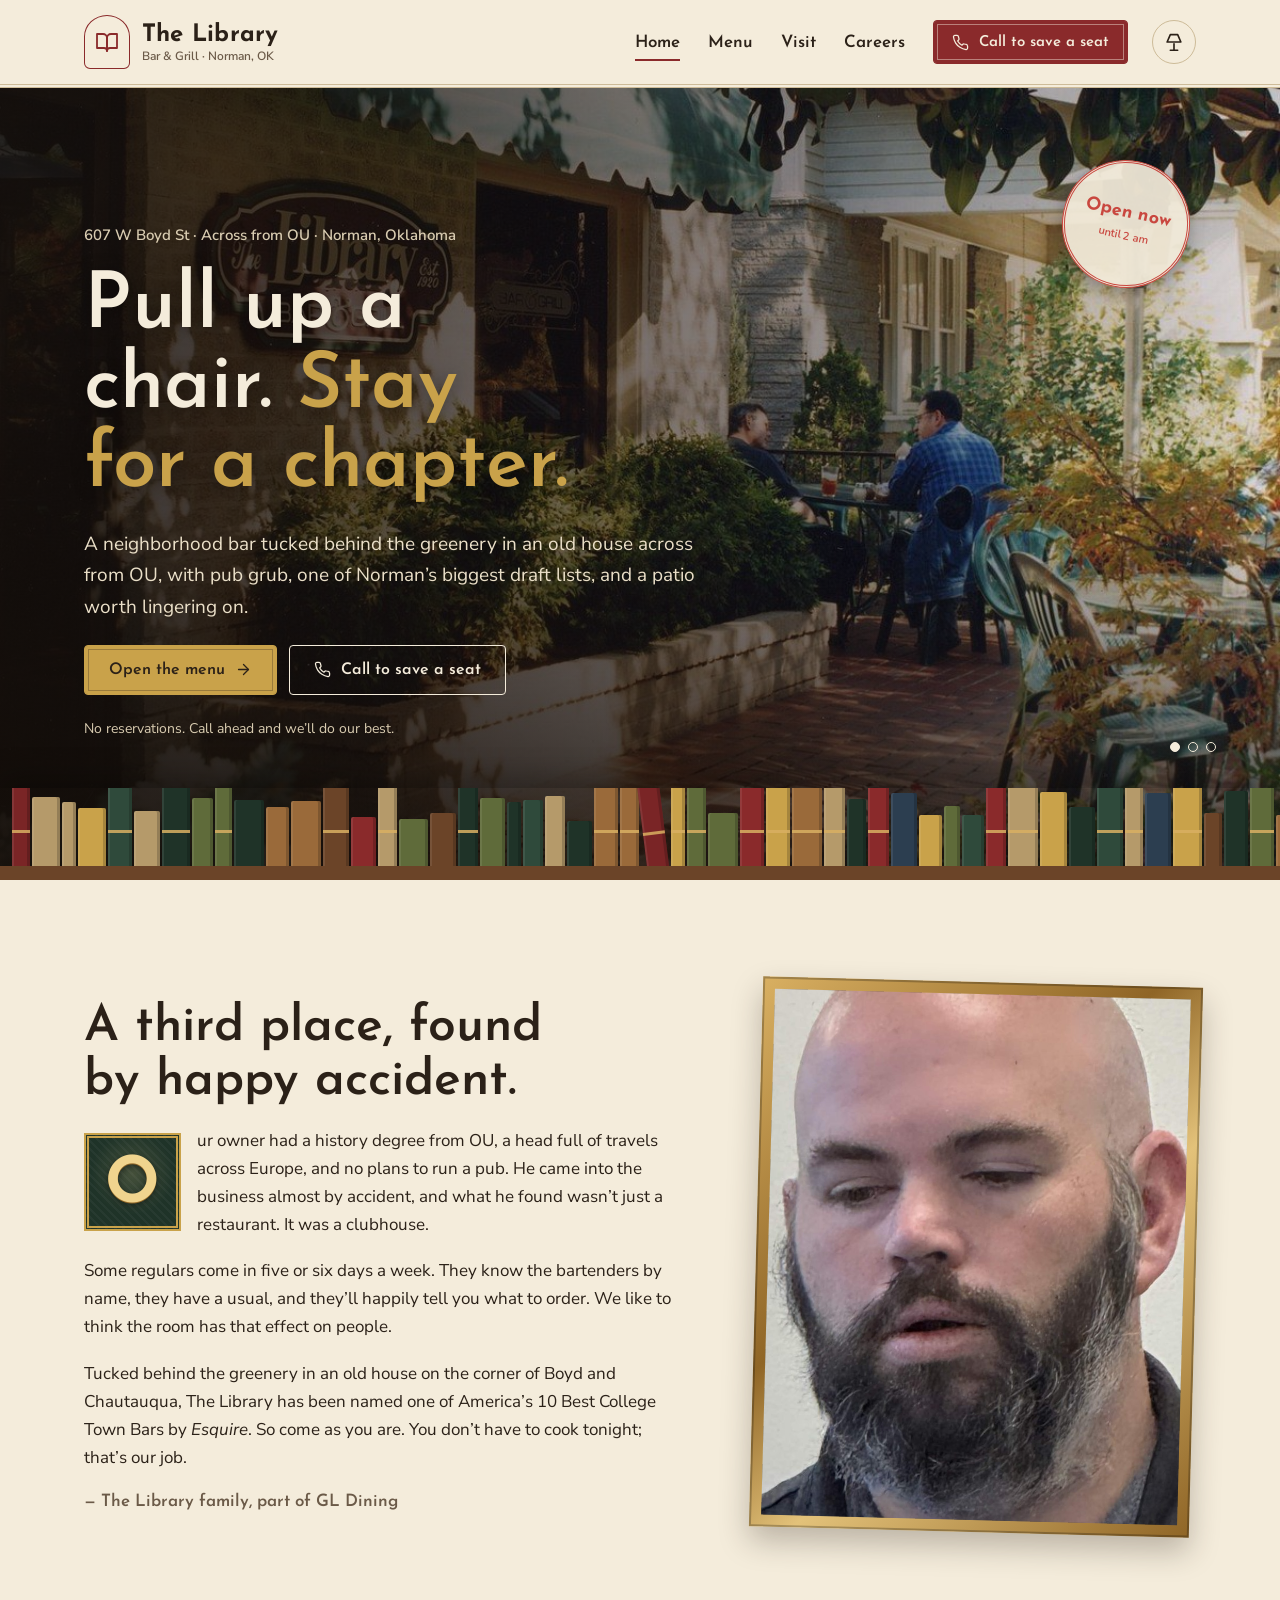
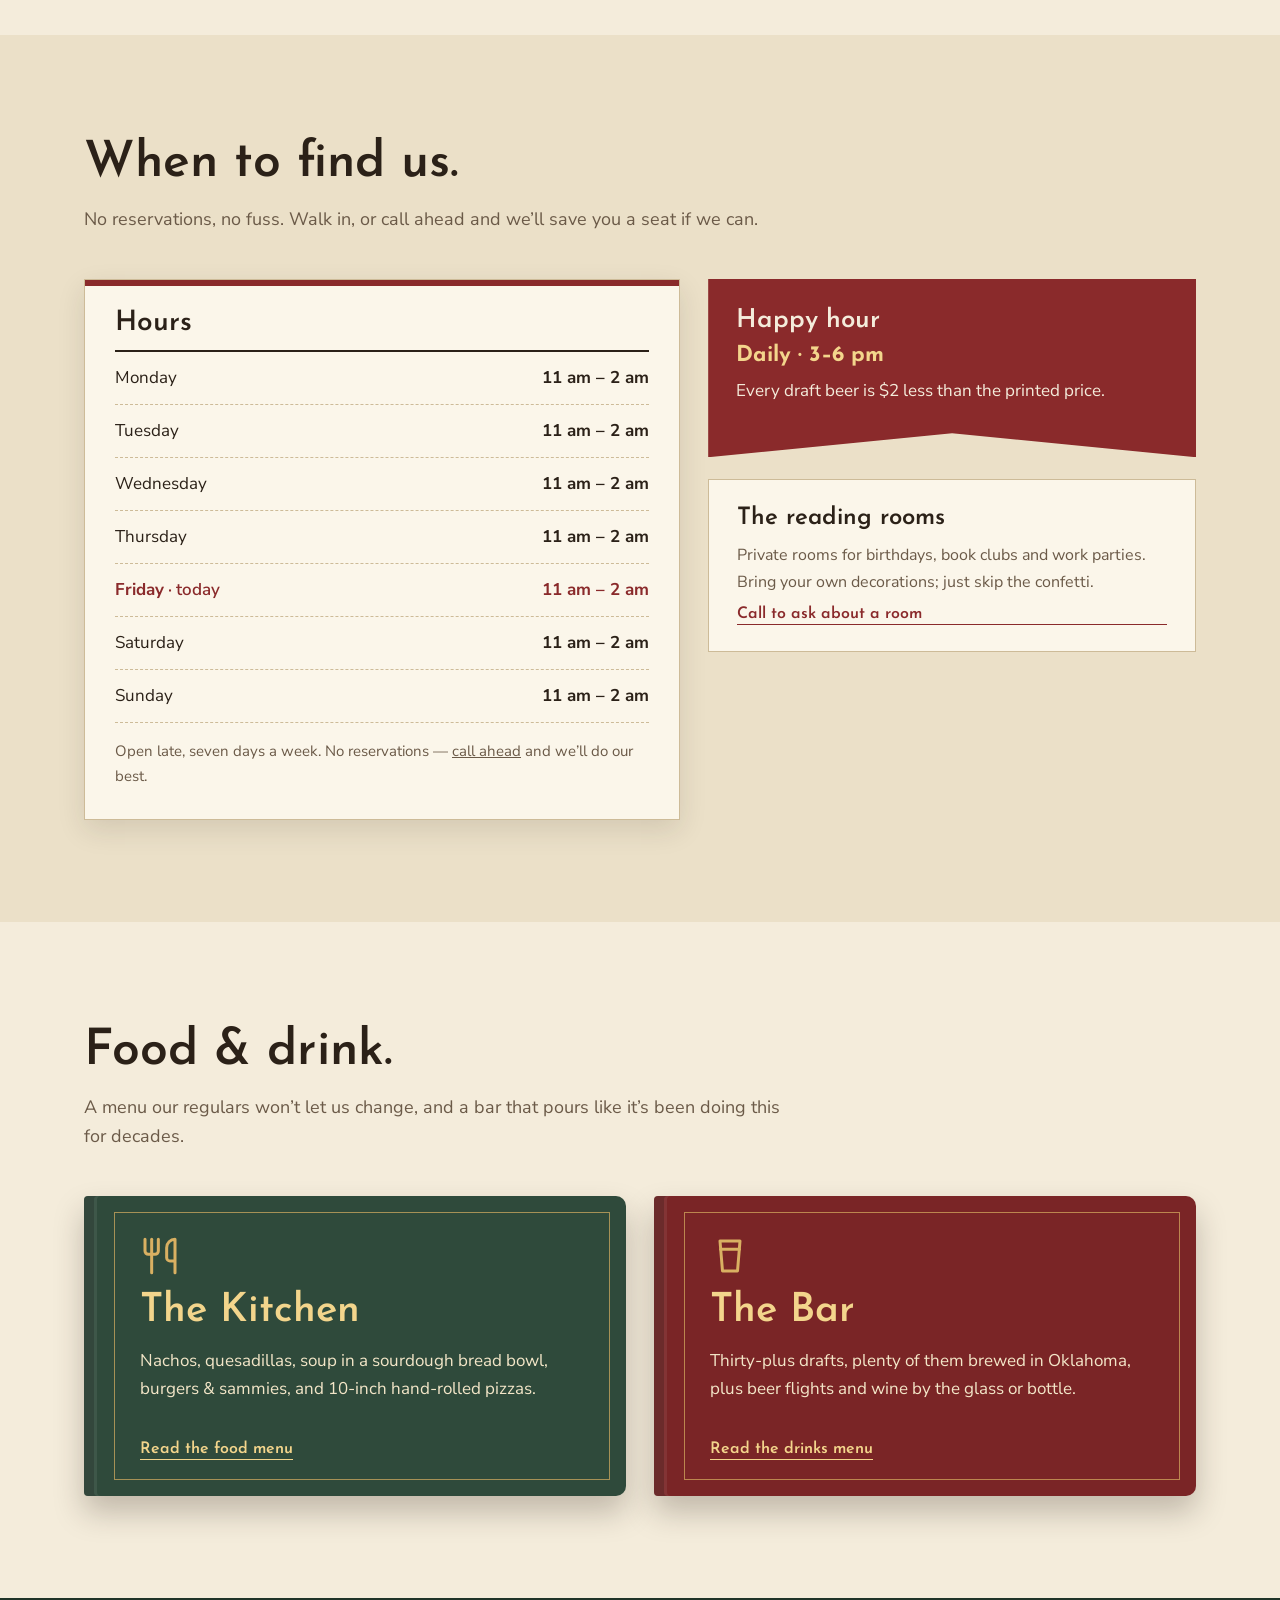
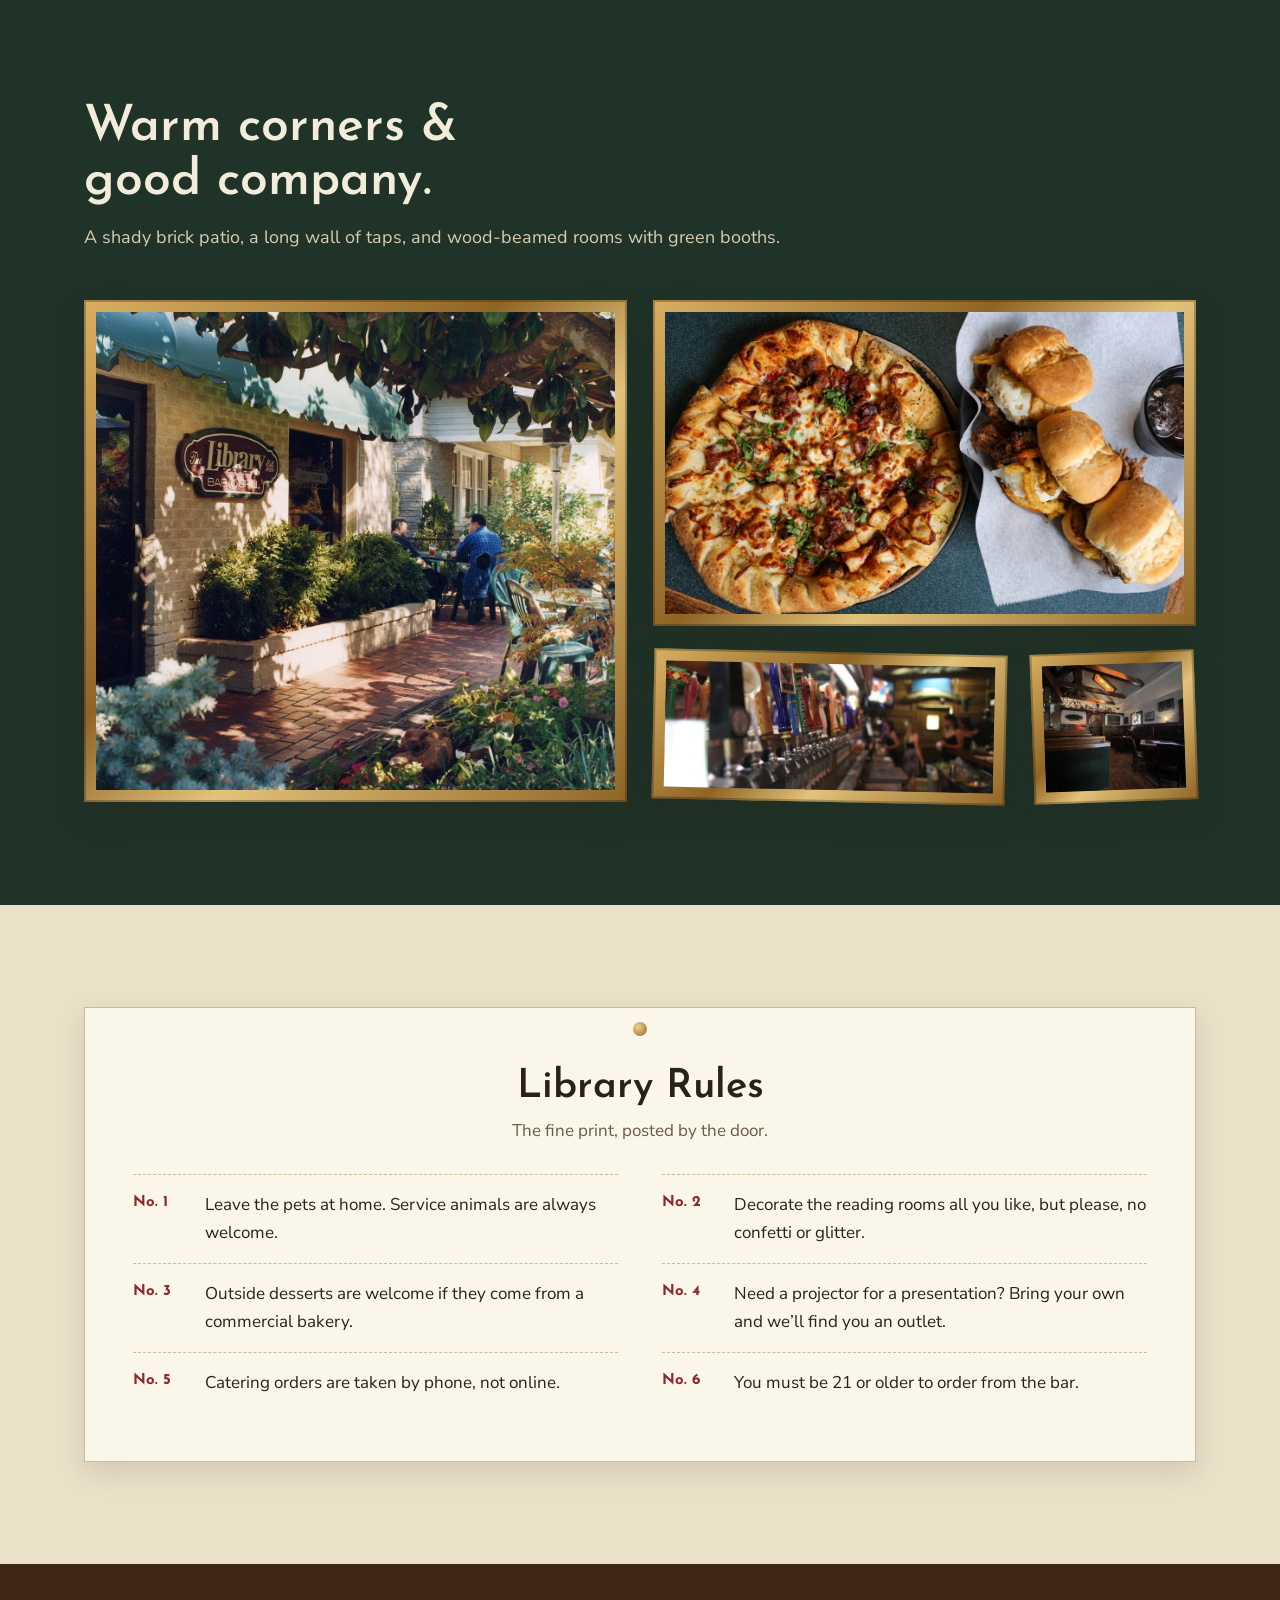
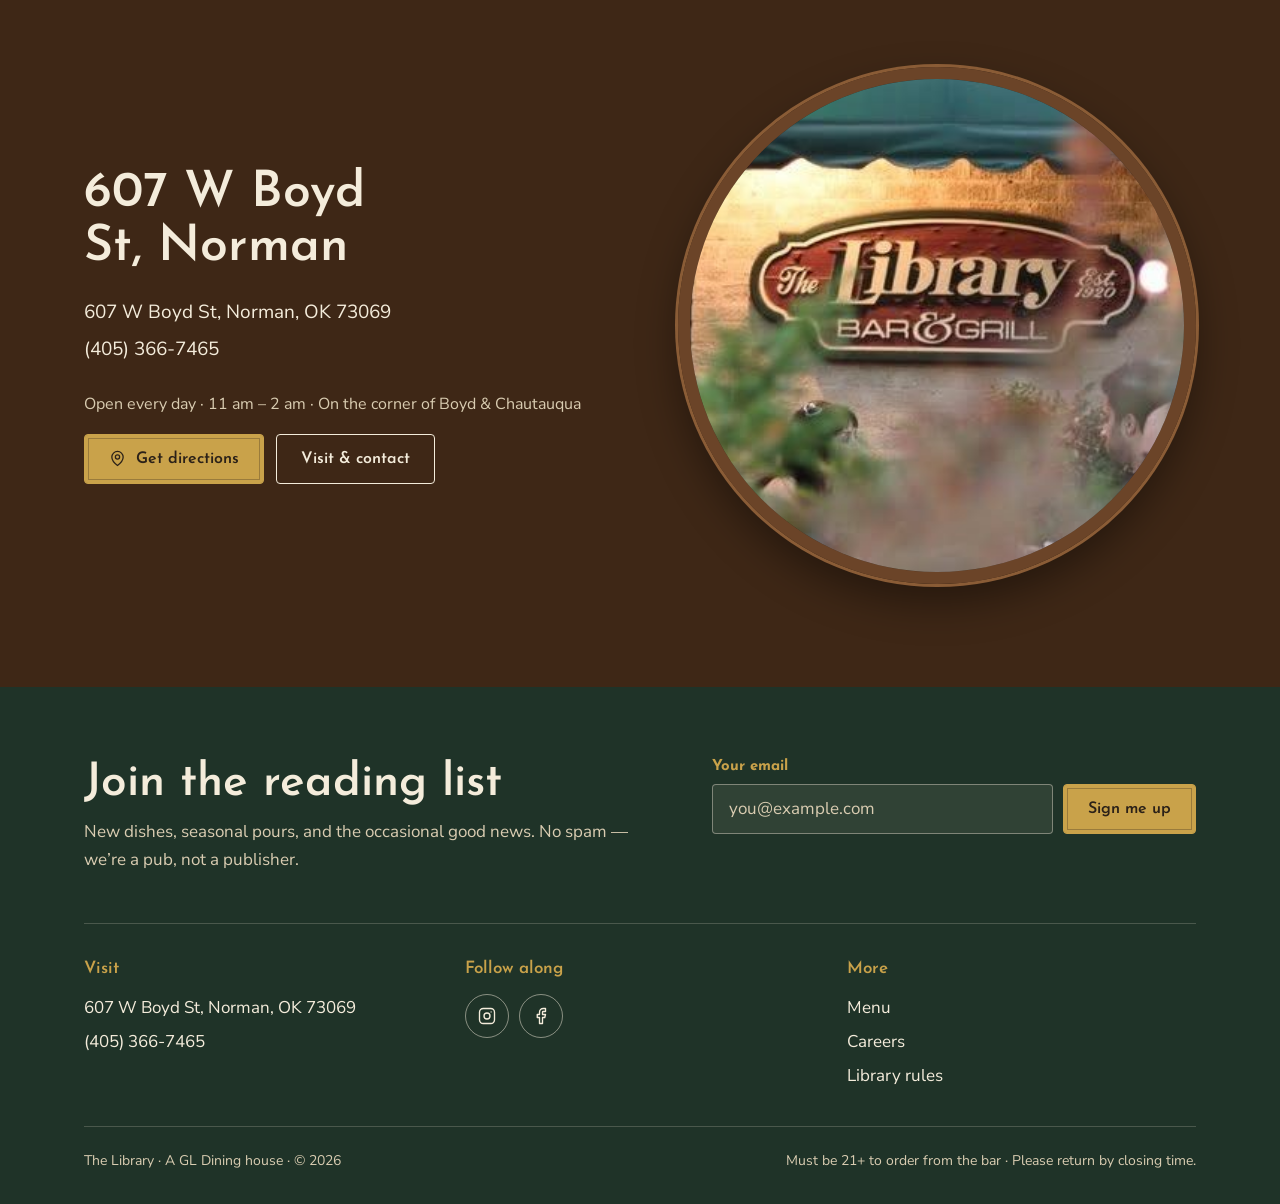
<file: index.html>
<!DOCTYPE html>
<html lang="en">
<head>
  <meta charset="UTF-8">
  <meta name="viewport" content="width=device-width, initial-scale=1.0">
  <title>The Library | Bar & Kitchen in Norman, OK</title>
  <meta name="description" content="An English-style pub on Boyd Street in Norman, Oklahoma. Comfort food, 35 beers on tap, and one of Norman’s best patios, across the street from OU.">
  <link rel="preconnect" href="https://fonts.googleapis.com">
  <link rel="preconnect" href="https://fonts.gstatic.com" crossorigin>
  <link href="https://fonts.googleapis.com/css2?family=Josefin+Sans:wght@400;600;700&amp;family=Nunito+Sans:wght@400;600;700&amp;display=swap" rel="stylesheet">
  <link rel="stylesheet" href="css/styles.css">
  <!-- Light or "lamps low" before the page draws: saved choice, otherwise dark after 6 pm -->
  <script>
    (function () {
      var mode = null;
      try { mode = localStorage.getItem("gl-mode"); } catch (e) {}
      if (!mode) { var h = new Date().getHours(); mode = (h >= 18 || h < 6) ? "dark" : "light"; }
      document.documentElement.setAttribute("data-mode", mode);
    })();
  </script>
</head>
<body>
  <a class="skip-link" href="#main">Skip to content</a>

  <!-- ===== HEADER (same on every page) ===== -->
  <header class="site-header">
    <nav class="wrap nav" aria-label="Main">
      <a class="brand" href="index.html">
        <span class="brand-plate"><svg viewBox="0 0 24 24" fill="none" stroke="currentColor" stroke-width="1.8" stroke-linecap="round" stroke-linejoin="round" aria-hidden="true"><path d="M2 4h6a4 4 0 0 1 4 4v13a3 3 0 0 0-3-3H2z"/><path d="M22 4h-6a4 4 0 0 0-4 4v13a3 3 0 0 1 3-3h7z"/></svg></span>
        <span class="brand-text"><span class="brand-name">The Library</span><span class="brand-sub">Bar &amp; Grill · Norman, OK</span></span>
      </a>
      <ul class="nav-links" id="nav-links">
          <li><a href="index.html" aria-current="page">Home</a></li>
          <li><a href="menu.html">Menu</a></li>
          <li><a href="contact.html">Visit</a></li>
          <li><a href="careers.html">Careers</a></li>
          <li><a class="btn btn--sm" href="tel:4053667465"><svg viewBox="0 0 24 24" fill="none" stroke="currentColor" stroke-width="1.8" stroke-linecap="round" stroke-linejoin="round" aria-hidden="true"><path d="M22 16.9v3a2 2 0 0 1-2.2 2 19.8 19.8 0 0 1-8.6-3.1 19.5 19.5 0 0 1-6-6A19.8 19.8 0 0 1 2.1 4.2 2 2 0 0 1 4.1 2h3a2 2 0 0 1 2 1.7c.1.9.4 1.8.7 2.7a2 2 0 0 1-.5 2.1L8 9.8a16 16 0 0 0 6 6l1.3-1.3a2 2 0 0 1 2.1-.4c.9.3 1.8.6 2.7.7a2 2 0 0 1 1.7 2z"/></svg> Call to save a seat</a></li>
      </ul>
      <div class="nav-actions">
        <button class="icon-btn lamp" type="button" aria-label="Dim the lamps (dark mode)"><svg viewBox="0 0 24 24" fill="none" stroke="currentColor" stroke-width="1.8" stroke-linecap="round" stroke-linejoin="round" aria-hidden="true"><path d="M8 21h8"/><path d="M12 21v-7"/><path d="M4.5 12h15L16 4H8z"/><g class="glow"><path d="M7 15.5 5.5 17.5M17 15.5l1.5 2M9.5 16l-.5 2.2M14.5 16l.5 2.2"/></g></svg></button>
        <button class="icon-btn nav-toggle" type="button" aria-label="Open menu" aria-expanded="false" aria-controls="nav-links"><svg viewBox="0 0 24 24" fill="none" stroke="currentColor" stroke-width="1.8" stroke-linecap="round" stroke-linejoin="round" aria-hidden="true"><path d="M4 6h16M4 12h16M4 18h16"/></svg></button>
      </div>
    </nav>
  </header>

  <main id="main">
    <!-- HERO: full photo slideshow with a shelf of books along the bottom -->
    <section class="hero" data-slideshow>
    <div class="slides">
      <img class="slide is-active" src="images/patio.jpg" alt="The Library's sign and shady brick patio on Boyd Street">
      <img class="slide" src="images/bar-taps.jpg" alt="A long row of draft beer taps behind the bar" loading="lazy">
      <img class="slide" src="images/pizza-sliders.jpg" alt="A BBQ chicken pizza and pot roast sliders" loading="lazy">
    </div>
    <div class="hero-scrim"></div>
    <div class="slide-dots"><button class="slide-dot is-active" aria-label="Show photo 1"></button><button class="slide-dot" aria-label="Show photo 2"></button><button class="slide-dot" aria-label="Show photo 3"></button></div>
      <div class="stamp" role="status">Open<br>daily</div>
      <div class="wrap hero-inner">
        <div class="hero-copy">
          <p class="hero-kicker">607 W Boyd St · Across from OU · Norman, Oklahoma</p>
          <h1>Pull up a chair. <em>Stay for a chapter.</em></h1>
          <p class="hero-lead">A neighborhood bar tucked behind the greenery in an old house across from OU, with pub grub, one of Norman’s biggest draft lists, and a patio worth lingering on.</p>
          <div class="hero-actions">
            <a class="btn btn--brass" href="menu.html">Open the menu <svg viewBox="0 0 24 24" fill="none" stroke="currentColor" stroke-width="1.8" stroke-linecap="round" stroke-linejoin="round" aria-hidden="true"><path d="M5 12h14"/><path d="m12 5 7 7-7 7"/></svg></a>
            <a class="btn btn--light" href="tel:4053667465"><svg viewBox="0 0 24 24" fill="none" stroke="currentColor" stroke-width="1.8" stroke-linecap="round" stroke-linejoin="round" aria-hidden="true"><path d="M22 16.9v3a2 2 0 0 1-2.2 2 19.8 19.8 0 0 1-8.6-3.1 19.5 19.5 0 0 1-6-6A19.8 19.8 0 0 1 2.1 4.2 2 2 0 0 1 4.1 2h3a2 2 0 0 1 2 1.7c.1.9.4 1.8.7 2.7a2 2 0 0 1-.5 2.1L8 9.8a16 16 0 0 0 6 6l1.3-1.3a2 2 0 0 1 2.1-.4c.9.3 1.8.6 2.7.7a2 2 0 0 1 1.7 2z"/></svg> Call to save a seat</a>
          </div>
          <p class="hero-note">No reservations. Call ahead and we’ll do our best.</p>
        </div>
      </div>

  <div class="shelf" aria-hidden="true"><span class="spine band" style="--w:18px;--h:94%;--c:#7a2526"></span><span class="spine" style="--w:28px;--h:88%;--c:#b59a6a"></span><span class="spine" style="--w:14px;--h:82%;--c:#b59a6a"></span><span class="spine" style="--w:28px;--h:75%;--c:#c9a24a"></span><span class="spine band" style="--w:24px;--h:59%;--c:#2f4a3b"></span><span class="spine" style="--w:26px;--h:71%;--c:#b59a6a"></span><span class="spine band" style="--w:28px;--h:89%;--c:#1f3328"></span><span class="spine" style="--w:21px;--h:87%;--c:#5f6b3a"></span><span class="spine band" style="--w:17px;--h:69%;--c:#5f6b3a"></span><span class="spine" style="--w:30px;--h:85%;--c:#1f3328"></span><span class="spine" style="--w:23px;--h:76%;--c:#9a6a3a"></span><span class="spine" style="--w:30px;--h:83%;--c:#9a6a3a"></span><span class="spine band" style="--w:26px;--h:84%;--c:#6b4428"></span><span class="spine" style="--w:25px;--h:63%;--c:#8a2a2b"></span><span class="spine band" style="--w:19px;--h:91%;--c:#b59a6a"></span><span class="spine" style="--w:29px;--h:60%;--c:#5f6b3a"></span><span class="spine" style="--w:26px;--h:68%;--c:#6b4428"></span><span class="spine band" style="--w:20px;--h:92%;--c:#1f3328"></span><span class="spine" style="--w:25px;--h:87%;--c:#5f6b3a"></span><span class="spine" style="--w:14px;--h:82%;--c:#1f3328"></span><span class="spine" style="--w:20px;--h:85%;--c:#2f4a3b"></span><span class="spine" style="--w:20px;--h:90%;--c:#b59a6a"></span><span class="spine" style="--w:25px;--h:58%;--c:#1f3328"></span><span class="spine band" style="--w:24px;--h:87%;--c:#9a6a3a"></span><span class="spine band" style="--w:19px;--h:93%;--c:#9a6a3a"></span><span class="spine band lean" style="--w:22px;--h:60%;--c:#7a2526"></span><span class="spine band" style="--w:14px;--h:75%;--c:#c9a24a"></span><span class="spine band" style="--w:19px;--h:80%;--c:#5f6b3a"></span><span class="spine" style="--w:30px;--h:68%;--c:#5f6b3a"></span><span class="spine band" style="--w:24px;--h:89%;--c:#8a2a2b"></span><span class="spine band" style="--w:24px;--h:84%;--c:#c9a24a"></span><span class="spine band" style="--w:30px;--h:71%;--c:#9a6a3a"></span><span class="spine band" style="--w:21px;--h:59%;--c:#b59a6a"></span><span class="spine" style="--w:19px;--h:86%;--c:#1f3328"></span><span class="spine band" style="--w:21px;--h:91%;--c:#8a2a2b"></span><span class="spine" style="--w:26px;--h:94%;--c:#2c3e50"></span><span class="spine" style="--w:23px;--h:66%;--c:#c9a24a"></span><span class="spine" style="--w:16px;--h:77%;--c:#5f6b3a"></span><span class="spine" style="--w:22px;--h:66%;--c:#2f4a3b"></span><span class="spine band" style="--w:20px;--h:94%;--c:#8a2a2b"></span><span class="spine band" style="--w:30px;--h:60%;--c:#b59a6a"></span><span class="spine" style="--w:27px;--h:95%;--c:#c9a24a"></span><span class="spine" style="--w:26px;--h:76%;--c:#1f3328"></span><span class="spine band" style="--w:26px;--h:76%;--c:#2f4a3b"></span><span class="spine band" style="--w:18px;--h:79%;--c:#b59a6a"></span><span class="spine" style="--w:26px;--h:93%;--c:#2c3e50"></span><span class="spine band" style="--w:29px;--h:92%;--c:#c9a24a"></span><span class="spine" style="--w:18px;--h:68%;--c:#6b4428"></span><span class="spine" style="--w:24px;--h:96%;--c:#1f3328"></span><span class="spine band" style="--w:24px;--h:65%;--c:#5f6b3a"></span><span class="spine" style="--w:29px;--h:66%;--c:#9a6a3a"></span><span class="spine band" style="--w:15px;--h:84%;--c:#7a2526"></span><span class="spine band" style="--w:18px;--h:66%;--c:#2c3e50"></span><span class="spine" style="--w:26px;--h:62%;--c:#9a6a3a"></span><span class="spine" style="--w:22px;--h:81%;--c:#5f6b3a"></span><span class="spine" style="--w:28px;--h:75%;--c:#7a2526"></span><span class="spine band" style="--w:14px;--h:58%;--c:#7a2526"></span><span class="spine" style="--w:15px;--h:70%;--c:#c9a24a"></span><span class="spine band" style="--w:19px;--h:65%;--c:#8a2a2b"></span><span class="spine" style="--w:17px;--h:85%;--c:#b59a6a"></span><span class="spine" style="--w:23px;--h:93%;--c:#5f6b3a"></span><span class="spine band" style="--w:20px;--h:78%;--c:#2f4a3b"></span><span class="spine band" style="--w:23px;--h:96%;--c:#2c3e50"></span><span class="spine" style="--w:16px;--h:62%;--c:#2c3e50"></span><span class="spine" style="--w:17px;--h:74%;--c:#c9a24a"></span><span class="spine band" style="--w:29px;--h:80%;--c:#5f6b3a"></span><span class="spine band" style="--w:20px;--h:73%;--c:#2c3e50"></span><span class="spine" style="--w:28px;--h:63%;--c:#9a6a3a"></span><span class="spine band" style="--w:26px;--h:77%;--c:#2f4a3b"></span><span class="spine band" style="--w:23px;--h:73%;--c:#2c3e50"></span><span class="spine band" style="--w:16px;--h:73%;--c:#c9a24a"></span><span class="spine" style="--w:16px;--h:75%;--c:#1f3328"></span><span class="spine" style="--w:14px;--h:58%;--c:#5f6b3a"></span><span class="spine" style="--w:29px;--h:67%;--c:#7a2526"></span><span class="spine band" style="--w:16px;--h:90%;--c:#6b4428"></span><span class="spine band" style="--w:18px;--h:78%;--c:#5f6b3a"></span><span class="spine band" style="--w:23px;--h:66%;--c:#c9a24a"></span><span class="spine" style="--w:15px;--h:78%;--c:#9a6a3a"></span><span class="spine band" style="--w:20px;--h:69%;--c:#5f6b3a"></span><span class="spine" style="--w:21px;--h:74%;--c:#7a2526"></span><span class="spine" style="--w:27px;--h:93%;--c:#5f6b3a"></span><span class="spine" style="--w:28px;--h:58%;--c:#b59a6a"></span><span class="spine lean" style="--w:29px;--h:59%;--c:#b59a6a"></span><span class="spine" style="--w:25px;--h:95%;--c:#6b4428"></span><span class="spine band" style="--w:22px;--h:83%;--c:#9a6a3a"></span><span class="spine band" style="--w:21px;--h:89%;--c:#2f4a3b"></span><span class="spine band" style="--w:28px;--h:72%;--c:#c9a24a"></span><span class="spine" style="--w:21px;--h:84%;--c:#2c3e50"></span><span class="spine" style="--w:22px;--h:72%;--c:#2f4a3b"></span><span class="spine" style="--w:25px;--h:68%;--c:#1f3328"></span><span class="spine" style="--w:23px;--h:77%;--c:#5f6b3a"></span><span class="spine" style="--w:28px;--h:96%;--c:#7a2526"></span><span class="spine band" style="--w:30px;--h:94%;--c:#b59a6a"></span><span class="spine" style="--w:20px;--h:94%;--c:#2f4a3b"></span><span class="spine" style="--w:25px;--h:82%;--c:#1f3328"></span><span class="spine" style="--w:15px;--h:91%;--c:#7a2526"></span><span class="spine" style="--w:22px;--h:63%;--c:#6b4428"></span><span class="spine" style="--w:16px;--h:86%;--c:#c9a24a"></span><span class="spine" style="--w:27px;--h:83%;--c:#6b4428"></span><span class="spine band" style="--w:29px;--h:71%;--c:#7a2526"></span><span class="spine band" style="--w:17px;--h:76%;--c:#5f6b3a"></span><span class="spine band lean" style="--w:14px;--h:70%;--c:#1f3328"></span><span class="spine band" style="--w:21px;--h:74%;--c:#c9a24a"></span><span class="spine" style="--w:20px;--h:75%;--c:#5f6b3a"></span><span class="spine band" style="--w:28px;--h:68%;--c:#1f3328"></span><span class="spine" style="--w:17px;--h:71%;--c:#9a6a3a"></span><span class="spine lean" style="--w:17px;--h:59%;--c:#7a2526"></span><span class="spine" style="--w:23px;--h:66%;--c:#7a2526"></span><span class="spine" style="--w:23px;--h:85%;--c:#1f3328"></span><span class="spine band" style="--w:24px;--h:58%;--c:#7a2526"></span></div>

    </section>

    <!-- CHAPTER I: STORY -->
    <section class="band">
      <div class="wrap story">
        <div class="story-text">
          
          <h2 style="font-size:clamp(34px,4.4vw,50px)">A third place, found by happy accident.</h2>
          <p class="dropcap">Our owner had a history degree from OU, a head full of travels across Europe, and no plans to run a pub. He came into the business almost by accident, and what he found wasn’t just a restaurant. It was a clubhouse.</p>
          <p>Some regulars come in five or six days a week. They know the bartenders by name, they have a usual, and they’ll happily tell you what to order. We like to think the room has that effect on people.</p>
          <p>Tucked behind the greenery in an old house on the corner of Boyd and Chautauqua, The Library has been named one of America’s 10 Best College Town Bars by <em>Esquire</em>. So come as you are. You don’t have to cook tonight; that’s our job.</p>
          <p class="signature">— The Library family, part of GL Dining</p>
        </div>
        <div class="frame frame--tilt" style="aspect-ratio:4/5">
          <img src="images/owner.jpg" alt="The Library's owner" loading="lazy">
        </div>
      </div>
    </section>

    <!-- CHAPTER II: TODAY -->
    <section class="band band--alt">
      <div class="wrap">
        <div class="heading">
          
          <h2>When to find us.</h2>
          <p>No reservations, no fuss. Walk in, or call ahead and we’ll save you a seat if we can.</p>
        </div>
        <div class="today-grid">
        <div class="due-card">
          <div class="due-head"><h3>Hours</h3></div>
          <div class="due-row" data-day="1"><span>Monday</span><strong>11 am – 2 am</strong></div>
          <div class="due-row" data-day="2"><span>Tuesday</span><strong>11 am – 2 am</strong></div>
          <div class="due-row" data-day="3"><span>Wednesday</span><strong>11 am – 2 am</strong></div>
          <div class="due-row" data-day="4"><span>Thursday</span><strong>11 am – 2 am</strong></div>
          <div class="due-row" data-day="5"><span>Friday</span><strong>11 am – 2 am</strong></div>
          <div class="due-row" data-day="6"><span>Saturday</span><strong>11 am – 2 am</strong></div>
          <div class="due-row" data-day="0"><span>Sunday</span><strong>11 am – 2 am</strong></div>
          <p class="due-foot">Open late, seven days a week. No reservations — <a href="tel:4053667465">call ahead</a> and we’ll do our best.</p>
        </div>
          <div class="side-cards">
            <div class="bookmark">
              <h3>Happy hour</h3>
              <p class="big">Daily · 3–6 pm</p>
              <p>Every draft beer is $2 less than the printed price.</p>
            </div>
            <div class="note-card">
              <h3>The reading rooms</h3>
              <p>Private rooms for birthdays, book clubs and work parties. Bring your own decorations; just skip the confetti.</p>
              <a class="link" href="tel:4053667465">Call to ask about a room</a>
            </div>
          </div>
        </div>
      </div>
    </section>

    <!-- CHAPTER III: MENU COVERS -->
    <section class="band">
      <div class="wrap">
        <div class="heading">
          
          <h2>Food &amp; drink.</h2>
          <p>A menu our regulars won’t let us change, and a bar that pours like it’s been doing this for decades.</p>
        </div>
        <div class="covers">
          <a class="cover cover--green" href="menu.html">
            <svg class="emblem" viewBox="0 0 24 24" fill="none" stroke="currentColor" stroke-width="1.8" stroke-linecap="round" stroke-linejoin="round" aria-hidden="true"><path d="M3 2v7c0 1.1.9 2 2 2h4a2 2 0 0 0 2-2V2"/><path d="M7 2v20"/><path d="M21 15V2a5 5 0 0 0-5 5v6c0 1.1.9 2 2 2h3zm0 0v7"/></svg>
            <h3>The Kitchen</h3>
            <p>Nachos, quesadillas, soup in a sourdough bread bowl, burgers &amp; sammies, and 10-inch hand-rolled pizzas.</p>
            <span class="link">Read the food menu</span>
          </a>
          <a class="cover cover--red" href="menu.html#drinks">
            <svg class="emblem" viewBox="0 0 24 24" fill="none" stroke="currentColor" stroke-width="1.8" stroke-linecap="round" stroke-linejoin="round" aria-hidden="true"><path d="M6 3h12l-1.5 18h-9z"/><path d="M6.4 8h11.2"/></svg>
            <h3>The Bar</h3>
            <p>Thirty-plus drafts, plenty of them brewed in Oklahoma, plus beer flights and wine by the glass or bottle.</p>
            <span class="link">Read the drinks menu</span>
          </a>
        </div>
      </div>
    </section>

    <!-- CHAPTER IV: SALON WALL -->
    <section class="band salon">
      <div class="wrap">
        <div class="heading">
          
          <h2>Warm corners &amp; good company.</h2>
          <p>A shady brick patio, a long wall of taps, and wood-beamed rooms with green booths.</p>
        </div>
        <div class="salon-grid">
          <div class="frame"><img src="images/patio.jpg" alt="Guests on the brick patio under the green awning" loading="lazy"></div>
          <div class="frame"><img src="images/pizza-sliders.jpg" alt="BBQ chicken pizza and pot roast sliders" loading="lazy"></div>
          <div class="frame"><img src="images/bar-taps.jpg" alt="Draft taps lined up along the bar" loading="lazy"></div>
          <div class="frame"><img src="images/dining-room.jpg" alt="The wood-beamed dining room with green booths" loading="lazy"></div>
        </div>
      </div>
    </section>

    <!-- RULES -->
    <section class="band band--alt">
      <div class="wrap">
      <div class="rules" id="rules">
        <h2>Library Rules</h2>
        <p>The fine print, posted by the door.</p>
        <ol>
          <li>Leave the pets at home. Service animals are always welcome.</li>
          <li>Decorate the reading rooms all you like, but please, no confetti or glitter.</li>
          <li>Outside desserts are welcome if they come from a commercial bakery.</li>
          <li>Need a projector for a presentation? Bring your own and we’ll find you an outlet.</li>
          <li>Catering orders are taken by phone, not online.</li>
          <li>You must be 21 or older to order from the bar.</li>
        </ol>
      </div>
      </div>
    </section>

    <!-- VISIT -->
    <section class="band visit">
      <div class="wrap visit-grid">
        <div style="display:flex;flex-direction:column;gap:16px;align-items:flex-start">
          
          <h2>607 W Boyd St, Norman</h2>
          <div class="visit-lines">
            <a href="https://maps.google.com/?q=607+W+Boyd+St+Norman+OK" target="_blank" rel="noopener">607 W Boyd St, Norman, OK 73069</a>
            <a href="tel:4053667465">(405) 366-7465</a>
          </div>
          <p class="muted">Open every day · 11 am – 2 am · On the corner of Boyd &amp; Chautauqua</p>
          <div class="hero-actions">
            <a class="btn btn--brass" href="https://maps.google.com/?q=607+W+Boyd+St+Norman+OK" target="_blank" rel="noopener"><svg viewBox="0 0 24 24" fill="none" stroke="currentColor" stroke-width="1.8" stroke-linecap="round" stroke-linejoin="round" aria-hidden="true"><path d="M20 10c0 6-8 12-8 12S4 16 4 10a8 8 0 0 1 16 0z"/><circle cx="12" cy="10" r="3"/></svg> Get directions</a>
            <a class="btn btn--light" href="contact.html">Visit &amp; contact</a>
          </div>
        </div>
        <div class="porthole"><img src="images/sign.jpg" alt="The Library Bar &amp; Grill sign" loading="lazy"></div>
      </div>
    </section>
  </main>

  <!-- ===== FOOTER (same on every page) ===== -->
  <footer class="site-footer">
    <div class="wrap">
      <div class="footer-top">
        <div>
          <h2>Join the reading list</h2>
          <p>New dishes, seasonal pours, and the occasional good news. No spam — we’re a pub, not a publisher.</p>
        </div>
        <form class="signup" novalidate>
          <label for="signup-email">Your email</label>
          <input id="signup-email" type="email" autocomplete="email" placeholder="you@example.com" required>
          <button class="btn btn--brass" type="submit">Sign me up</button>
          <p class="signup-msg" role="status"></p>
        </form>
      </div>
      <div class="footer-cols">
        <div>
          <h3>Visit</h3>
          <a href="https://maps.google.com/?q=607+W+Boyd+St+Norman+OK" target="_blank" rel="noopener">607 W Boyd St, Norman, OK 73069</a>
          <a href="tel:4053667465">(405) 366-7465</a>
        </div>
        <div>
          <h3>Follow along</h3>
          <div class="socials">
            <a class="social" href="#" aria-label="Instagram"><svg viewBox="0 0 24 24" fill="none" stroke="currentColor" stroke-width="1.8" stroke-linecap="round" stroke-linejoin="round" aria-hidden="true"><rect x="2" y="2" width="20" height="20" rx="5"/><circle cx="12" cy="12" r="4"/><path d="M17.5 6.5h.01"/></svg></a>
            <a class="social" href="#" aria-label="Facebook"><svg viewBox="0 0 24 24" fill="none" stroke="currentColor" stroke-width="1.8" stroke-linecap="round" stroke-linejoin="round" aria-hidden="true"><path d="M18 2h-3a5 5 0 0 0-5 5v3H7v4h3v8h4v-8h3l1-4h-4V7a1 1 0 0 1 1-1h3z"/></svg></a>
          </div>
        </div>
        <div>
          <h3>More</h3>
          <a href="menu.html">Menu</a>
          <a href="careers.html">Careers</a>
          <a href="contact.html#rules">Library rules</a>
        </div>
      </div>
      <div class="footer-bottom">
        <span>The Library · A GL Dining house · © <span id="year">2026</span></span>
        <span>Must be 21+ to order from the bar · Please return by closing time.</span>
      </div>
    </div>
  </footer>

  <script src="js/main.js"></script>

</body>
</html>
</file>
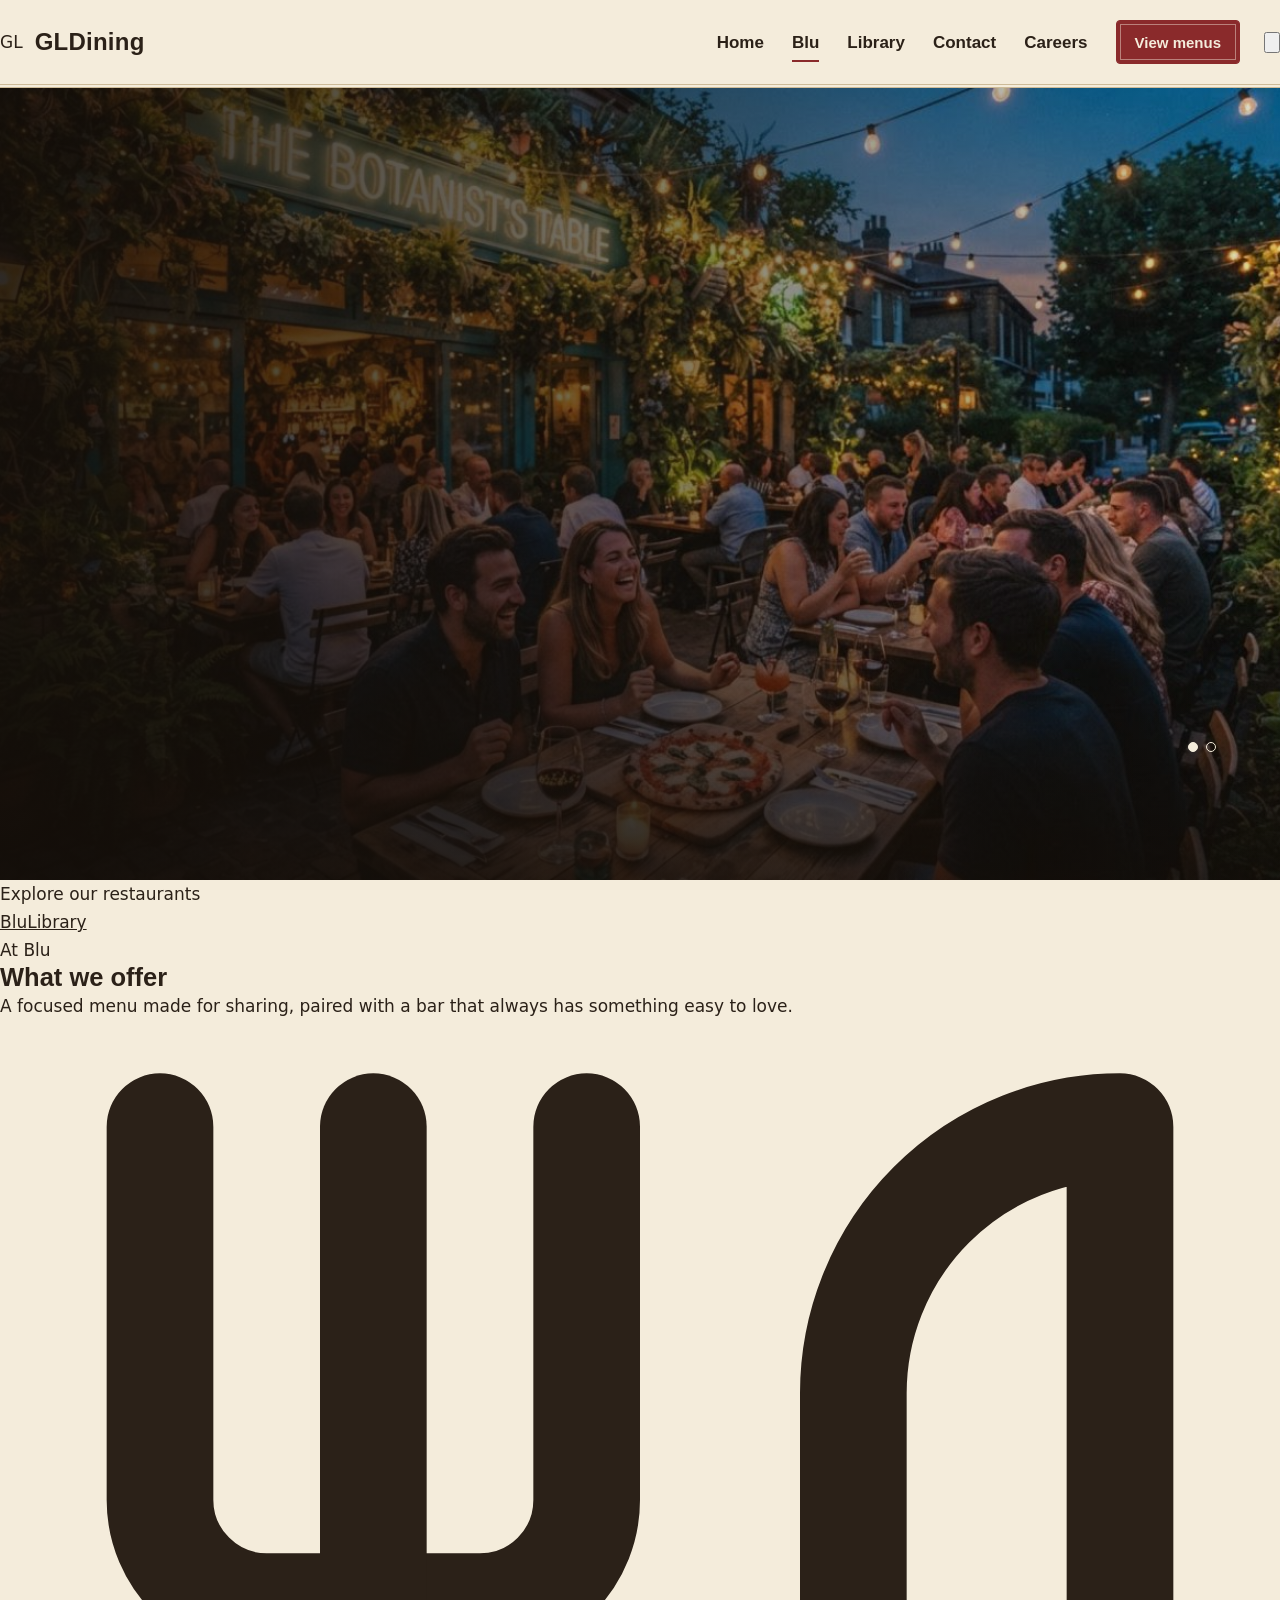
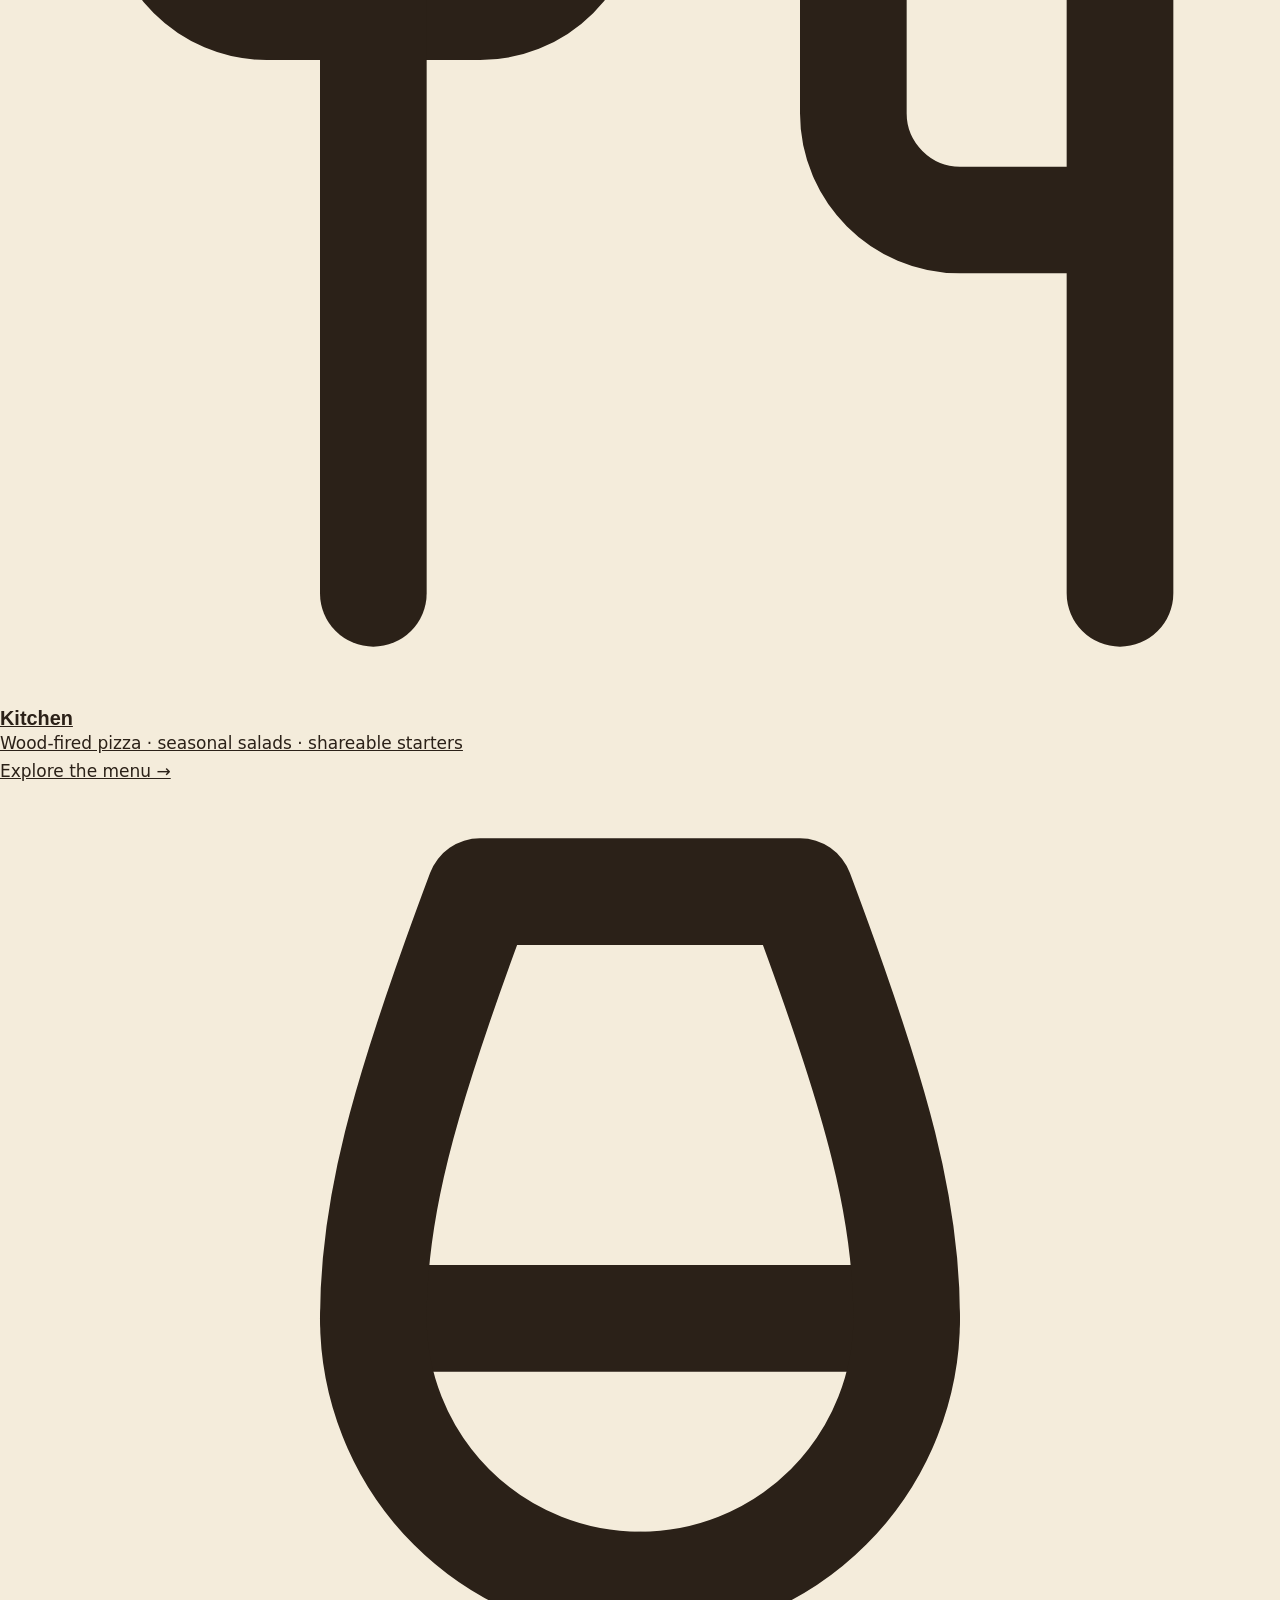
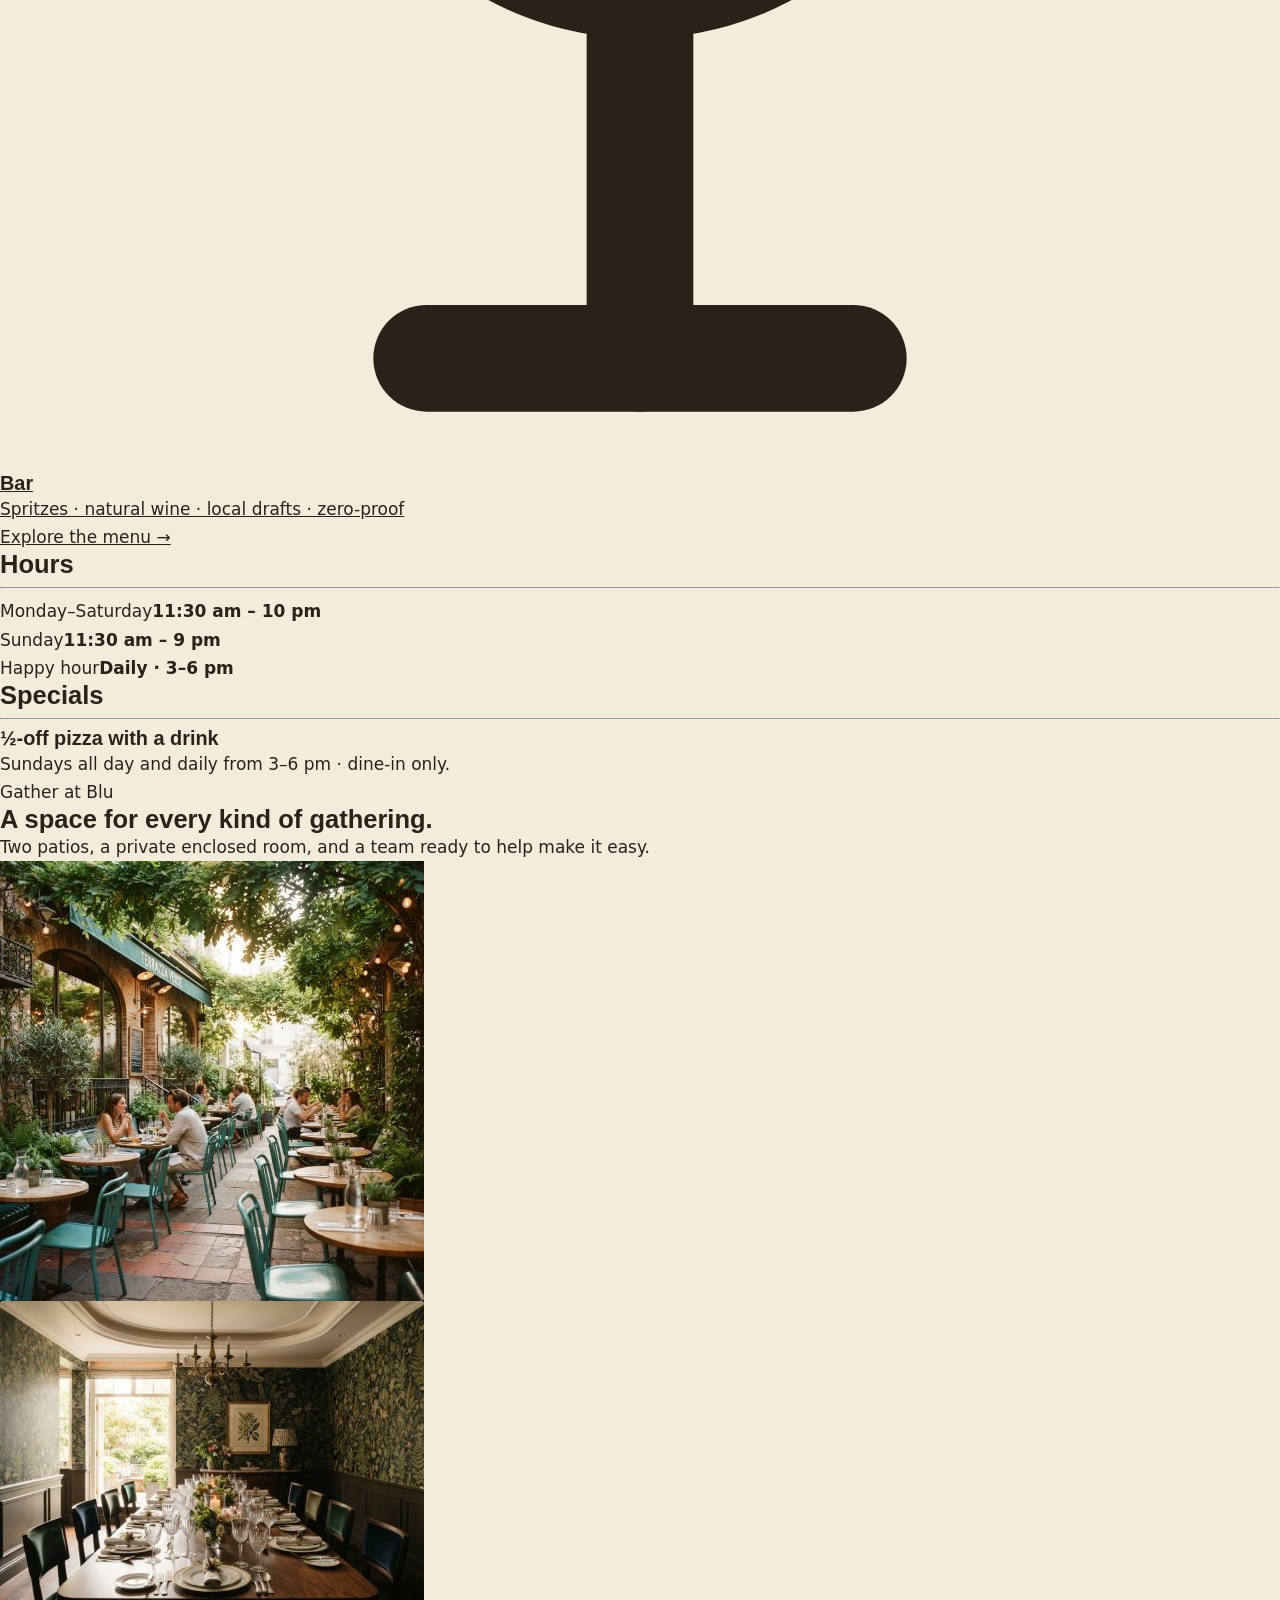
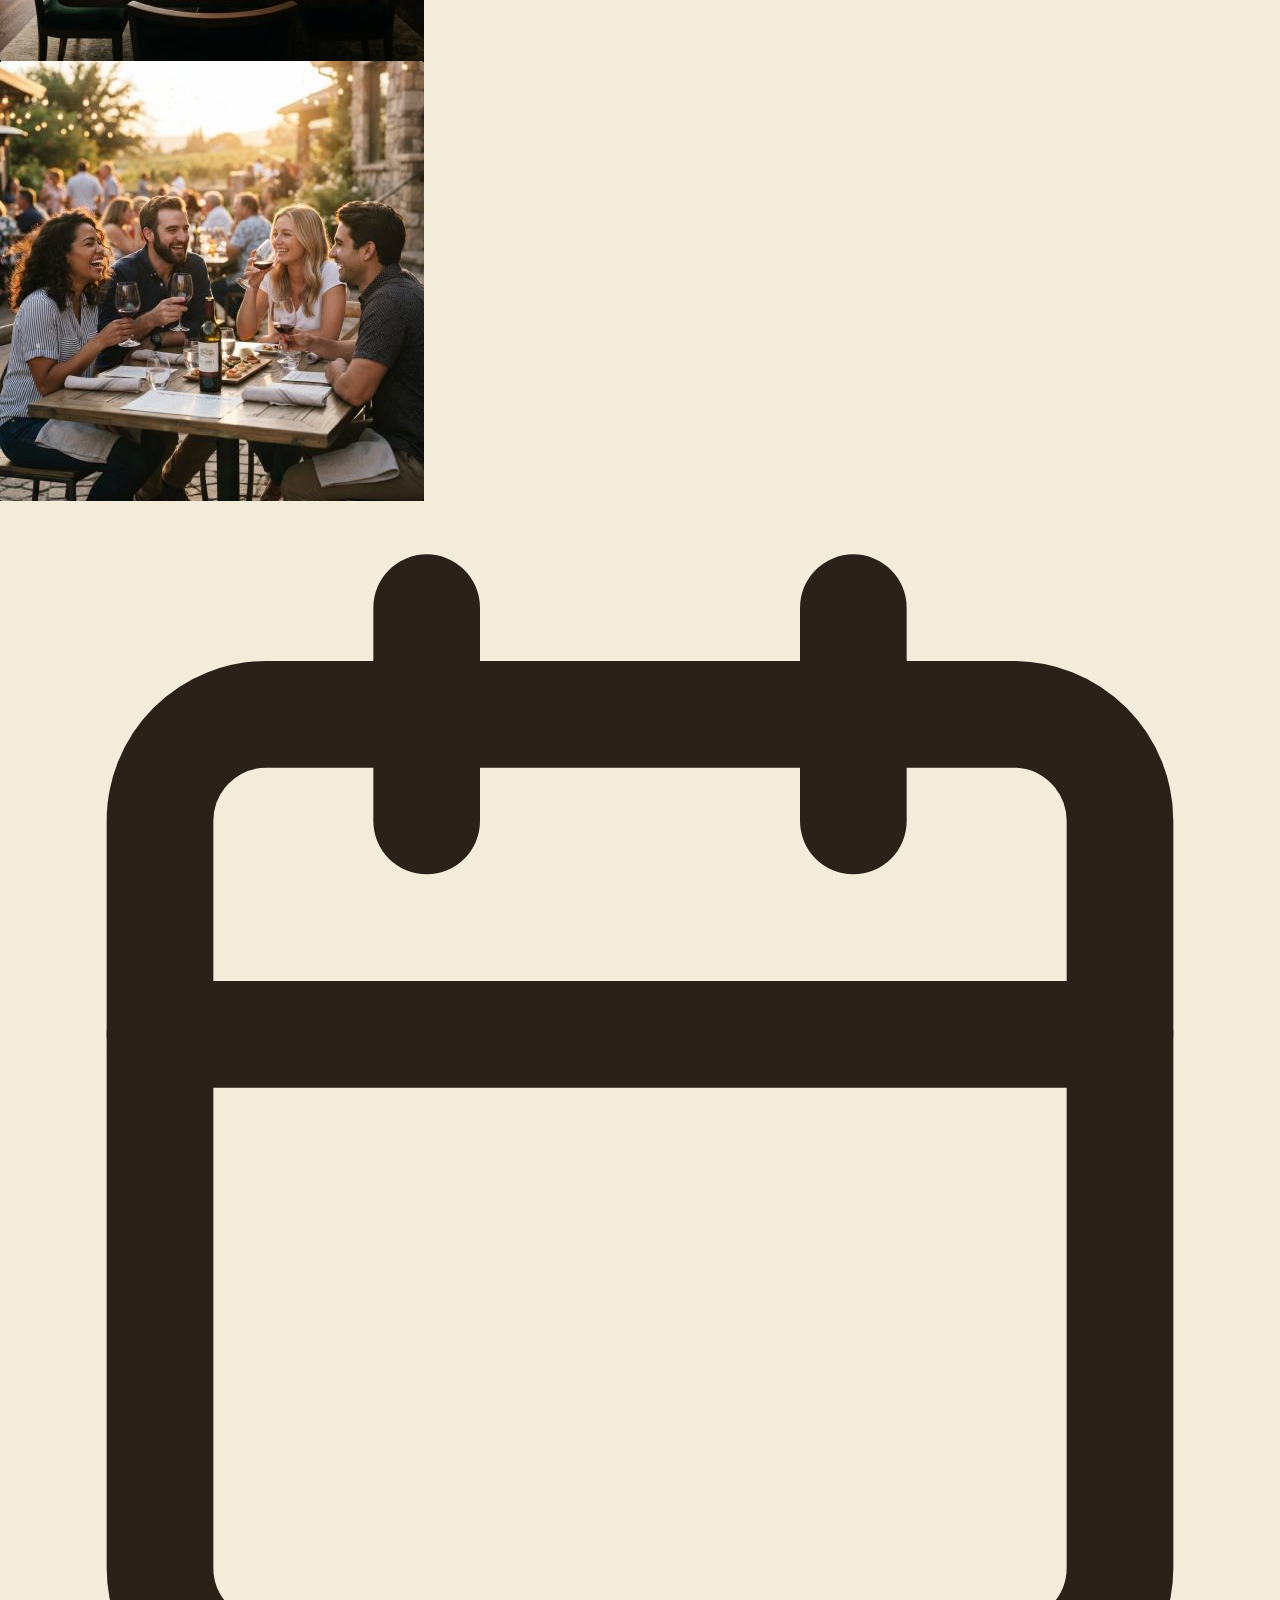
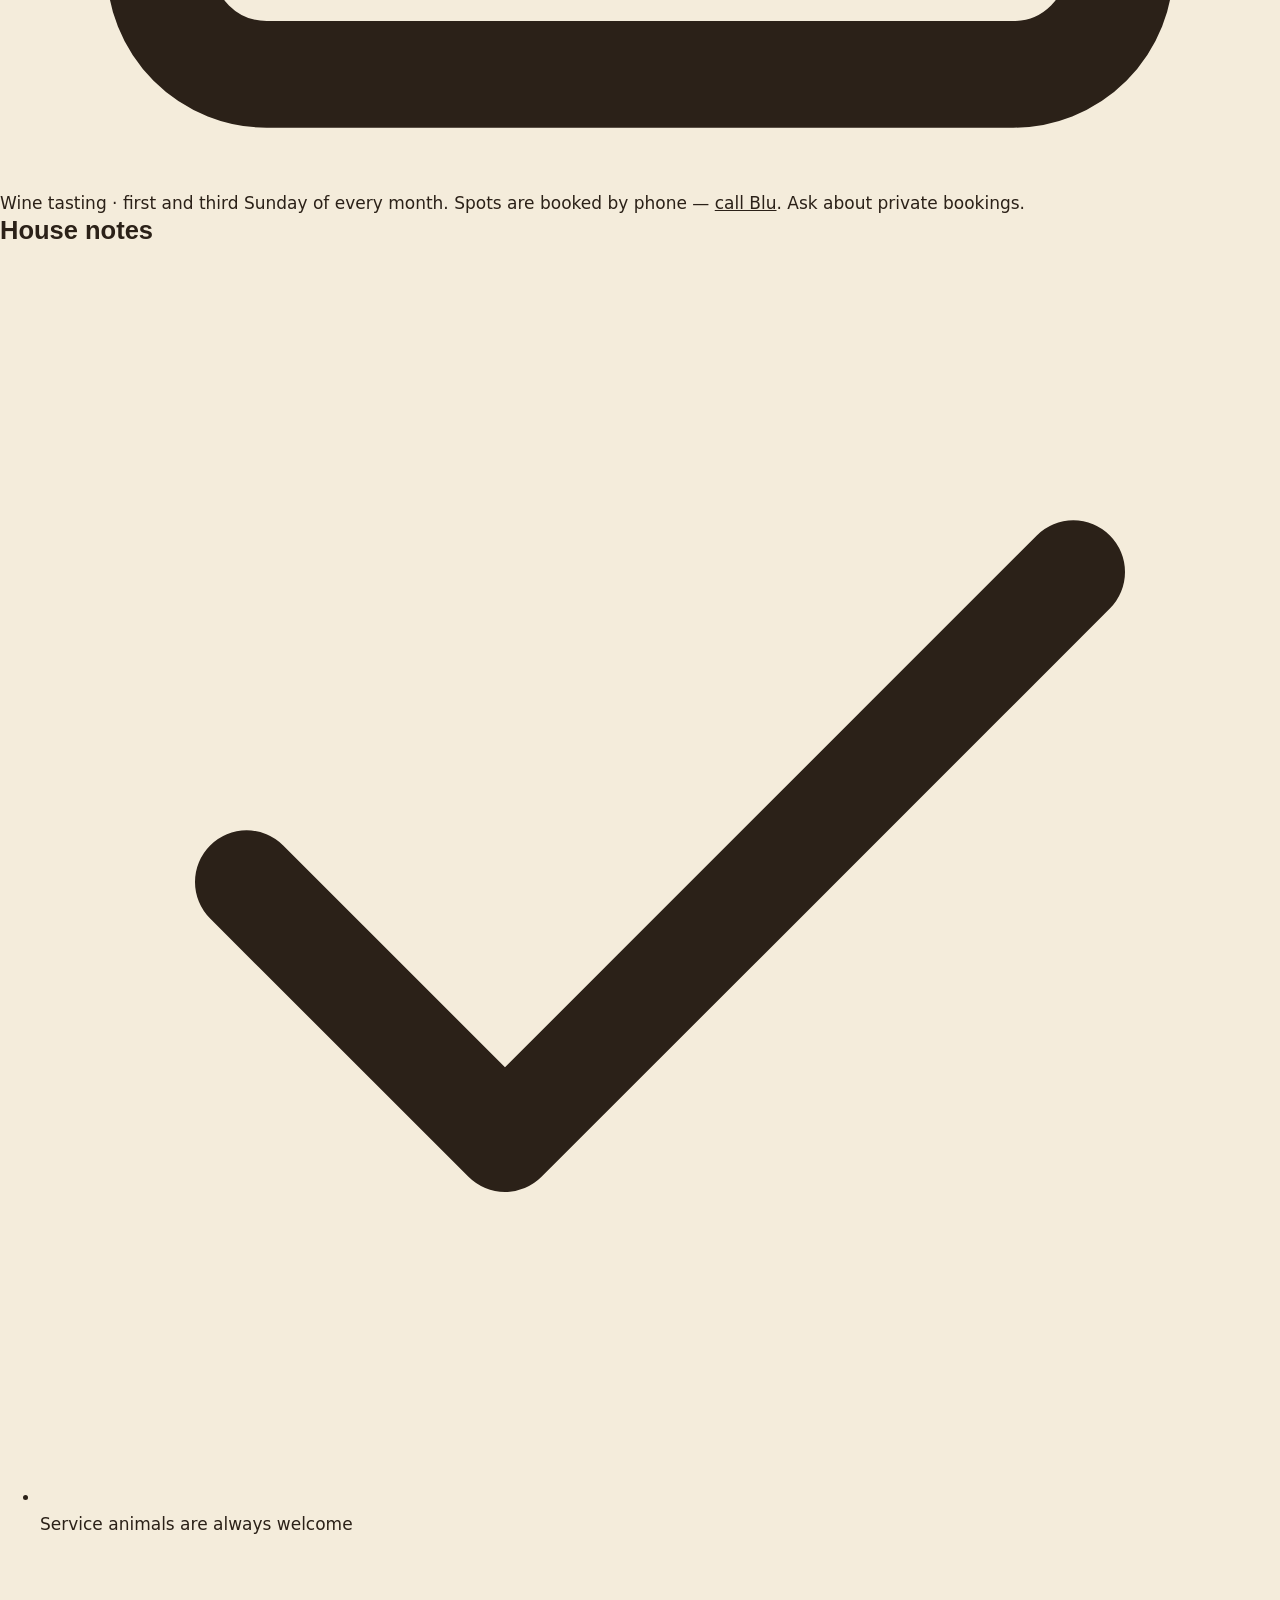
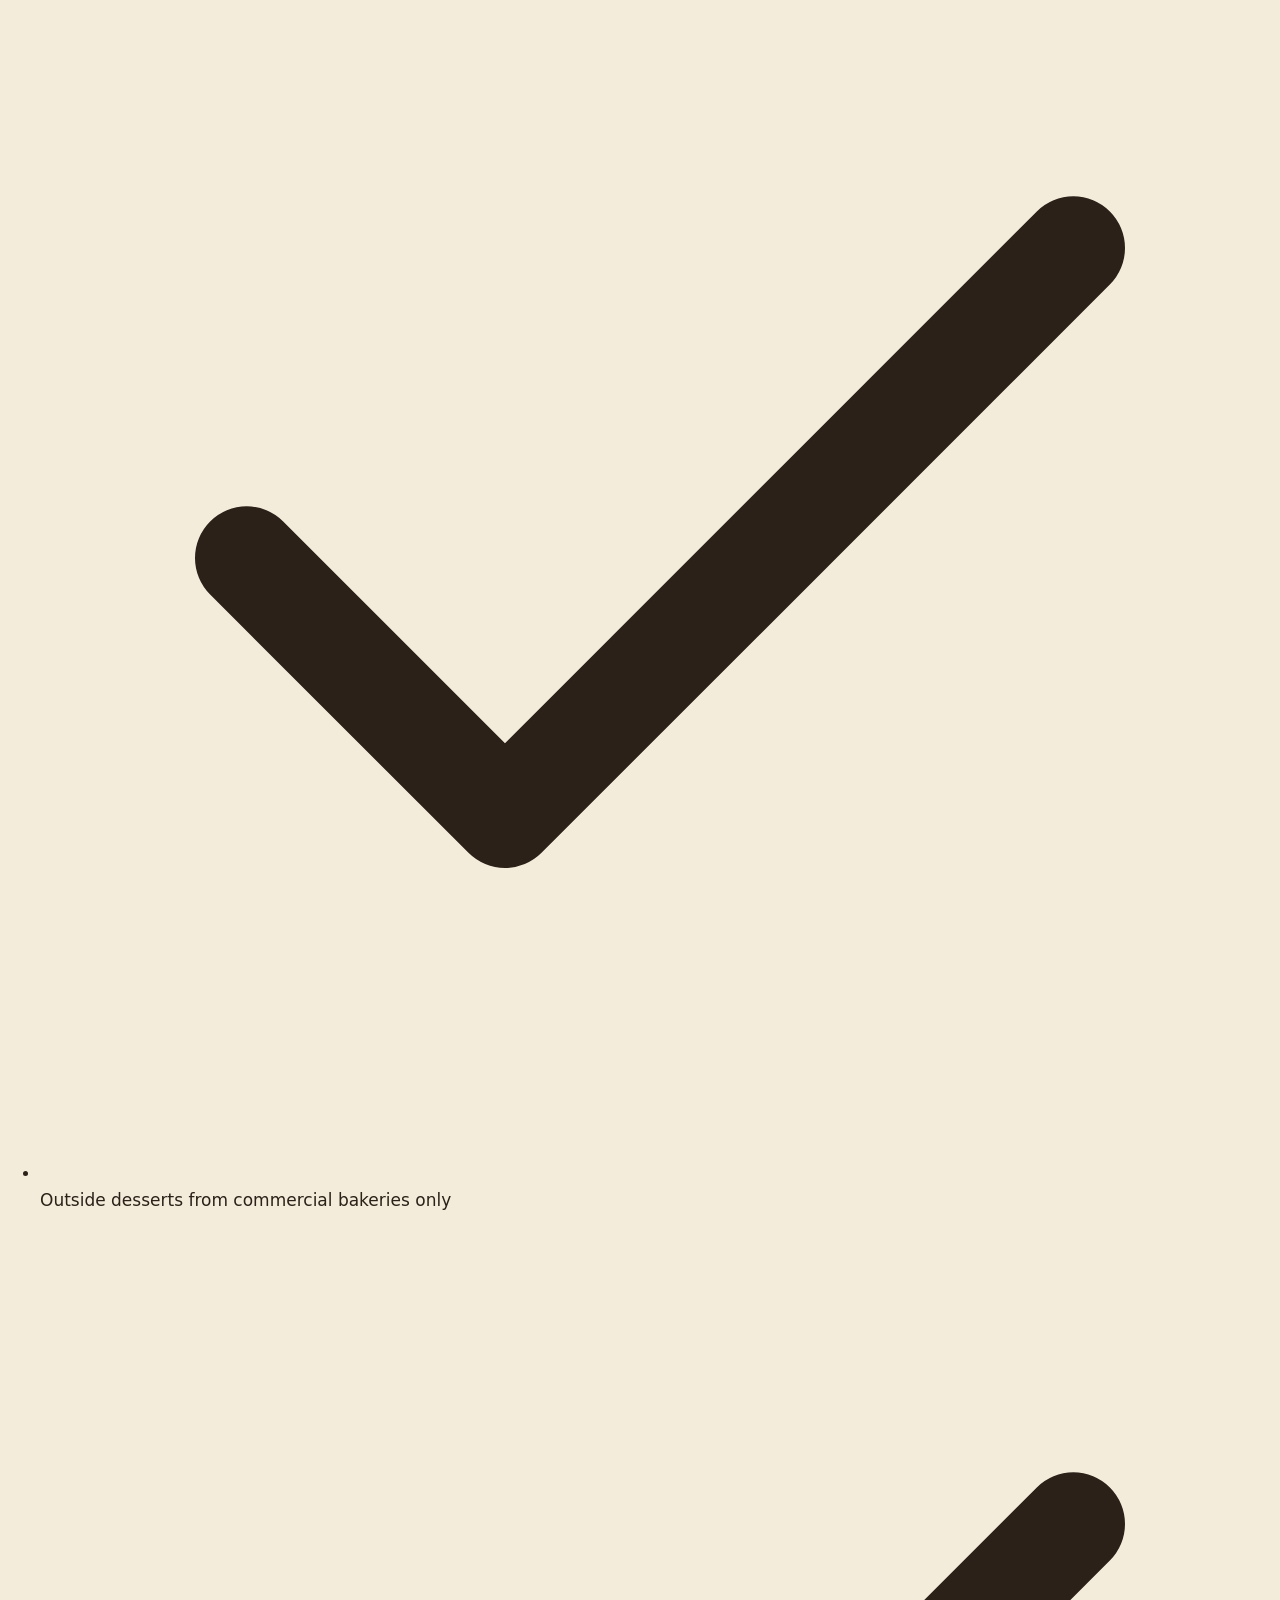
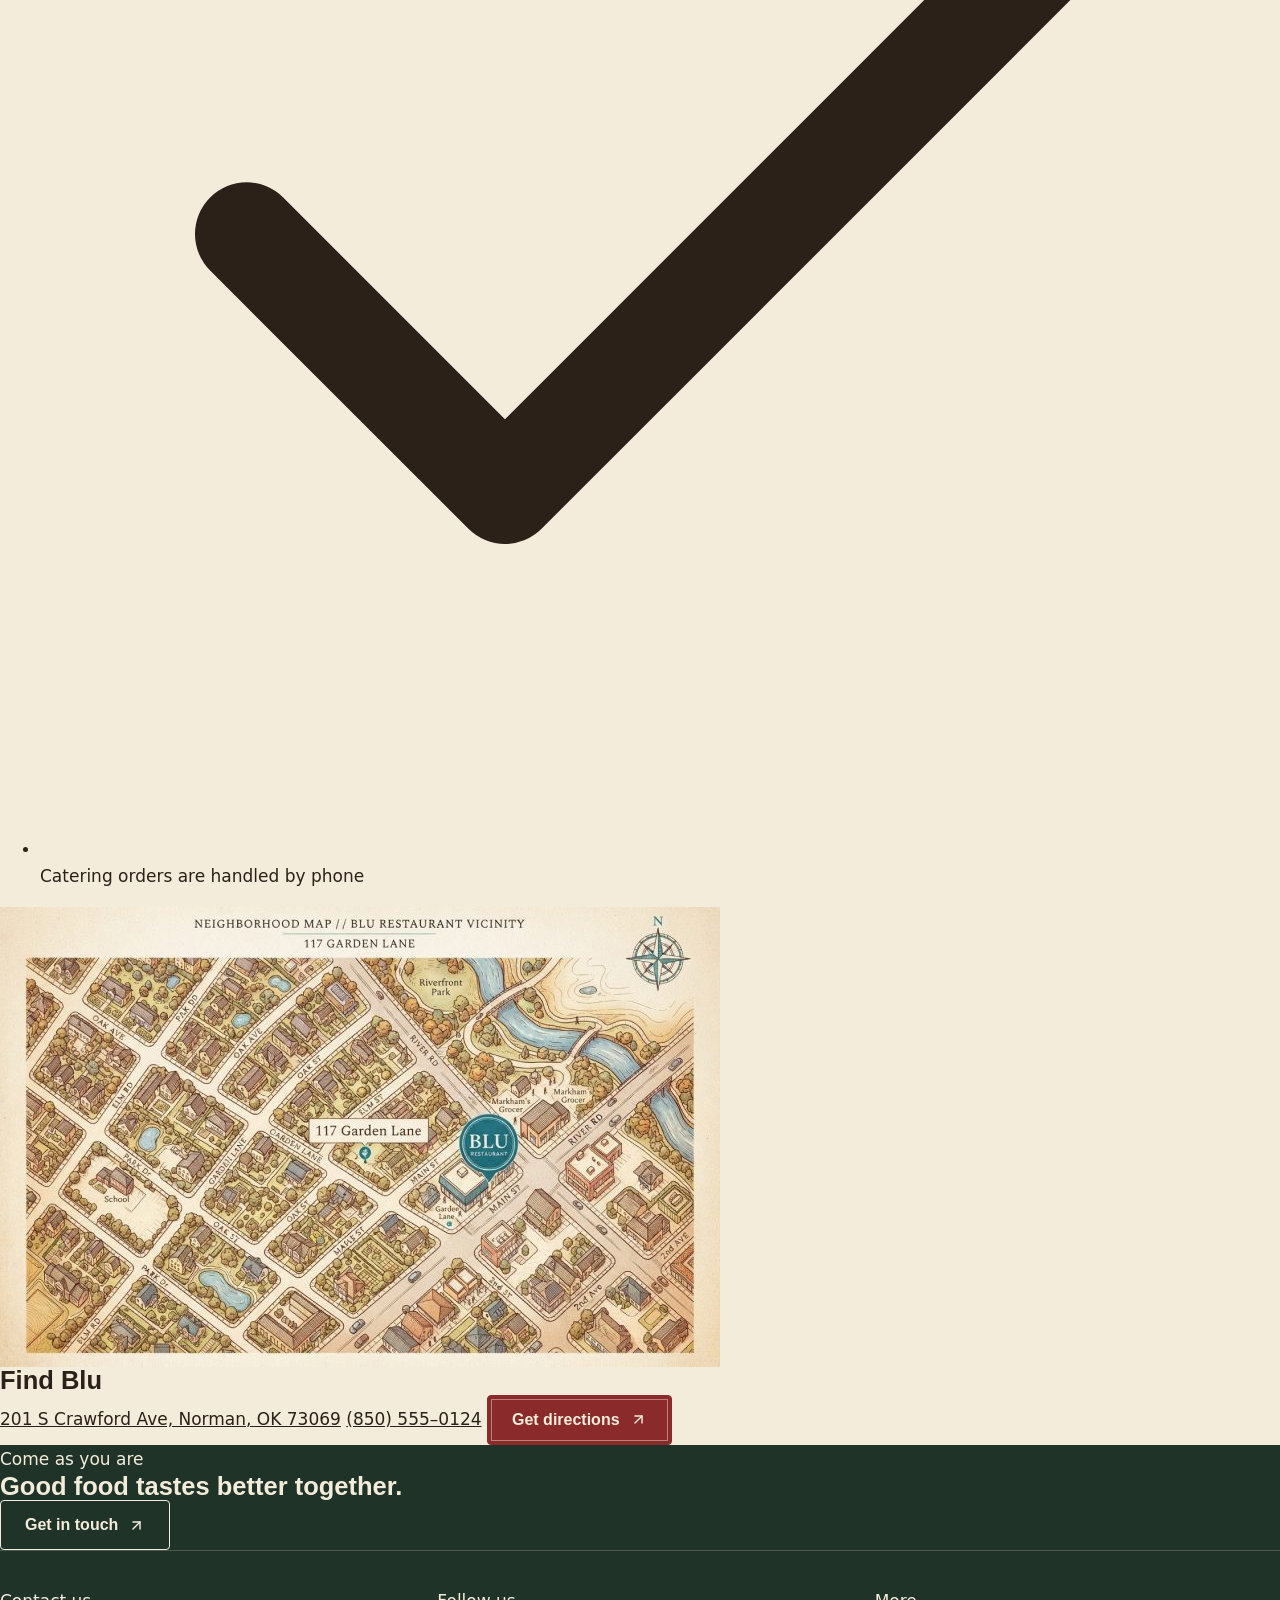
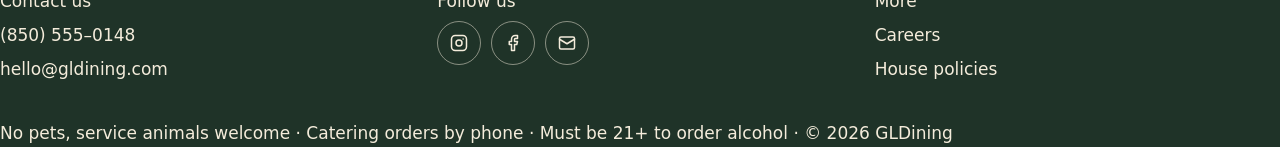
<file: blu.html>
<!DOCTYPE html>
<html lang="en">
<head>
  <meta charset="UTF-8">
  <meta name="viewport" content="width=device-width, initial-scale=1.0">
  <title>Blu | GLDining — Norman, OK</title>
  <meta name="description" content="Wood-fired pizza, bright seasonal plates, and generous hospitality—served inside or out on our garden patios.">
  <link rel="preconnect" href="https://fonts.googleapis.com">
  <link rel="preconnect" href="https://fonts.gstatic.com" crossorigin>
  <link href="https://fonts.googleapis.com/css2?family=Cormorant+Garamond:wght@500;600&amp;family=Inter:ital,wght@0,400;0,500;0,600;0,700;1,400&amp;display=swap" rel="stylesheet">
  <link rel="stylesheet" href="css/styles.css">
  <!-- Pick light or dark before the page draws (saved choice, otherwise dark after 6 pm) -->
  <script>
    (function () {
      var mode = null;
      try { mode = localStorage.getItem("gl-mode"); } catch (e) {}
      if (!mode) { var h = new Date().getHours(); mode = (h >= 18 || h < 6) ? "dark" : "light"; }
      document.documentElement.setAttribute("data-mode", mode);
    })();
  </script>
</head>
<body class="page-blu">
  <a class="skip-link" href="#main">Skip to content</a>

  <!-- ===== NAVIGATION (same on every page) ===== -->
  <header class="site-header">
    <nav class="nav" aria-label="Main">
      <a class="brand" href="index.html">
        <span class="brand-mono">GL</span>
        <span class="brand-name">GLDining</span>
      </a>
      <ul class="nav-links" id="nav-links">
        <li><a href="index.html">Home</a></li>
        <li><a href="blu.html" aria-current="page">Blu</a></li>
        <li><a href="library.html">Library</a></li>
        <li><a href="contact.html">Contact</a></li>
        <li><a href="careers.html">Careers</a></li>
        <li><a class="btn btn--sm btn--blu" href="menu.html">View menus</a></li>
      </ul>
      <div class="nav-actions">
        <button class="theme-toggle" type="button" aria-label="Switch to dark mode"><svg class="icon-moon" viewBox="0 0 24 24" fill="none" stroke="currentColor" stroke-width="2" stroke-linecap="round" stroke-linejoin="round" aria-hidden="true"><path d="M21 12.8A9 9 0 1 1 11.2 3a7 7 0 0 0 9.8 9.8z"/></svg><svg class="icon-sun" viewBox="0 0 24 24" fill="none" stroke="currentColor" stroke-width="2" stroke-linecap="round" stroke-linejoin="round" aria-hidden="true"><circle cx="12" cy="12" r="4"/><path d="M12 2v2M12 20v2M4.9 4.9l1.4 1.4M17.7 17.7l1.4 1.4M2 12h2M20 12h2M4.9 19.1l1.4-1.4M17.7 6.3l1.4-1.4"/></svg></button>
        <button class="nav-toggle" aria-label="Open menu" aria-expanded="false" aria-controls="nav-links"><svg viewBox="0 0 24 24" fill="none" stroke="currentColor" stroke-width="2" stroke-linecap="round" stroke-linejoin="round" aria-hidden="true"><path d="M4 6h16M4 12h16M4 18h16"/></svg></button>
      </div>
    </nav>
  </header>

  <main id="main">
    <!-- HERO -->
    <section class="hero hero--restaurant" data-slideshow>
    <div class="slides">
      <img class="slide is-active" src="images/blu-hero.jpg" alt="Blu's garden patio at night">
      <img class="slide" src="images/home-hero.jpg" alt="Friends sharing pizza" loading="lazy">
    </div>
    <div class="hero-scrim"></div>
    <div class="slide-dots">
      <button class="slide-dot is-active" aria-label="Show photo 1"></button>
      <button class="slide-dot" aria-label="Show photo 2"></button>
    </div>
      <div class="hero-content">
        <h1 class="hero-name">Blu</h1>
        <p class="hero-tagline">A leafy corner for good food and easy nights.</p>
        <p class="hero-text">Wood-fired pizza, bright seasonal plates, and generous hospitality—served inside or out on our garden patios.</p>
        <div class="hero-actions">
          <a class="btn btn--light" href="menu.html#blu">View menu</a>
          <a class="btn btn--light" href="https://maps.google.com/?q=201+S+Crawford+Ave+Norman+OK" target="_blank" rel="noopener">Directions <svg viewBox="0 0 24 24" fill="none" stroke="currentColor" stroke-width="2" stroke-linecap="round" stroke-linejoin="round" aria-hidden="true"><path d="M7 17 17 7"/><path d="M7 7h10v10"/></svg></a>
        </div>
      </div>
    </section>

    <!-- SWITCH RESTAURANT -->
    <div class="switch-bar">
      <p class="eyebrow">Explore our restaurants</p>
      <nav class="switcher" aria-label="Restaurants"><a href="blu.html" class="is-blu" aria-current="page">Blu</a><a href="library.html" class="">Library</a></nav>
    </div>

    <!-- WHAT WE OFFER -->
    <section class="section offer offer--blu">
      <div class="section-heading">
        <p class="eyebrow">At Blu</p>
        <h2>What we offer</h2>
        <p>A focused menu made for sharing, paired with a bar that always has something easy to love.</p>
      </div>
      <div class="offer-cards">
        <a class="offer-card" href="menu.html#blu">
          <span class="offer-icon"><svg viewBox="0 0 24 24" fill="none" stroke="currentColor" stroke-width="2" stroke-linecap="round" stroke-linejoin="round" aria-hidden="true"><path d="M3 2v7c0 1.1.9 2 2 2h4a2 2 0 0 0 2-2V2"/><path d="M7 2v20"/><path d="M21 15V2a5 5 0 0 0-5 5v6c0 1.1.9 2 2 2h3zm0 0v7"/></svg></span>
          <h3>Kitchen</h3>
          <p>Wood-fired pizza · seasonal salads · shareable starters</p>
          <span class="text-link">Explore the menu →</span>
        </a>
        <a class="offer-card" href="menu.html#blu-bar">
          <span class="offer-icon"><svg viewBox="0 0 24 24" fill="none" stroke="currentColor" stroke-width="2" stroke-linecap="round" stroke-linejoin="round" aria-hidden="true"><path d="M8 22h8"/><path d="M7 10h10"/><path d="M12 15v7"/><path d="M12 15a5 5 0 0 0 5-5c0-2-.5-4-2-8H9c-1.5 4-2 6-2 8a5 5 0 0 0 5 5z"/></svg></span>
          <h3>Bar</h3>
          <p>Spritzes · natural wine · local drafts · zero-proof</p>
          <span class="text-link">Explore the menu →</span>
        </a>
      </div>
    </section>

    <!-- HOURS & SPECIALS -->
    <section class="hours-band hours-band--blu">
      <div>
        <h2>Hours</h2>
        <hr>
        <div class="hours-row"><span>Monday–Saturday</span><strong>11:30 am – 10 pm</strong></div>
        <div class="hours-row"><span>Sunday</span><strong>11:30 am – 9 pm</strong></div>
        <div class="hours-row"><span>Happy hour</span><strong>Daily · 3–6 pm</strong></div>
      </div>
      <div>
        <h2>Specials</h2>
        <hr>
        <h3>½-off pizza with a drink</h3>
        <p>Sundays all day and daily from 3–6 pm · dine-in only.</p>
      </div>
    </section>

    <section class="section gallery">
      <div class="section-heading">
        <p class="eyebrow">Gather at Blu</p>
        <h2>A space for every kind of gathering.</h2>
        <p>Two patios, a private enclosed room, and a team ready to help make it easy.</p>
      </div>
      <div class="gallery-grid">
        <img src="images/blu-patio.jpg" alt="Blu's garden patio with teal chairs" loading="lazy">
        <img src="images/blu-private-room.jpg" alt="Blu's private dining room set for a party" loading="lazy">
        <img src="images/blu-gathering.jpg" alt="Friends toasting with wine outdoors" loading="lazy">
      </div>
      <p class="note"><svg viewBox="0 0 24 24" fill="none" stroke="currentColor" stroke-width="2" stroke-linecap="round" stroke-linejoin="round" aria-hidden="true"><rect x="3" y="4" width="18" height="18" rx="2"/><path d="M16 2v4M8 2v4M3 10h18"/></svg> <span>Wine tasting · first and third Sunday of every month. Spots are booked by phone — <a href="tel:8505550124">call Blu</a>. Ask about private bookings.</span></p>
    </section>

    <!-- HOUSE NOTES -->
    <section class="house">
      <h2>House notes</h2>
      <ul class="policy-list">
        <li><svg viewBox="0 0 24 24" fill="none" stroke="currentColor" stroke-width="2" stroke-linecap="round" stroke-linejoin="round" aria-hidden="true"><path d="M20 6 9 17l-5-5"/></svg> Service animals are always welcome</li>
        <li><svg viewBox="0 0 24 24" fill="none" stroke="currentColor" stroke-width="2" stroke-linecap="round" stroke-linejoin="round" aria-hidden="true"><path d="M20 6 9 17l-5-5"/></svg> Outside desserts from commercial bakeries only</li>
        <li><svg viewBox="0 0 24 24" fill="none" stroke="currentColor" stroke-width="2" stroke-linecap="round" stroke-linejoin="round" aria-hidden="true"><path d="M20 6 9 17l-5-5"/></svg> Catering orders are handled by phone</li>
      </ul>
    </section>

    <!-- DIRECTIONS -->
    <section class="directions directions--blu">
      <img src="images/blu-map.jpg" alt="Illustrated map of the streets around Blu" loading="lazy">
      <div class="directions-body">
        <h2>Find Blu</h2>
        <a class="addr" href="https://maps.google.com/?q=201+S+Crawford+Ave+Norman+OK" target="_blank" rel="noopener">201 S Crawford Ave, Norman, OK 73069</a>
        <a class="phone" href="tel:8505550124">(850) 555–0124</a>
        <a class="btn btn--blu" href="https://maps.google.com/?q=201+S+Crawford+Ave+Norman+OK" target="_blank" rel="noopener">Get directions <svg viewBox="0 0 24 24" fill="none" stroke="currentColor" stroke-width="2" stroke-linecap="round" stroke-linejoin="round" aria-hidden="true"><path d="M7 17 17 7"/><path d="M7 7h10v10"/></svg></a>
      </div>
    </section>
  </main>

  <!-- ===== FOOTER (same on every page) ===== -->
  <footer class="site-footer">
    <div class="footer-head">
      <div>
        <p class="eyebrow">Come as you are</p>
        <h2>Good food tastes better together.</h2>
      </div>
      <a class="btn btn--light" href="contact.html">Get in touch <svg viewBox="0 0 24 24" fill="none" stroke="currentColor" stroke-width="2" stroke-linecap="round" stroke-linejoin="round" aria-hidden="true"><path d="M7 17 17 7"/><path d="M7 7h10v10"/></svg></a>
    </div>
    <div class="footer-divider"></div>
    <div class="footer-cols">
      <div>
        <p class="eyebrow">Contact us</p>
        <a href="tel:8505550148">(850) 555–0148</a>
        <a href="mailto:hello@gldining.com">hello@gldining.com</a>
      </div>
      <div>
        <p class="eyebrow">Follow us</p>
        <div class="socials">
          <a class="social" href="#" aria-label="Instagram"><svg viewBox="0 0 24 24" fill="none" stroke="currentColor" stroke-width="2" stroke-linecap="round" stroke-linejoin="round" aria-hidden="true"><rect x="2" y="2" width="20" height="20" rx="5"/><circle cx="12" cy="12" r="4"/><path d="M17.5 6.5h.01"/></svg></a>
          <a class="social" href="#" aria-label="Facebook"><svg viewBox="0 0 24 24" fill="none" stroke="currentColor" stroke-width="2" stroke-linecap="round" stroke-linejoin="round" aria-hidden="true"><path d="M18 2h-3a5 5 0 0 0-5 5v3H7v4h3v8h4v-8h3l1-4h-4V7a1 1 0 0 1 1-1h3z"/></svg></a>
          <a class="social" href="mailto:hello@gldining.com" aria-label="Email"><svg viewBox="0 0 24 24" fill="none" stroke="currentColor" stroke-width="2" stroke-linecap="round" stroke-linejoin="round" aria-hidden="true"><rect x="2" y="4" width="20" height="16" rx="2"/><path d="m22 7-10 6L2 7"/></svg></a>
        </div>
      </div>
      <div>
        <p class="eyebrow">More</p>
        <a href="careers.html">Careers</a>
        <a href="contact.html#policies">House policies</a>
      </div>
    </div>
    <p class="footer-note">No pets, service animals welcome · Catering orders by phone · Must be 21+ to order alcohol · © <span id="year">2026</span> GLDining</p>
  </footer>

  <script src="js/main.js"></script>

</body>
</html>
</file>
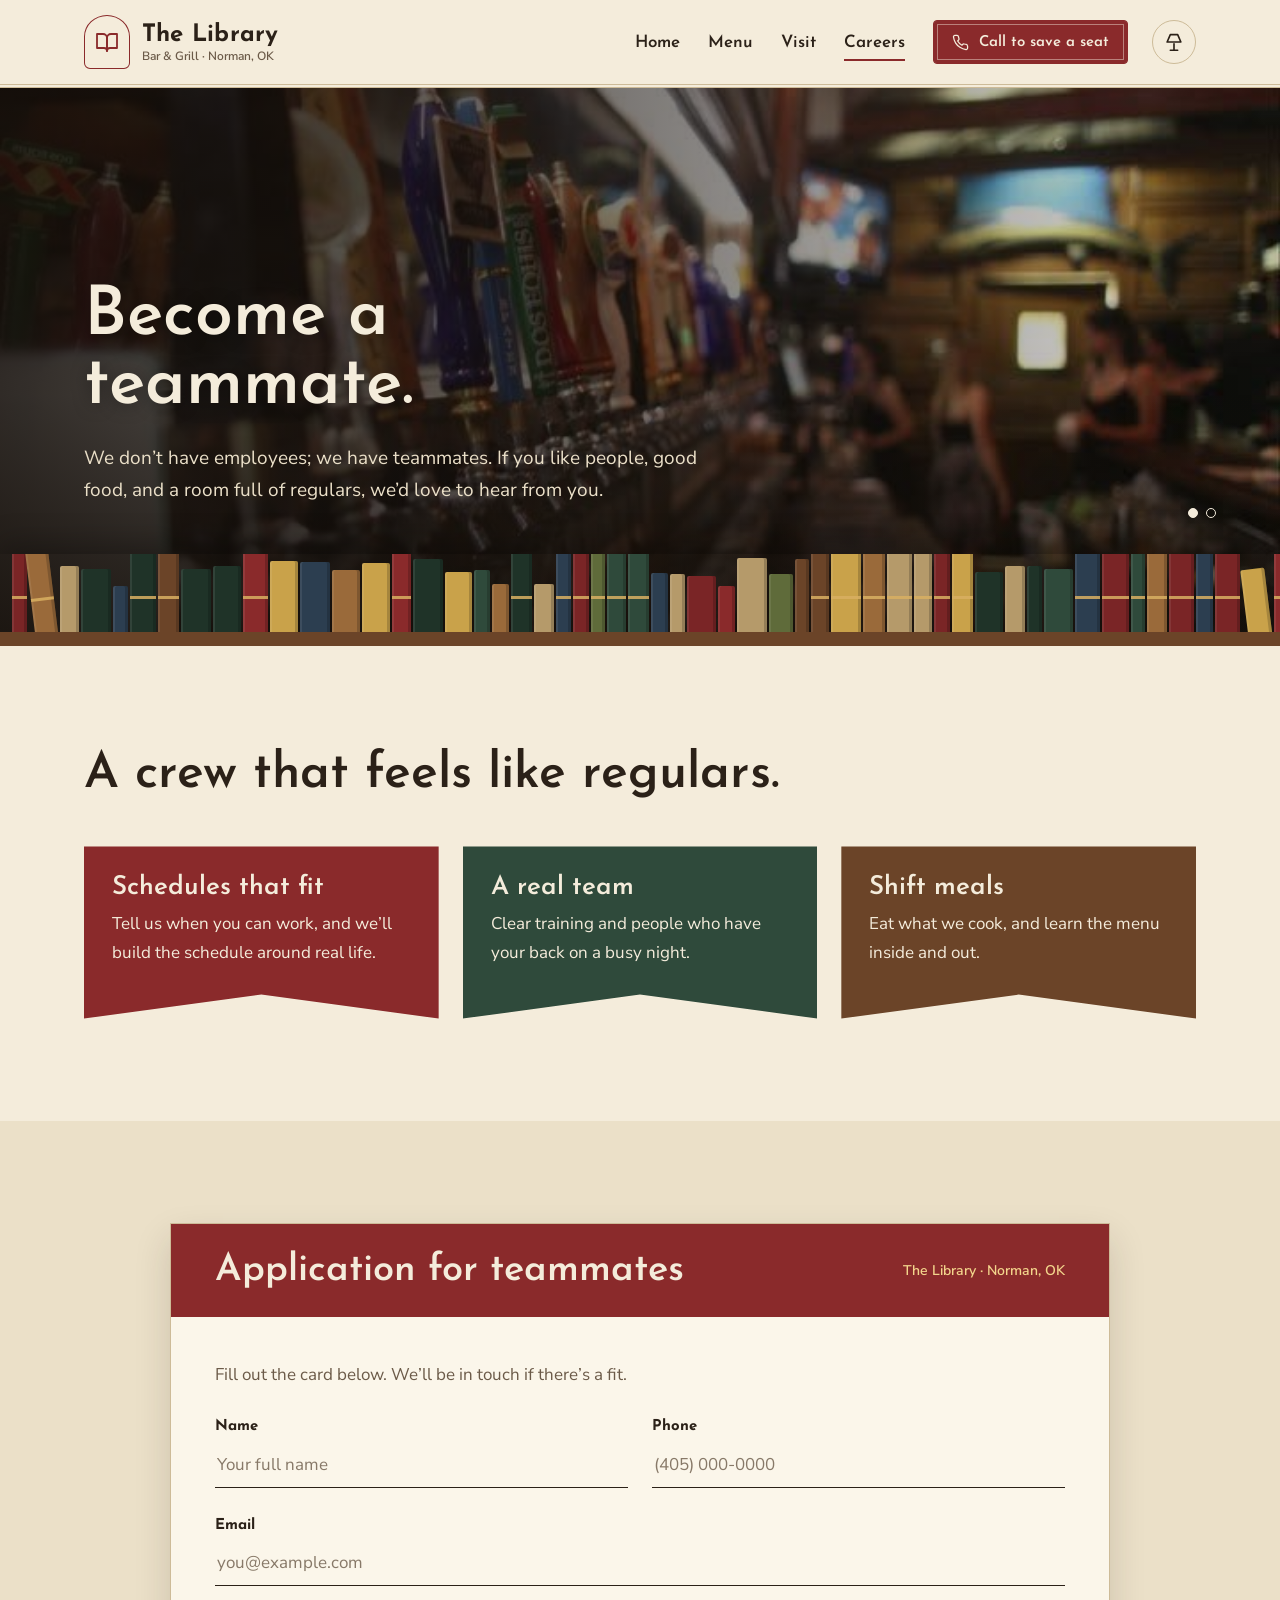
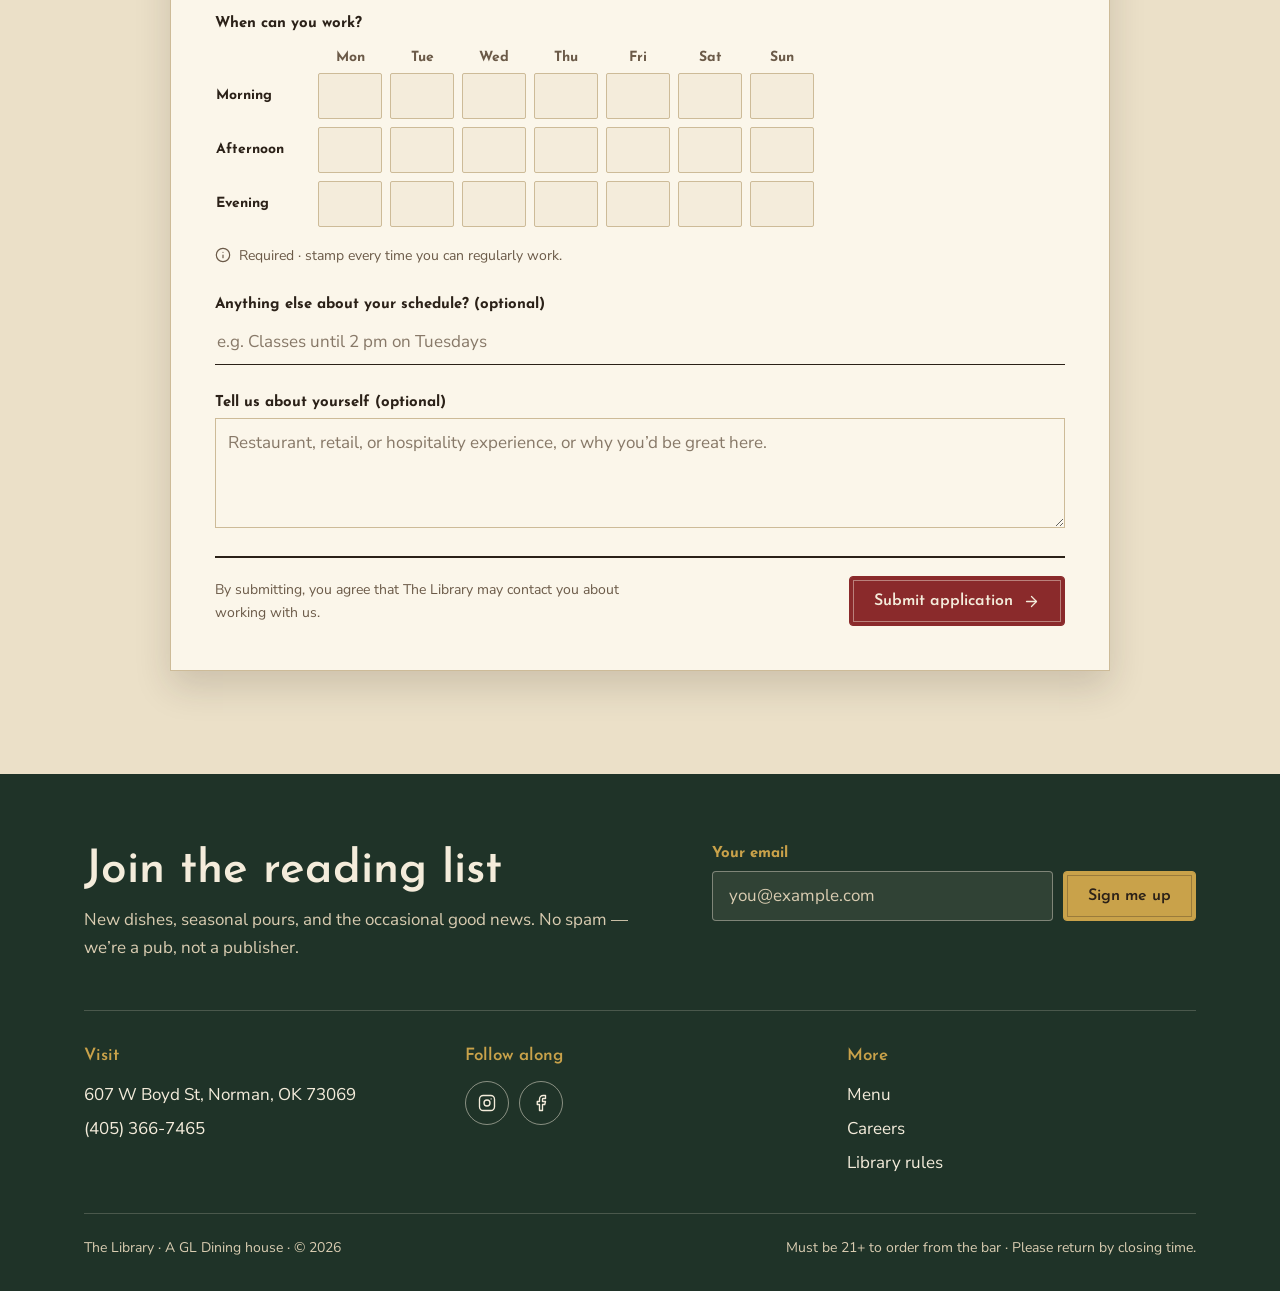
<file: careers.html>
<!DOCTYPE html>
<html lang="en">
<head>
  <meta charset="UTF-8">
  <meta name="viewport" content="width=device-width, initial-scale=1.0">
  <title>Careers | The Library, Norman OK</title>
  <meta name="description" content="Become a teammate at The Library in Norman, Oklahoma.">
  <link rel="preconnect" href="https://fonts.googleapis.com">
  <link rel="preconnect" href="https://fonts.gstatic.com" crossorigin>
  <link href="https://fonts.googleapis.com/css2?family=Josefin+Sans:wght@400;600;700&amp;family=Nunito+Sans:wght@400;600;700&amp;display=swap" rel="stylesheet">
  <link rel="stylesheet" href="css/styles.css">
  <!-- Light or "lamps low" before the page draws: saved choice, otherwise dark after 6 pm -->
  <script>
    (function () {
      var mode = null;
      try { mode = localStorage.getItem("gl-mode"); } catch (e) {}
      if (!mode) { var h = new Date().getHours(); mode = (h >= 18 || h < 6) ? "dark" : "light"; }
      document.documentElement.setAttribute("data-mode", mode);
    })();
  </script>
</head>
<body>
  <a class="skip-link" href="#main">Skip to content</a>

  <!-- ===== HEADER (same on every page) ===== -->
  <header class="site-header">
    <nav class="wrap nav" aria-label="Main">
      <a class="brand" href="index.html">
        <span class="brand-plate"><svg viewBox="0 0 24 24" fill="none" stroke="currentColor" stroke-width="1.8" stroke-linecap="round" stroke-linejoin="round" aria-hidden="true"><path d="M2 4h6a4 4 0 0 1 4 4v13a3 3 0 0 0-3-3H2z"/><path d="M22 4h-6a4 4 0 0 0-4 4v13a3 3 0 0 1 3-3h7z"/></svg></span>
        <span class="brand-text"><span class="brand-name">The Library</span><span class="brand-sub">Bar &amp; Grill · Norman, OK</span></span>
      </a>
      <ul class="nav-links" id="nav-links">
          <li><a href="index.html">Home</a></li>
          <li><a href="menu.html">Menu</a></li>
          <li><a href="contact.html">Visit</a></li>
          <li><a href="careers.html" aria-current="page">Careers</a></li>
          <li><a class="btn btn--sm" href="tel:4053667465"><svg viewBox="0 0 24 24" fill="none" stroke="currentColor" stroke-width="1.8" stroke-linecap="round" stroke-linejoin="round" aria-hidden="true"><path d="M22 16.9v3a2 2 0 0 1-2.2 2 19.8 19.8 0 0 1-8.6-3.1 19.5 19.5 0 0 1-6-6A19.8 19.8 0 0 1 2.1 4.2 2 2 0 0 1 4.1 2h3a2 2 0 0 1 2 1.7c.1.9.4 1.8.7 2.7a2 2 0 0 1-.5 2.1L8 9.8a16 16 0 0 0 6 6l1.3-1.3a2 2 0 0 1 2.1-.4c.9.3 1.8.6 2.7.7a2 2 0 0 1 1.7 2z"/></svg> Call to save a seat</a></li>
      </ul>
      <div class="nav-actions">
        <button class="icon-btn lamp" type="button" aria-label="Dim the lamps (dark mode)"><svg viewBox="0 0 24 24" fill="none" stroke="currentColor" stroke-width="1.8" stroke-linecap="round" stroke-linejoin="round" aria-hidden="true"><path d="M8 21h8"/><path d="M12 21v-7"/><path d="M4.5 12h15L16 4H8z"/><g class="glow"><path d="M7 15.5 5.5 17.5M17 15.5l1.5 2M9.5 16l-.5 2.2M14.5 16l.5 2.2"/></g></svg></button>
        <button class="icon-btn nav-toggle" type="button" aria-label="Open menu" aria-expanded="false" aria-controls="nav-links"><svg viewBox="0 0 24 24" fill="none" stroke="currentColor" stroke-width="1.8" stroke-linecap="round" stroke-linejoin="round" aria-hidden="true"><path d="M4 6h16M4 12h16M4 18h16"/></svg></button>
      </div>
    </nav>
  </header>

  <main id="main">
    <section class="hero hero--page" data-slideshow>
    <div class="slides">
      <img class="slide is-active" src="images/bar-taps.jpg" alt="Draft taps along the bar">
      <img class="slide" src="images/patio.jpg" alt="The brick patio under the green awning" loading="lazy">
    </div>
    <div class="hero-scrim"></div>
    <div class="slide-dots"><button class="slide-dot is-active" aria-label="Show photo 1"></button><button class="slide-dot" aria-label="Show photo 2"></button></div>
      <div class="wrap hero-inner">
        <div class="hero-copy">
          <h1>Become a teammate.</h1>
          <p class="hero-lead">We don’t have employees; we have teammates. If you like people, good food, and a room full of regulars, we’d love to hear from you.</p>
        </div>
      </div>

  <div class="shelf" aria-hidden="true"><span class="spine band" style="--w:15px;--h:63%;--c:#7a2526"></span><span class="spine band lean" style="--w:23px;--h:74%;--c:#9a6a3a"></span><span class="spine" style="--w:19px;--h:85%;--c:#b59a6a"></span><span class="spine" style="--w:30px;--h:81%;--c:#1f3328"></span><span class="spine" style="--w:15px;--h:59%;--c:#2c3e50"></span><span class="spine band" style="--w:26px;--h:85%;--c:#1f3328"></span><span class="spine band" style="--w:21px;--h:59%;--c:#6b4428"></span><span class="spine" style="--w:30px;--h:81%;--c:#1f3328"></span><span class="spine" style="--w:28px;--h:84%;--c:#1f3328"></span><span class="spine band" style="--w:25px;--h:81%;--c:#8a2a2b"></span><span class="spine" style="--w:28px;--h:91%;--c:#c9a24a"></span><span class="spine" style="--w:30px;--h:90%;--c:#2c3e50"></span><span class="spine" style="--w:28px;--h:80%;--c:#9a6a3a"></span><span class="spine" style="--w:28px;--h:89%;--c:#c9a24a"></span><span class="spine band" style="--w:19px;--h:75%;--c:#8a2a2b"></span><span class="spine" style="--w:30px;--h:93%;--c:#1f3328"></span><span class="spine" style="--w:27px;--h:77%;--c:#c9a24a"></span><span class="spine" style="--w:16px;--h:79%;--c:#2f4a3b"></span><span class="spine" style="--w:17px;--h:61%;--c:#9a6a3a"></span><span class="spine band" style="--w:21px;--h:64%;--c:#1f3328"></span><span class="spine" style="--w:20px;--h:61%;--c:#b59a6a"></span><span class="spine band" style="--w:15px;--h:81%;--c:#2c3e50"></span><span class="spine band" style="--w:16px;--h:65%;--c:#7a2526"></span><span class="spine band" style="--w:14px;--h:81%;--c:#5f6b3a"></span><span class="spine band" style="--w:19px;--h:91%;--c:#2f4a3b"></span><span class="spine band" style="--w:21px;--h:67%;--c:#2f4a3b"></span><span class="spine" style="--w:17px;--h:76%;--c:#2c3e50"></span><span class="spine" style="--w:15px;--h:74%;--c:#b59a6a"></span><span class="spine" style="--w:29px;--h:72%;--c:#7a2526"></span><span class="spine" style="--w:17px;--h:59%;--c:#8a2a2b"></span><span class="spine" style="--w:30px;--h:95%;--c:#b59a6a"></span><span class="spine" style="--w:24px;--h:74%;--c:#5f6b3a"></span><span class="spine" style="--w:14px;--h:93%;--c:#6b4428"></span><span class="spine band" style="--w:18px;--h:68%;--c:#6b4428"></span><span class="spine band" style="--w:30px;--h:60%;--c:#c9a24a"></span><span class="spine band" style="--w:22px;--h:63%;--c:#9a6a3a"></span><span class="spine band" style="--w:25px;--h:74%;--c:#b59a6a"></span><span class="spine band" style="--w:18px;--h:60%;--c:#b59a6a"></span><span class="spine band" style="--w:16px;--h:73%;--c:#7a2526"></span><span class="spine band" style="--w:21px;--h:64%;--c:#c9a24a"></span><span class="spine" style="--w:28px;--h:77%;--c:#1f3328"></span><span class="spine" style="--w:20px;--h:85%;--c:#b59a6a"></span><span class="spine" style="--w:15px;--h:84%;--c:#1f3328"></span><span class="spine" style="--w:29px;--h:81%;--c:#2f4a3b"></span><span class="spine band" style="--w:25px;--h:76%;--c:#2c3e50"></span><span class="spine band" style="--w:27px;--h:64%;--c:#7a2526"></span><span class="spine band" style="--w:14px;--h:86%;--c:#2f4a3b"></span><span class="spine band" style="--w:20px;--h:95%;--c:#9a6a3a"></span><span class="spine band" style="--w:25px;--h:77%;--c:#7a2526"></span><span class="spine band" style="--w:17px;--h:94%;--c:#2c3e50"></span><span class="spine band" style="--w:25px;--h:83%;--c:#7a2526"></span><span class="spine lean" style="--w:24px;--h:83%;--c:#c9a24a"></span><span class="spine band" style="--w:29px;--h:60%;--c:#8a2a2b"></span><span class="spine" style="--w:18px;--h:81%;--c:#5f6b3a"></span><span class="spine band" style="--w:27px;--h:89%;--c:#5f6b3a"></span><span class="spine" style="--w:22px;--h:93%;--c:#b59a6a"></span><span class="spine band" style="--w:16px;--h:95%;--c:#9a6a3a"></span><span class="spine" style="--w:18px;--h:84%;--c:#7a2526"></span><span class="spine band" style="--w:15px;--h:66%;--c:#5f6b3a"></span><span class="spine" style="--w:24px;--h:86%;--c:#6b4428"></span><span class="spine" style="--w:27px;--h:64%;--c:#2c3e50"></span><span class="spine" style="--w:22px;--h:68%;--c:#6b4428"></span><span class="spine" style="--w:26px;--h:80%;--c:#9a6a3a"></span><span class="spine" style="--w:14px;--h:96%;--c:#b59a6a"></span><span class="spine band" style="--w:30px;--h:61%;--c:#8a2a2b"></span><span class="spine" style="--w:27px;--h:88%;--c:#2c3e50"></span><span class="spine" style="--w:16px;--h:72%;--c:#1f3328"></span><span class="spine" style="--w:26px;--h:58%;--c:#2c3e50"></span><span class="spine band" style="--w:28px;--h:69%;--c:#7a2526"></span><span class="spine band" style="--w:26px;--h:71%;--c:#7a2526"></span><span class="spine" style="--w:20px;--h:75%;--c:#9a6a3a"></span><span class="spine" style="--w:18px;--h:58%;--c:#9a6a3a"></span><span class="spine" style="--w:30px;--h:94%;--c:#6b4428"></span><span class="spine" style="--w:16px;--h:80%;--c:#2f4a3b"></span><span class="spine" style="--w:16px;--h:95%;--c:#8a2a2b"></span><span class="spine" style="--w:28px;--h:75%;--c:#1f3328"></span><span class="spine band" style="--w:25px;--h:69%;--c:#b59a6a"></span><span class="spine" style="--w:18px;--h:61%;--c:#6b4428"></span><span class="spine band" style="--w:23px;--h:67%;--c:#2f4a3b"></span><span class="spine" style="--w:14px;--h:81%;--c:#2f4a3b"></span><span class="spine" style="--w:28px;--h:71%;--c:#5f6b3a"></span><span class="spine" style="--w:23px;--h:62%;--c:#5f6b3a"></span><span class="spine" style="--w:23px;--h:83%;--c:#1f3328"></span><span class="spine" style="--w:20px;--h:83%;--c:#9a6a3a"></span><span class="spine band" style="--w:30px;--h:63%;--c:#5f6b3a"></span><span class="spine band" style="--w:21px;--h:91%;--c:#5f6b3a"></span><span class="spine band" style="--w:26px;--h:81%;--c:#c9a24a"></span><span class="spine" style="--w:28px;--h:81%;--c:#6b4428"></span><span class="spine" style="--w:28px;--h:66%;--c:#8a2a2b"></span><span class="spine band" style="--w:22px;--h:78%;--c:#6b4428"></span><span class="spine band" style="--w:20px;--h:81%;--c:#6b4428"></span><span class="spine" style="--w:21px;--h:75%;--c:#1f3328"></span><span class="spine" style="--w:24px;--h:75%;--c:#9a6a3a"></span><span class="spine" style="--w:24px;--h:83%;--c:#5f6b3a"></span><span class="spine band" style="--w:16px;--h:81%;--c:#5f6b3a"></span><span class="spine band" style="--w:25px;--h:86%;--c:#8a2a2b"></span><span class="spine" style="--w:24px;--h:82%;--c:#6b4428"></span><span class="spine" style="--w:19px;--h:80%;--c:#7a2526"></span><span class="spine band" style="--w:27px;--h:58%;--c:#1f3328"></span><span class="spine" style="--w:26px;--h:92%;--c:#5f6b3a"></span><span class="spine" style="--w:25px;--h:78%;--c:#c9a24a"></span><span class="spine band" style="--w:18px;--h:71%;--c:#2c3e50"></span><span class="spine band" style="--w:22px;--h:63%;--c:#2c3e50"></span><span class="spine" style="--w:15px;--h:79%;--c:#2c3e50"></span><span class="spine band" style="--w:18px;--h:69%;--c:#7a2526"></span><span class="spine" style="--w:18px;--h:78%;--c:#1f3328"></span><span class="spine band" style="--w:26px;--h:72%;--c:#2f4a3b"></span><span class="spine" style="--w:24px;--h:92%;--c:#9a6a3a"></span><span class="spine band" style="--w:29px;--h:83%;--c:#8a2a2b"></span><span class="spine" style="--w:28px;--h:60%;--c:#7a2526"></span></div>

    </section>
    <section class="band">
      <div class="wrap">
        <div class="heading">
          
          <h2>A crew that feels like regulars.</h2>
        </div>
        <div class="perks">
          <div class="bookmark"><h3>Schedules that fit</h3><p>Tell us when you can work, and we’ll build the schedule around real life.</p></div>
          <div class="bookmark"><h3>A real team</h3><p>Clear training and people who have your back on a busy night.</p></div>
          <div class="bookmark"><h3>Shift meals</h3><p>Eat what we cook, and learn the menu inside and out.</p></div>
        </div>
      </div>
    </section>

    <section class="band band--alt" id="apply">
      <div class="wrap">
        <div class="application">
          <div class="application-head">
            <h2>Application for teammates</h2>
            <span>The Library · Norman, OK</span>
          </div>
          <form id="apply-form" novalidate>
            <p class="lead">Fill out the card below. We’ll be in touch if there’s a fit.</p>
            <div class="field-row">
              <div class="field"><label for="name">Name</label><input id="name" name="name" type="text" autocomplete="name" placeholder="Your full name" required></div>
              <div class="field"><label for="phone">Phone</label><input id="phone" name="phone" type="tel" autocomplete="tel" placeholder="(405) 000-0000" required></div>
            </div>
            <div class="field"><label for="email">Email</label><input id="email" name="email" type="email" autocomplete="email" placeholder="you@example.com" required></div>

            <div class="avail">
              <span class="group-label">When can you work?</span>
              <div class="avail-scroll">
                <table class="avail-table">
                  <thead><tr><td></td><th scope="col">Mon</th><th scope="col">Tue</th><th scope="col">Wed</th><th scope="col">Thu</th><th scope="col">Fri</th><th scope="col">Sat</th><th scope="col">Sun</th></tr></thead>
                  <tbody>
                  <tr><th scope="row">Morning</th><td><button type="button" class="avail-cell" aria-pressed="false" data-slot="Mon Morning" aria-label="Mon morning"><svg viewBox="0 0 24 24" fill="none" stroke="currentColor" stroke-width="1.8" stroke-linecap="round" stroke-linejoin="round" aria-hidden="true"><circle cx="12" cy="12" r="9"/><path d="m8 12.5 2.8 2.8L16.5 9"/></svg></button></td><td><button type="button" class="avail-cell" aria-pressed="false" data-slot="Tue Morning" aria-label="Tue morning"><svg viewBox="0 0 24 24" fill="none" stroke="currentColor" stroke-width="1.8" stroke-linecap="round" stroke-linejoin="round" aria-hidden="true"><circle cx="12" cy="12" r="9"/><path d="m8 12.5 2.8 2.8L16.5 9"/></svg></button></td><td><button type="button" class="avail-cell" aria-pressed="false" data-slot="Wed Morning" aria-label="Wed morning"><svg viewBox="0 0 24 24" fill="none" stroke="currentColor" stroke-width="1.8" stroke-linecap="round" stroke-linejoin="round" aria-hidden="true"><circle cx="12" cy="12" r="9"/><path d="m8 12.5 2.8 2.8L16.5 9"/></svg></button></td><td><button type="button" class="avail-cell" aria-pressed="false" data-slot="Thu Morning" aria-label="Thu morning"><svg viewBox="0 0 24 24" fill="none" stroke="currentColor" stroke-width="1.8" stroke-linecap="round" stroke-linejoin="round" aria-hidden="true"><circle cx="12" cy="12" r="9"/><path d="m8 12.5 2.8 2.8L16.5 9"/></svg></button></td><td><button type="button" class="avail-cell" aria-pressed="false" data-slot="Fri Morning" aria-label="Fri morning"><svg viewBox="0 0 24 24" fill="none" stroke="currentColor" stroke-width="1.8" stroke-linecap="round" stroke-linejoin="round" aria-hidden="true"><circle cx="12" cy="12" r="9"/><path d="m8 12.5 2.8 2.8L16.5 9"/></svg></button></td><td><button type="button" class="avail-cell" aria-pressed="false" data-slot="Sat Morning" aria-label="Sat morning"><svg viewBox="0 0 24 24" fill="none" stroke="currentColor" stroke-width="1.8" stroke-linecap="round" stroke-linejoin="round" aria-hidden="true"><circle cx="12" cy="12" r="9"/><path d="m8 12.5 2.8 2.8L16.5 9"/></svg></button></td><td><button type="button" class="avail-cell" aria-pressed="false" data-slot="Sun Morning" aria-label="Sun morning"><svg viewBox="0 0 24 24" fill="none" stroke="currentColor" stroke-width="1.8" stroke-linecap="round" stroke-linejoin="round" aria-hidden="true"><circle cx="12" cy="12" r="9"/><path d="m8 12.5 2.8 2.8L16.5 9"/></svg></button></td></tr>
                  <tr><th scope="row">Afternoon</th><td><button type="button" class="avail-cell" aria-pressed="false" data-slot="Mon Afternoon" aria-label="Mon afternoon"><svg viewBox="0 0 24 24" fill="none" stroke="currentColor" stroke-width="1.8" stroke-linecap="round" stroke-linejoin="round" aria-hidden="true"><circle cx="12" cy="12" r="9"/><path d="m8 12.5 2.8 2.8L16.5 9"/></svg></button></td><td><button type="button" class="avail-cell" aria-pressed="false" data-slot="Tue Afternoon" aria-label="Tue afternoon"><svg viewBox="0 0 24 24" fill="none" stroke="currentColor" stroke-width="1.8" stroke-linecap="round" stroke-linejoin="round" aria-hidden="true"><circle cx="12" cy="12" r="9"/><path d="m8 12.5 2.8 2.8L16.5 9"/></svg></button></td><td><button type="button" class="avail-cell" aria-pressed="false" data-slot="Wed Afternoon" aria-label="Wed afternoon"><svg viewBox="0 0 24 24" fill="none" stroke="currentColor" stroke-width="1.8" stroke-linecap="round" stroke-linejoin="round" aria-hidden="true"><circle cx="12" cy="12" r="9"/><path d="m8 12.5 2.8 2.8L16.5 9"/></svg></button></td><td><button type="button" class="avail-cell" aria-pressed="false" data-slot="Thu Afternoon" aria-label="Thu afternoon"><svg viewBox="0 0 24 24" fill="none" stroke="currentColor" stroke-width="1.8" stroke-linecap="round" stroke-linejoin="round" aria-hidden="true"><circle cx="12" cy="12" r="9"/><path d="m8 12.5 2.8 2.8L16.5 9"/></svg></button></td><td><button type="button" class="avail-cell" aria-pressed="false" data-slot="Fri Afternoon" aria-label="Fri afternoon"><svg viewBox="0 0 24 24" fill="none" stroke="currentColor" stroke-width="1.8" stroke-linecap="round" stroke-linejoin="round" aria-hidden="true"><circle cx="12" cy="12" r="9"/><path d="m8 12.5 2.8 2.8L16.5 9"/></svg></button></td><td><button type="button" class="avail-cell" aria-pressed="false" data-slot="Sat Afternoon" aria-label="Sat afternoon"><svg viewBox="0 0 24 24" fill="none" stroke="currentColor" stroke-width="1.8" stroke-linecap="round" stroke-linejoin="round" aria-hidden="true"><circle cx="12" cy="12" r="9"/><path d="m8 12.5 2.8 2.8L16.5 9"/></svg></button></td><td><button type="button" class="avail-cell" aria-pressed="false" data-slot="Sun Afternoon" aria-label="Sun afternoon"><svg viewBox="0 0 24 24" fill="none" stroke="currentColor" stroke-width="1.8" stroke-linecap="round" stroke-linejoin="round" aria-hidden="true"><circle cx="12" cy="12" r="9"/><path d="m8 12.5 2.8 2.8L16.5 9"/></svg></button></td></tr>
                  <tr><th scope="row">Evening</th><td><button type="button" class="avail-cell" aria-pressed="false" data-slot="Mon Evening" aria-label="Mon evening"><svg viewBox="0 0 24 24" fill="none" stroke="currentColor" stroke-width="1.8" stroke-linecap="round" stroke-linejoin="round" aria-hidden="true"><circle cx="12" cy="12" r="9"/><path d="m8 12.5 2.8 2.8L16.5 9"/></svg></button></td><td><button type="button" class="avail-cell" aria-pressed="false" data-slot="Tue Evening" aria-label="Tue evening"><svg viewBox="0 0 24 24" fill="none" stroke="currentColor" stroke-width="1.8" stroke-linecap="round" stroke-linejoin="round" aria-hidden="true"><circle cx="12" cy="12" r="9"/><path d="m8 12.5 2.8 2.8L16.5 9"/></svg></button></td><td><button type="button" class="avail-cell" aria-pressed="false" data-slot="Wed Evening" aria-label="Wed evening"><svg viewBox="0 0 24 24" fill="none" stroke="currentColor" stroke-width="1.8" stroke-linecap="round" stroke-linejoin="round" aria-hidden="true"><circle cx="12" cy="12" r="9"/><path d="m8 12.5 2.8 2.8L16.5 9"/></svg></button></td><td><button type="button" class="avail-cell" aria-pressed="false" data-slot="Thu Evening" aria-label="Thu evening"><svg viewBox="0 0 24 24" fill="none" stroke="currentColor" stroke-width="1.8" stroke-linecap="round" stroke-linejoin="round" aria-hidden="true"><circle cx="12" cy="12" r="9"/><path d="m8 12.5 2.8 2.8L16.5 9"/></svg></button></td><td><button type="button" class="avail-cell" aria-pressed="false" data-slot="Fri Evening" aria-label="Fri evening"><svg viewBox="0 0 24 24" fill="none" stroke="currentColor" stroke-width="1.8" stroke-linecap="round" stroke-linejoin="round" aria-hidden="true"><circle cx="12" cy="12" r="9"/><path d="m8 12.5 2.8 2.8L16.5 9"/></svg></button></td><td><button type="button" class="avail-cell" aria-pressed="false" data-slot="Sat Evening" aria-label="Sat evening"><svg viewBox="0 0 24 24" fill="none" stroke="currentColor" stroke-width="1.8" stroke-linecap="round" stroke-linejoin="round" aria-hidden="true"><circle cx="12" cy="12" r="9"/><path d="m8 12.5 2.8 2.8L16.5 9"/></svg></button></td><td><button type="button" class="avail-cell" aria-pressed="false" data-slot="Sun Evening" aria-label="Sun evening"><svg viewBox="0 0 24 24" fill="none" stroke="currentColor" stroke-width="1.8" stroke-linecap="round" stroke-linejoin="round" aria-hidden="true"><circle cx="12" cy="12" r="9"/><path d="m8 12.5 2.8 2.8L16.5 9"/></svg></button></td></tr>
                  </tbody>
                </table>
              </div>
              <p class="helper" id="avail-helper"><svg viewBox="0 0 24 24" fill="none" stroke="currentColor" stroke-width="1.8" stroke-linecap="round" stroke-linejoin="round" aria-hidden="true"><circle cx="12" cy="12" r="10"/><path d="M12 16v-4M12 8h.01"/></svg> Required · stamp every time you can regularly work.</p>
            </div>

            <div class="field"><label for="unavailable">Anything else about your schedule? (optional)</label><input id="unavailable" name="unavailable" type="text" placeholder="e.g. Classes until 2 pm on Tuesdays"></div>
            <div class="field"><label for="experience">Tell us about yourself (optional)</label><textarea id="experience" name="experience" placeholder="Restaurant, retail, or hospitality experience, or why you’d be great here."></textarea></div>

            <p class="form-success" id="form-success" role="status">Thank you! Your application is filed. We’ll reach out if there’s a fit.</p>

            <div class="form-action">
              <p>By submitting, you agree that The Library may contact you about working with us.</p>
              <button class="btn" type="submit">Submit application <svg viewBox="0 0 24 24" fill="none" stroke="currentColor" stroke-width="1.8" stroke-linecap="round" stroke-linejoin="round" aria-hidden="true"><path d="M5 12h14"/><path d="m12 5 7 7-7 7"/></svg></button>
            </div>
          </form>
        </div>
      </div>
    </section>
  </main>

  <!-- ===== FOOTER (same on every page) ===== -->
  <footer class="site-footer">
    <div class="wrap">
      <div class="footer-top">
        <div>
          <h2>Join the reading list</h2>
          <p>New dishes, seasonal pours, and the occasional good news. No spam — we’re a pub, not a publisher.</p>
        </div>
        <form class="signup" novalidate>
          <label for="signup-email">Your email</label>
          <input id="signup-email" type="email" autocomplete="email" placeholder="you@example.com" required>
          <button class="btn btn--brass" type="submit">Sign me up</button>
          <p class="signup-msg" role="status"></p>
        </form>
      </div>
      <div class="footer-cols">
        <div>
          <h3>Visit</h3>
          <a href="https://maps.google.com/?q=607+W+Boyd+St+Norman+OK" target="_blank" rel="noopener">607 W Boyd St, Norman, OK 73069</a>
          <a href="tel:4053667465">(405) 366-7465</a>
        </div>
        <div>
          <h3>Follow along</h3>
          <div class="socials">
            <a class="social" href="#" aria-label="Instagram"><svg viewBox="0 0 24 24" fill="none" stroke="currentColor" stroke-width="1.8" stroke-linecap="round" stroke-linejoin="round" aria-hidden="true"><rect x="2" y="2" width="20" height="20" rx="5"/><circle cx="12" cy="12" r="4"/><path d="M17.5 6.5h.01"/></svg></a>
            <a class="social" href="#" aria-label="Facebook"><svg viewBox="0 0 24 24" fill="none" stroke="currentColor" stroke-width="1.8" stroke-linecap="round" stroke-linejoin="round" aria-hidden="true"><path d="M18 2h-3a5 5 0 0 0-5 5v3H7v4h3v8h4v-8h3l1-4h-4V7a1 1 0 0 1 1-1h3z"/></svg></a>
          </div>
        </div>
        <div>
          <h3>More</h3>
          <a href="menu.html">Menu</a>
          <a href="careers.html">Careers</a>
          <a href="contact.html#rules">Library rules</a>
        </div>
      </div>
      <div class="footer-bottom">
        <span>The Library · A GL Dining house · © <span id="year">2026</span></span>
        <span>Must be 21+ to order from the bar · Please return by closing time.</span>
      </div>
    </div>
  </footer>

  <script src="js/main.js"></script>
  <script src="js/careers.js"></script>
</body>
</html>
</file>
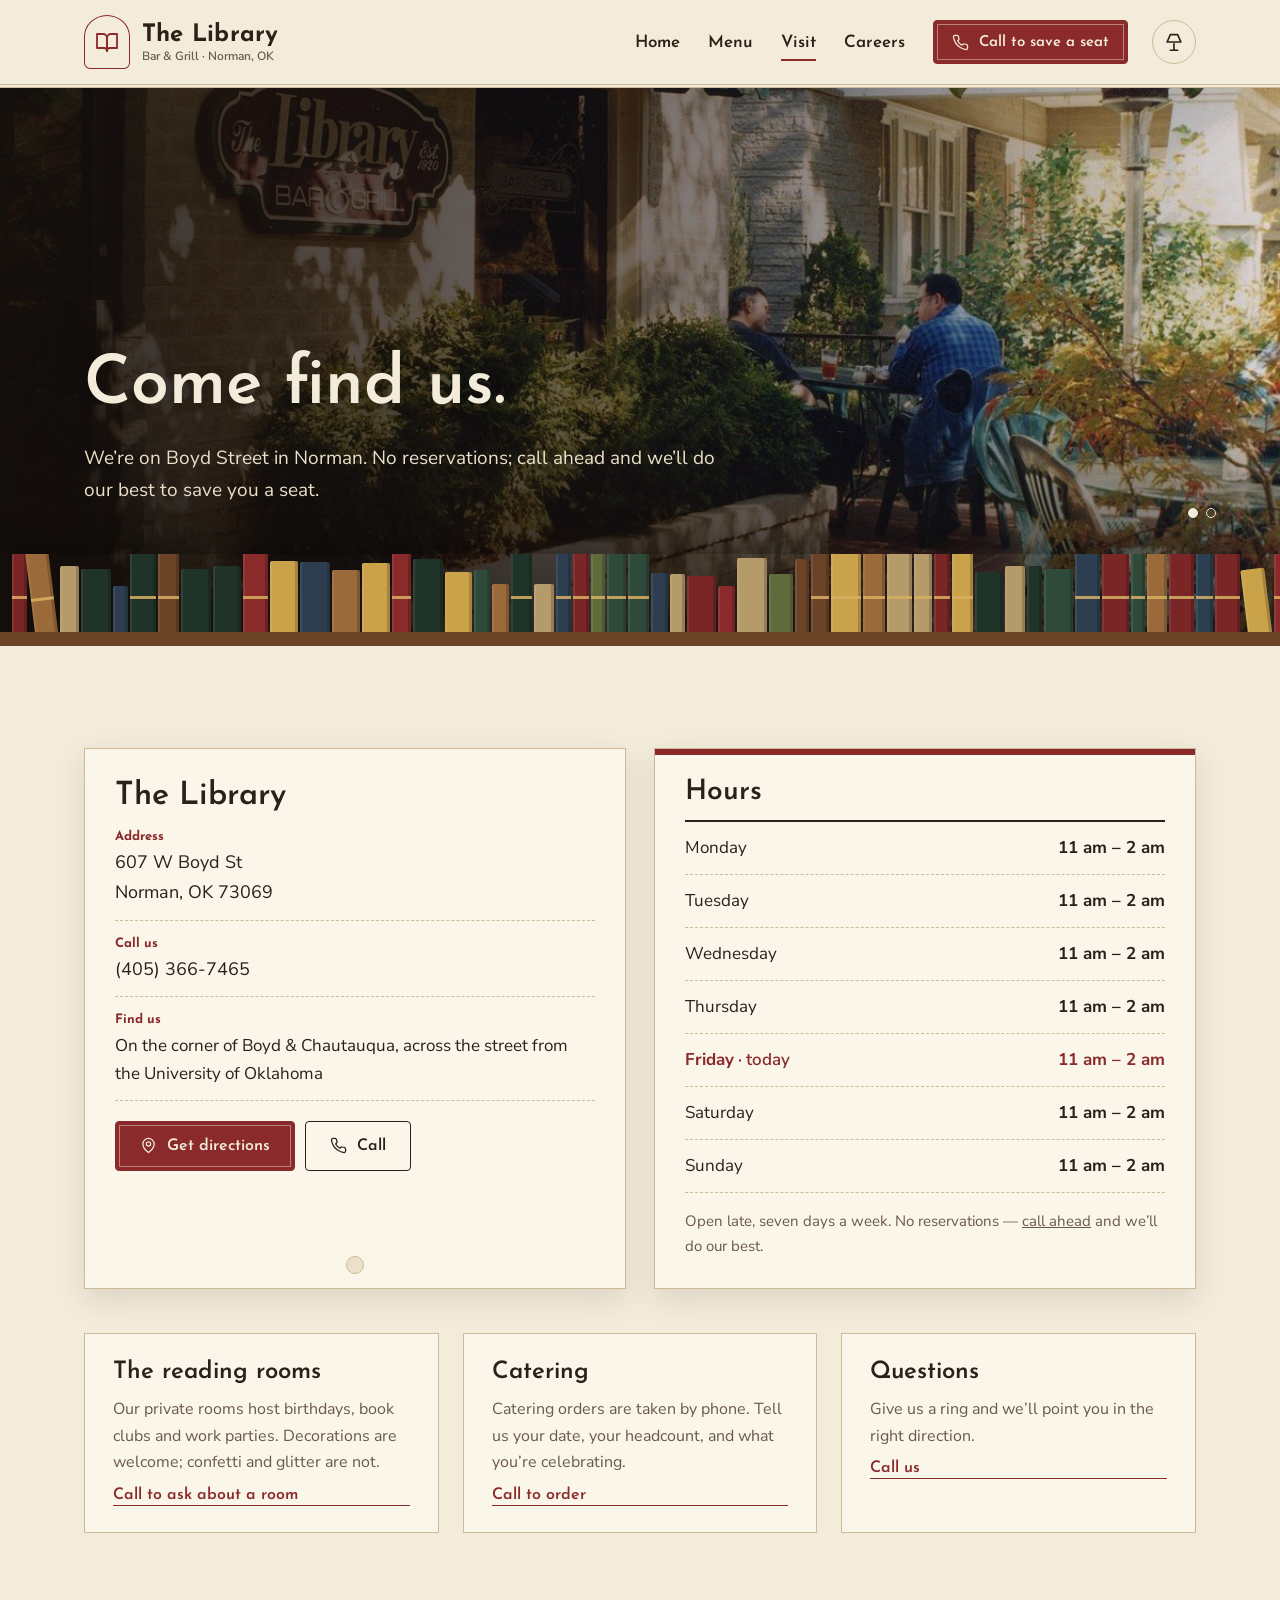
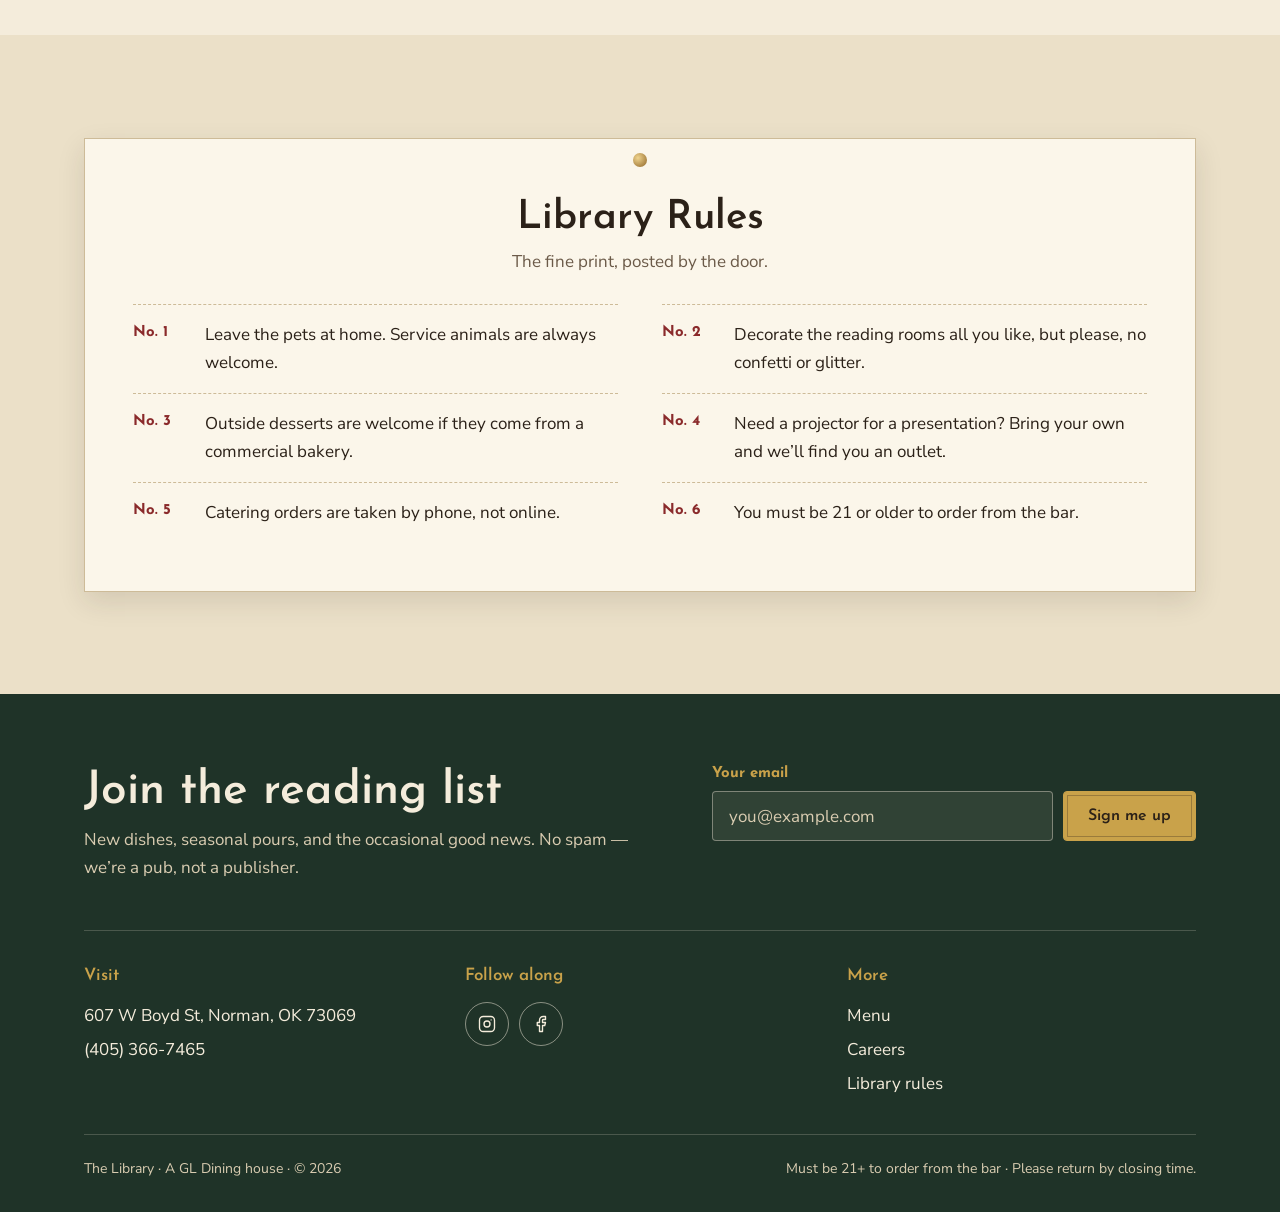
<file: contact.html>
<!DOCTYPE html>
<html lang="en">
<head>
  <meta charset="UTF-8">
  <meta name="viewport" content="width=device-width, initial-scale=1.0">
  <title>Visit | The Library, Norman OK</title>
  <meta name="description" content="Address, hours and contact details for The Library on Boyd Street in Norman, OK.">
  <link rel="preconnect" href="https://fonts.googleapis.com">
  <link rel="preconnect" href="https://fonts.gstatic.com" crossorigin>
  <link href="https://fonts.googleapis.com/css2?family=Josefin+Sans:wght@400;600;700&amp;family=Nunito+Sans:wght@400;600;700&amp;display=swap" rel="stylesheet">
  <link rel="stylesheet" href="css/styles.css">
  <!-- Light or "lamps low" before the page draws: saved choice, otherwise dark after 6 pm -->
  <script>
    (function () {
      var mode = null;
      try { mode = localStorage.getItem("gl-mode"); } catch (e) {}
      if (!mode) { var h = new Date().getHours(); mode = (h >= 18 || h < 6) ? "dark" : "light"; }
      document.documentElement.setAttribute("data-mode", mode);
    })();
  </script>
</head>
<body>
  <a class="skip-link" href="#main">Skip to content</a>

  <!-- ===== HEADER (same on every page) ===== -->
  <header class="site-header">
    <nav class="wrap nav" aria-label="Main">
      <a class="brand" href="index.html">
        <span class="brand-plate"><svg viewBox="0 0 24 24" fill="none" stroke="currentColor" stroke-width="1.8" stroke-linecap="round" stroke-linejoin="round" aria-hidden="true"><path d="M2 4h6a4 4 0 0 1 4 4v13a3 3 0 0 0-3-3H2z"/><path d="M22 4h-6a4 4 0 0 0-4 4v13a3 3 0 0 1 3-3h7z"/></svg></span>
        <span class="brand-text"><span class="brand-name">The Library</span><span class="brand-sub">Bar &amp; Grill · Norman, OK</span></span>
      </a>
      <ul class="nav-links" id="nav-links">
          <li><a href="index.html">Home</a></li>
          <li><a href="menu.html">Menu</a></li>
          <li><a href="contact.html" aria-current="page">Visit</a></li>
          <li><a href="careers.html">Careers</a></li>
          <li><a class="btn btn--sm" href="tel:4053667465"><svg viewBox="0 0 24 24" fill="none" stroke="currentColor" stroke-width="1.8" stroke-linecap="round" stroke-linejoin="round" aria-hidden="true"><path d="M22 16.9v3a2 2 0 0 1-2.2 2 19.8 19.8 0 0 1-8.6-3.1 19.5 19.5 0 0 1-6-6A19.8 19.8 0 0 1 2.1 4.2 2 2 0 0 1 4.1 2h3a2 2 0 0 1 2 1.7c.1.9.4 1.8.7 2.7a2 2 0 0 1-.5 2.1L8 9.8a16 16 0 0 0 6 6l1.3-1.3a2 2 0 0 1 2.1-.4c.9.3 1.8.6 2.7.7a2 2 0 0 1 1.7 2z"/></svg> Call to save a seat</a></li>
      </ul>
      <div class="nav-actions">
        <button class="icon-btn lamp" type="button" aria-label="Dim the lamps (dark mode)"><svg viewBox="0 0 24 24" fill="none" stroke="currentColor" stroke-width="1.8" stroke-linecap="round" stroke-linejoin="round" aria-hidden="true"><path d="M8 21h8"/><path d="M12 21v-7"/><path d="M4.5 12h15L16 4H8z"/><g class="glow"><path d="M7 15.5 5.5 17.5M17 15.5l1.5 2M9.5 16l-.5 2.2M14.5 16l.5 2.2"/></g></svg></button>
        <button class="icon-btn nav-toggle" type="button" aria-label="Open menu" aria-expanded="false" aria-controls="nav-links"><svg viewBox="0 0 24 24" fill="none" stroke="currentColor" stroke-width="1.8" stroke-linecap="round" stroke-linejoin="round" aria-hidden="true"><path d="M4 6h16M4 12h16M4 18h16"/></svg></button>
      </div>
    </nav>
  </header>

  <main id="main">
    <section class="hero hero--page" data-slideshow>
    <div class="slides">
      <img class="slide is-active" src="images/patio.jpg" alt="The Library sign and brick patio on Boyd Street">
      <img class="slide" src="images/bar-taps.jpg" alt="Draft taps along the bar" loading="lazy">
    </div>
    <div class="hero-scrim"></div>
    <div class="slide-dots"><button class="slide-dot is-active" aria-label="Show photo 1"></button><button class="slide-dot" aria-label="Show photo 2"></button></div>
      <div class="wrap hero-inner">
        <div class="hero-copy">
          <h1>Come find us.</h1>
          <p class="hero-lead">We’re on Boyd Street in Norman. No reservations; call ahead and we’ll do our best to save you a seat.</p>
        </div>
      </div>

  <div class="shelf" aria-hidden="true"><span class="spine band" style="--w:15px;--h:63%;--c:#7a2526"></span><span class="spine band lean" style="--w:23px;--h:74%;--c:#9a6a3a"></span><span class="spine" style="--w:19px;--h:85%;--c:#b59a6a"></span><span class="spine" style="--w:30px;--h:81%;--c:#1f3328"></span><span class="spine" style="--w:15px;--h:59%;--c:#2c3e50"></span><span class="spine band" style="--w:26px;--h:85%;--c:#1f3328"></span><span class="spine band" style="--w:21px;--h:59%;--c:#6b4428"></span><span class="spine" style="--w:30px;--h:81%;--c:#1f3328"></span><span class="spine" style="--w:28px;--h:84%;--c:#1f3328"></span><span class="spine band" style="--w:25px;--h:81%;--c:#8a2a2b"></span><span class="spine" style="--w:28px;--h:91%;--c:#c9a24a"></span><span class="spine" style="--w:30px;--h:90%;--c:#2c3e50"></span><span class="spine" style="--w:28px;--h:80%;--c:#9a6a3a"></span><span class="spine" style="--w:28px;--h:89%;--c:#c9a24a"></span><span class="spine band" style="--w:19px;--h:75%;--c:#8a2a2b"></span><span class="spine" style="--w:30px;--h:93%;--c:#1f3328"></span><span class="spine" style="--w:27px;--h:77%;--c:#c9a24a"></span><span class="spine" style="--w:16px;--h:79%;--c:#2f4a3b"></span><span class="spine" style="--w:17px;--h:61%;--c:#9a6a3a"></span><span class="spine band" style="--w:21px;--h:64%;--c:#1f3328"></span><span class="spine" style="--w:20px;--h:61%;--c:#b59a6a"></span><span class="spine band" style="--w:15px;--h:81%;--c:#2c3e50"></span><span class="spine band" style="--w:16px;--h:65%;--c:#7a2526"></span><span class="spine band" style="--w:14px;--h:81%;--c:#5f6b3a"></span><span class="spine band" style="--w:19px;--h:91%;--c:#2f4a3b"></span><span class="spine band" style="--w:21px;--h:67%;--c:#2f4a3b"></span><span class="spine" style="--w:17px;--h:76%;--c:#2c3e50"></span><span class="spine" style="--w:15px;--h:74%;--c:#b59a6a"></span><span class="spine" style="--w:29px;--h:72%;--c:#7a2526"></span><span class="spine" style="--w:17px;--h:59%;--c:#8a2a2b"></span><span class="spine" style="--w:30px;--h:95%;--c:#b59a6a"></span><span class="spine" style="--w:24px;--h:74%;--c:#5f6b3a"></span><span class="spine" style="--w:14px;--h:93%;--c:#6b4428"></span><span class="spine band" style="--w:18px;--h:68%;--c:#6b4428"></span><span class="spine band" style="--w:30px;--h:60%;--c:#c9a24a"></span><span class="spine band" style="--w:22px;--h:63%;--c:#9a6a3a"></span><span class="spine band" style="--w:25px;--h:74%;--c:#b59a6a"></span><span class="spine band" style="--w:18px;--h:60%;--c:#b59a6a"></span><span class="spine band" style="--w:16px;--h:73%;--c:#7a2526"></span><span class="spine band" style="--w:21px;--h:64%;--c:#c9a24a"></span><span class="spine" style="--w:28px;--h:77%;--c:#1f3328"></span><span class="spine" style="--w:20px;--h:85%;--c:#b59a6a"></span><span class="spine" style="--w:15px;--h:84%;--c:#1f3328"></span><span class="spine" style="--w:29px;--h:81%;--c:#2f4a3b"></span><span class="spine band" style="--w:25px;--h:76%;--c:#2c3e50"></span><span class="spine band" style="--w:27px;--h:64%;--c:#7a2526"></span><span class="spine band" style="--w:14px;--h:86%;--c:#2f4a3b"></span><span class="spine band" style="--w:20px;--h:95%;--c:#9a6a3a"></span><span class="spine band" style="--w:25px;--h:77%;--c:#7a2526"></span><span class="spine band" style="--w:17px;--h:94%;--c:#2c3e50"></span><span class="spine band" style="--w:25px;--h:83%;--c:#7a2526"></span><span class="spine lean" style="--w:24px;--h:83%;--c:#c9a24a"></span><span class="spine band" style="--w:29px;--h:60%;--c:#8a2a2b"></span><span class="spine" style="--w:18px;--h:81%;--c:#5f6b3a"></span><span class="spine band" style="--w:27px;--h:89%;--c:#5f6b3a"></span><span class="spine" style="--w:22px;--h:93%;--c:#b59a6a"></span><span class="spine band" style="--w:16px;--h:95%;--c:#9a6a3a"></span><span class="spine" style="--w:18px;--h:84%;--c:#7a2526"></span><span class="spine band" style="--w:15px;--h:66%;--c:#5f6b3a"></span><span class="spine" style="--w:24px;--h:86%;--c:#6b4428"></span><span class="spine" style="--w:27px;--h:64%;--c:#2c3e50"></span><span class="spine" style="--w:22px;--h:68%;--c:#6b4428"></span><span class="spine" style="--w:26px;--h:80%;--c:#9a6a3a"></span><span class="spine" style="--w:14px;--h:96%;--c:#b59a6a"></span><span class="spine band" style="--w:30px;--h:61%;--c:#8a2a2b"></span><span class="spine" style="--w:27px;--h:88%;--c:#2c3e50"></span><span class="spine" style="--w:16px;--h:72%;--c:#1f3328"></span><span class="spine" style="--w:26px;--h:58%;--c:#2c3e50"></span><span class="spine band" style="--w:28px;--h:69%;--c:#7a2526"></span><span class="spine band" style="--w:26px;--h:71%;--c:#7a2526"></span><span class="spine" style="--w:20px;--h:75%;--c:#9a6a3a"></span><span class="spine" style="--w:18px;--h:58%;--c:#9a6a3a"></span><span class="spine" style="--w:30px;--h:94%;--c:#6b4428"></span><span class="spine" style="--w:16px;--h:80%;--c:#2f4a3b"></span><span class="spine" style="--w:16px;--h:95%;--c:#8a2a2b"></span><span class="spine" style="--w:28px;--h:75%;--c:#1f3328"></span><span class="spine band" style="--w:25px;--h:69%;--c:#b59a6a"></span><span class="spine" style="--w:18px;--h:61%;--c:#6b4428"></span><span class="spine band" style="--w:23px;--h:67%;--c:#2f4a3b"></span><span class="spine" style="--w:14px;--h:81%;--c:#2f4a3b"></span><span class="spine" style="--w:28px;--h:71%;--c:#5f6b3a"></span><span class="spine" style="--w:23px;--h:62%;--c:#5f6b3a"></span><span class="spine" style="--w:23px;--h:83%;--c:#1f3328"></span><span class="spine" style="--w:20px;--h:83%;--c:#9a6a3a"></span><span class="spine band" style="--w:30px;--h:63%;--c:#5f6b3a"></span><span class="spine band" style="--w:21px;--h:91%;--c:#5f6b3a"></span><span class="spine band" style="--w:26px;--h:81%;--c:#c9a24a"></span><span class="spine" style="--w:28px;--h:81%;--c:#6b4428"></span><span class="spine" style="--w:28px;--h:66%;--c:#8a2a2b"></span><span class="spine band" style="--w:22px;--h:78%;--c:#6b4428"></span><span class="spine band" style="--w:20px;--h:81%;--c:#6b4428"></span><span class="spine" style="--w:21px;--h:75%;--c:#1f3328"></span><span class="spine" style="--w:24px;--h:75%;--c:#9a6a3a"></span><span class="spine" style="--w:24px;--h:83%;--c:#5f6b3a"></span><span class="spine band" style="--w:16px;--h:81%;--c:#5f6b3a"></span><span class="spine band" style="--w:25px;--h:86%;--c:#8a2a2b"></span><span class="spine" style="--w:24px;--h:82%;--c:#6b4428"></span><span class="spine" style="--w:19px;--h:80%;--c:#7a2526"></span><span class="spine band" style="--w:27px;--h:58%;--c:#1f3328"></span><span class="spine" style="--w:26px;--h:92%;--c:#5f6b3a"></span><span class="spine" style="--w:25px;--h:78%;--c:#c9a24a"></span><span class="spine band" style="--w:18px;--h:71%;--c:#2c3e50"></span><span class="spine band" style="--w:22px;--h:63%;--c:#2c3e50"></span><span class="spine" style="--w:15px;--h:79%;--c:#2c3e50"></span><span class="spine band" style="--w:18px;--h:69%;--c:#7a2526"></span><span class="spine" style="--w:18px;--h:78%;--c:#1f3328"></span><span class="spine band" style="--w:26px;--h:72%;--c:#2f4a3b"></span><span class="spine" style="--w:24px;--h:92%;--c:#9a6a3a"></span><span class="spine band" style="--w:29px;--h:83%;--c:#8a2a2b"></span><span class="spine" style="--w:28px;--h:60%;--c:#7a2526"></span></div>

    </section>
    <section class="band">
      <div class="wrap visit-cards">
        <div class="catalog-card">
          <h2>The Library</h2>
          <div class="fact"><span class="label">Address</span><a href="https://maps.google.com/?q=607+W+Boyd+St+Norman+OK" target="_blank" rel="noopener">607 W Boyd St<br>Norman, OK 73069</a></div>
          <div class="fact"><span class="label">Call us</span><a href="tel:4053667465">(405) 366-7465</a></div>
          <div class="fact"><span class="label">Find us</span><span>On the corner of Boyd &amp; Chautauqua, across the street from the University of Oklahoma</span></div>
          <div class="card-actions">
            <a class="btn" href="https://maps.google.com/?q=607+W+Boyd+St+Norman+OK" target="_blank" rel="noopener"><svg viewBox="0 0 24 24" fill="none" stroke="currentColor" stroke-width="1.8" stroke-linecap="round" stroke-linejoin="round" aria-hidden="true"><path d="M20 10c0 6-8 12-8 12S4 16 4 10a8 8 0 0 1 16 0z"/><circle cx="12" cy="10" r="3"/></svg> Get directions</a>
            <a class="btn btn--ghost" href="tel:4053667465"><svg viewBox="0 0 24 24" fill="none" stroke="currentColor" stroke-width="1.8" stroke-linecap="round" stroke-linejoin="round" aria-hidden="true"><path d="M22 16.9v3a2 2 0 0 1-2.2 2 19.8 19.8 0 0 1-8.6-3.1 19.5 19.5 0 0 1-6-6A19.8 19.8 0 0 1 2.1 4.2 2 2 0 0 1 4.1 2h3a2 2 0 0 1 2 1.7c.1.9.4 1.8.7 2.7a2 2 0 0 1-.5 2.1L8 9.8a16 16 0 0 0 6 6l1.3-1.3a2 2 0 0 1 2.1-.4c.9.3 1.8.6 2.7.7a2 2 0 0 1 1.7 2z"/></svg> Call</a>
          </div>
        </div>
        <div class="due-card">
          <div class="due-head"><h3>Hours</h3></div>
          <div class="due-row" data-day="1"><span>Monday</span><strong>11 am – 2 am</strong></div>
          <div class="due-row" data-day="2"><span>Tuesday</span><strong>11 am – 2 am</strong></div>
          <div class="due-row" data-day="3"><span>Wednesday</span><strong>11 am – 2 am</strong></div>
          <div class="due-row" data-day="4"><span>Thursday</span><strong>11 am – 2 am</strong></div>
          <div class="due-row" data-day="5"><span>Friday</span><strong>11 am – 2 am</strong></div>
          <div class="due-row" data-day="6"><span>Saturday</span><strong>11 am – 2 am</strong></div>
          <div class="due-row" data-day="0"><span>Sunday</span><strong>11 am – 2 am</strong></div>
          <p class="due-foot">Open late, seven days a week. No reservations — <a href="tel:4053667465">call ahead</a> and we’ll do our best.</p>
        </div>
      </div>
      <div class="wrap services">
        <div class="note-card">
          <h3>The reading rooms</h3>
          <p>Our private rooms host birthdays, book clubs and work parties. Decorations are welcome; confetti and glitter are not.</p>
          <a class="link" href="tel:4053667465">Call to ask about a room</a>
        </div>
        <div class="note-card">
          <h3>Catering</h3>
          <p>Catering orders are taken by phone. Tell us your date, your headcount, and what you’re celebrating.</p>
          <a class="link" href="tel:4053667465">Call to order</a>
        </div>
        <div class="note-card">
          <h3>Questions</h3>
          <p>Give us a ring and we’ll point you in the right direction.</p>
          <a class="link" href="tel:4053667465">Call us</a>
        </div>
      </div>
    </section>

    <section class="band band--alt">
      <div class="wrap">
      <div class="rules" id="rules">
        <h2>Library Rules</h2>
        <p>The fine print, posted by the door.</p>
        <ol>
          <li>Leave the pets at home. Service animals are always welcome.</li>
          <li>Decorate the reading rooms all you like, but please, no confetti or glitter.</li>
          <li>Outside desserts are welcome if they come from a commercial bakery.</li>
          <li>Need a projector for a presentation? Bring your own and we’ll find you an outlet.</li>
          <li>Catering orders are taken by phone, not online.</li>
          <li>You must be 21 or older to order from the bar.</li>
        </ol>
      </div>
      </div>
    </section>
  </main>

  <!-- ===== FOOTER (same on every page) ===== -->
  <footer class="site-footer">
    <div class="wrap">
      <div class="footer-top">
        <div>
          <h2>Join the reading list</h2>
          <p>New dishes, seasonal pours, and the occasional good news. No spam — we’re a pub, not a publisher.</p>
        </div>
        <form class="signup" novalidate>
          <label for="signup-email">Your email</label>
          <input id="signup-email" type="email" autocomplete="email" placeholder="you@example.com" required>
          <button class="btn btn--brass" type="submit">Sign me up</button>
          <p class="signup-msg" role="status"></p>
        </form>
      </div>
      <div class="footer-cols">
        <div>
          <h3>Visit</h3>
          <a href="https://maps.google.com/?q=607+W+Boyd+St+Norman+OK" target="_blank" rel="noopener">607 W Boyd St, Norman, OK 73069</a>
          <a href="tel:4053667465">(405) 366-7465</a>
        </div>
        <div>
          <h3>Follow along</h3>
          <div class="socials">
            <a class="social" href="#" aria-label="Instagram"><svg viewBox="0 0 24 24" fill="none" stroke="currentColor" stroke-width="1.8" stroke-linecap="round" stroke-linejoin="round" aria-hidden="true"><rect x="2" y="2" width="20" height="20" rx="5"/><circle cx="12" cy="12" r="4"/><path d="M17.5 6.5h.01"/></svg></a>
            <a class="social" href="#" aria-label="Facebook"><svg viewBox="0 0 24 24" fill="none" stroke="currentColor" stroke-width="1.8" stroke-linecap="round" stroke-linejoin="round" aria-hidden="true"><path d="M18 2h-3a5 5 0 0 0-5 5v3H7v4h3v8h4v-8h3l1-4h-4V7a1 1 0 0 1 1-1h3z"/></svg></a>
          </div>
        </div>
        <div>
          <h3>More</h3>
          <a href="menu.html">Menu</a>
          <a href="careers.html">Careers</a>
          <a href="contact.html#rules">Library rules</a>
        </div>
      </div>
      <div class="footer-bottom">
        <span>The Library · A GL Dining house · © <span id="year">2026</span></span>
        <span>Must be 21+ to order from the bar · Please return by closing time.</span>
      </div>
    </div>
  </footer>

  <script src="js/main.js"></script>

</body>
</html>
</file>
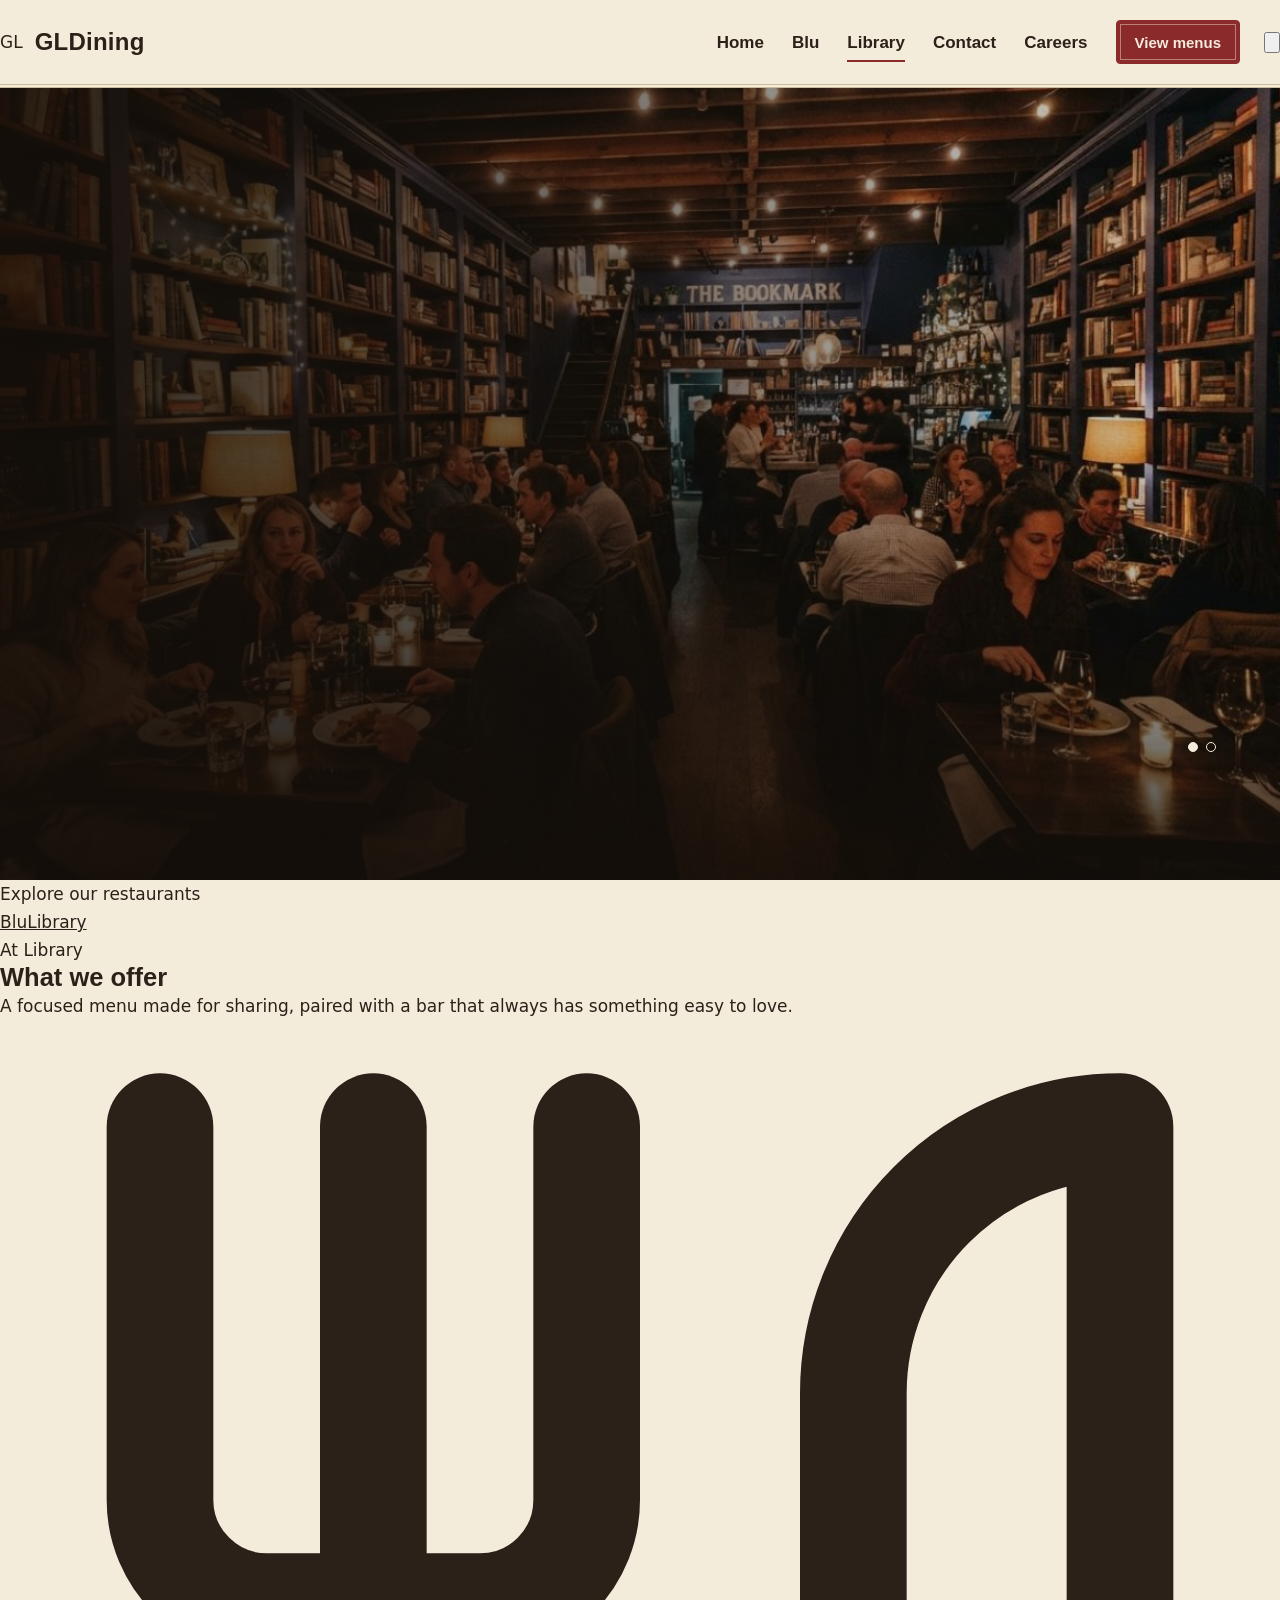
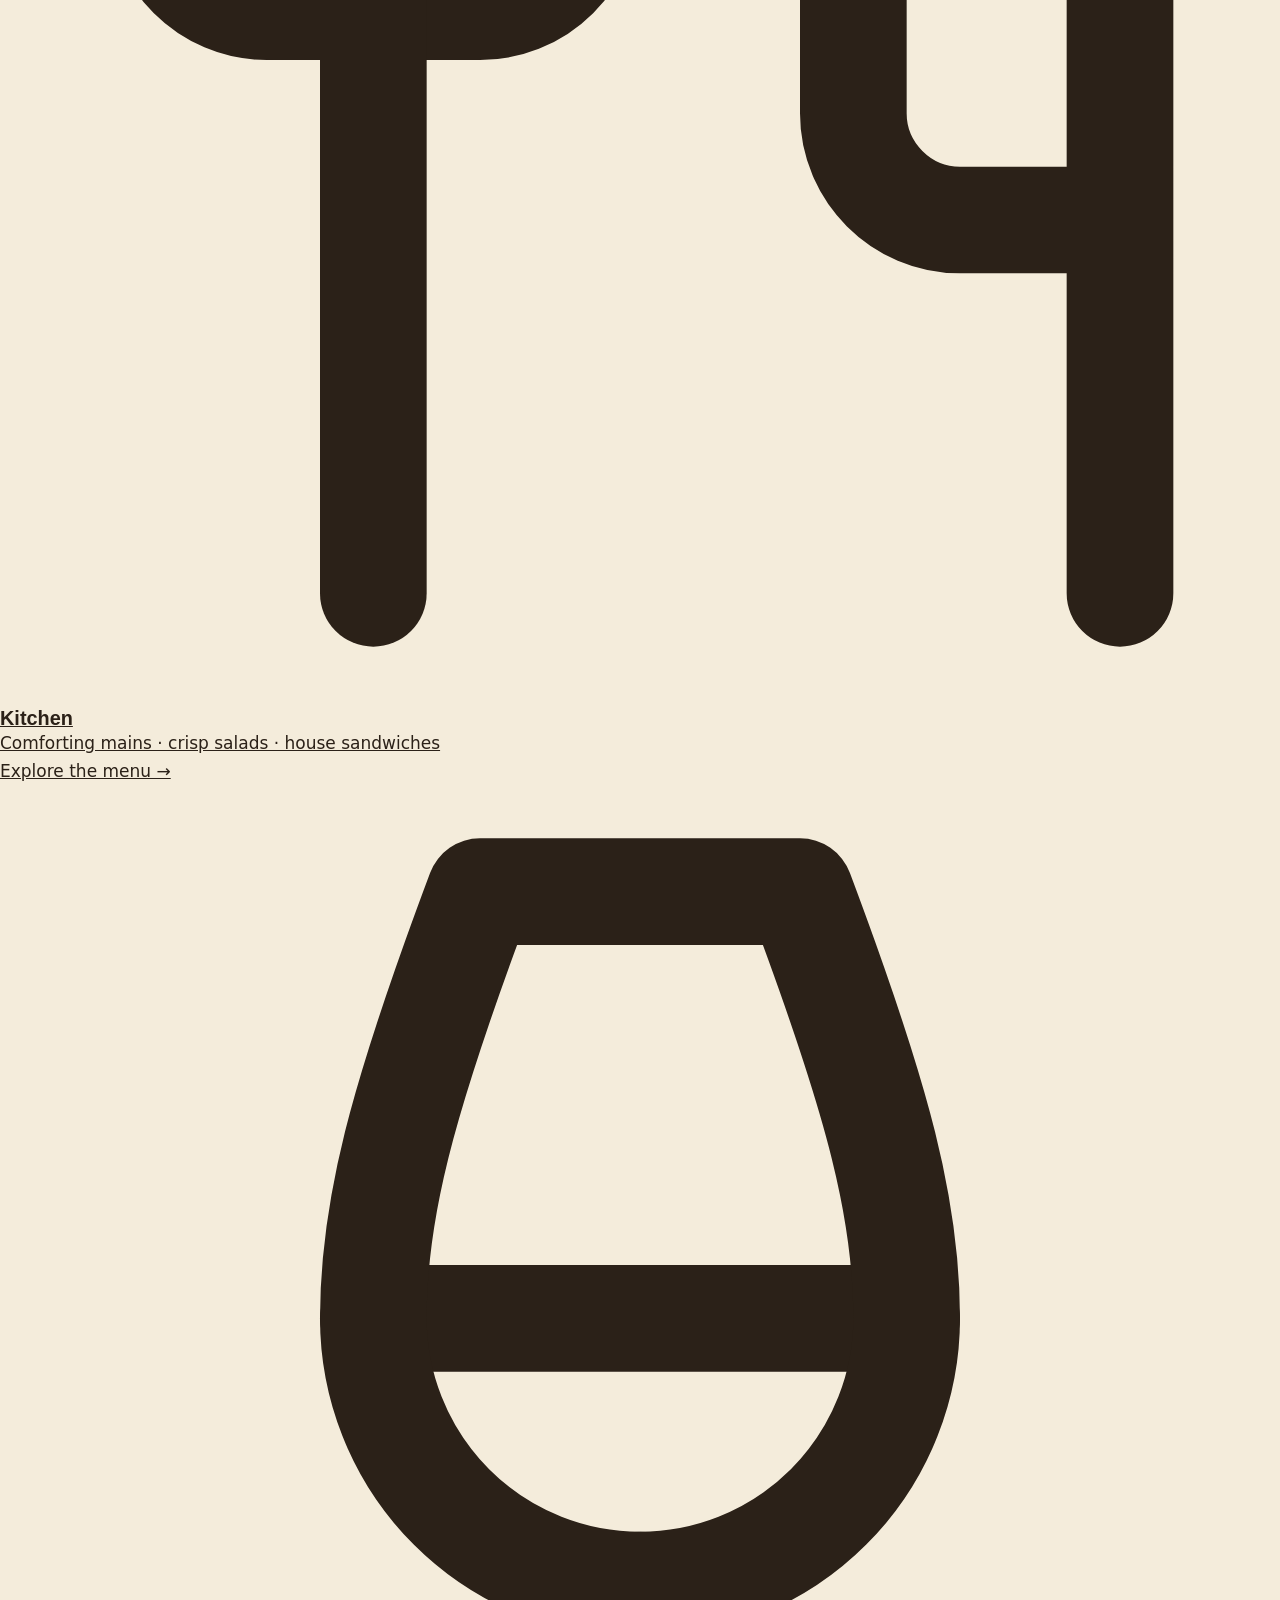
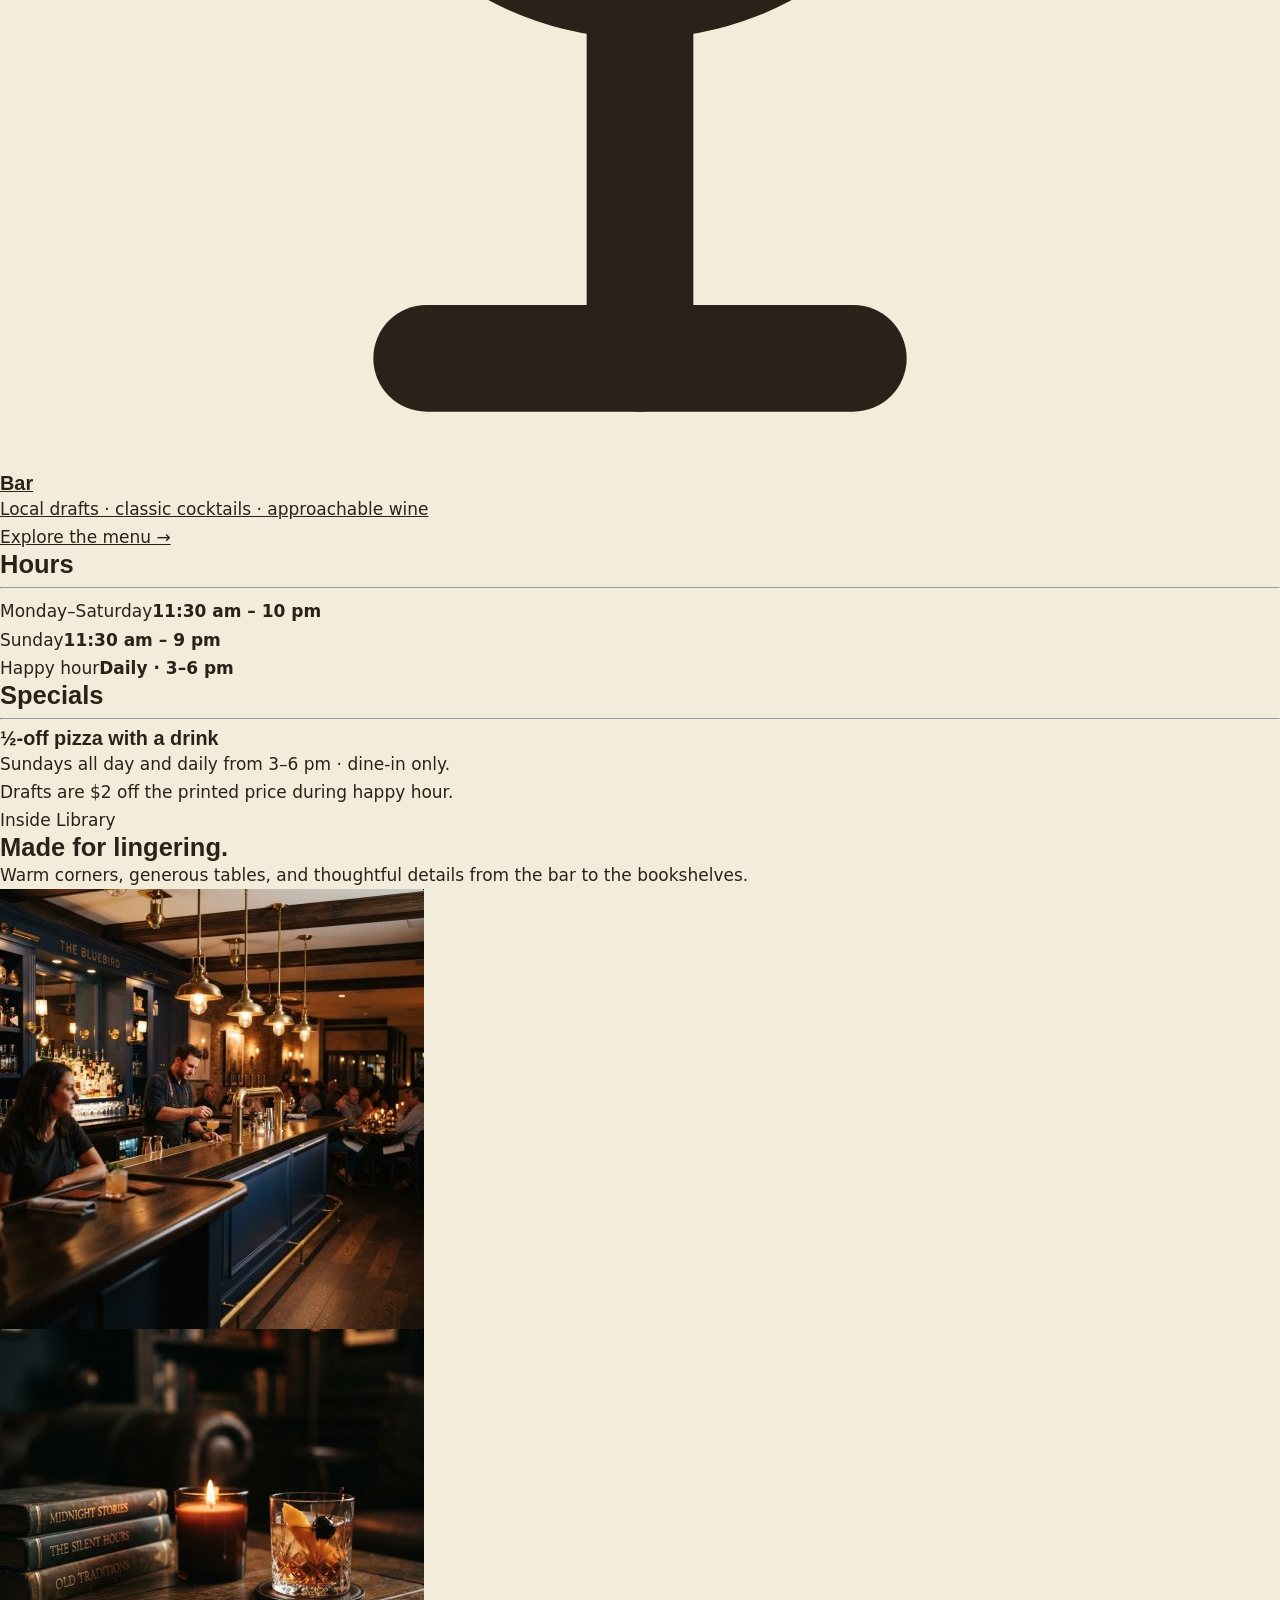
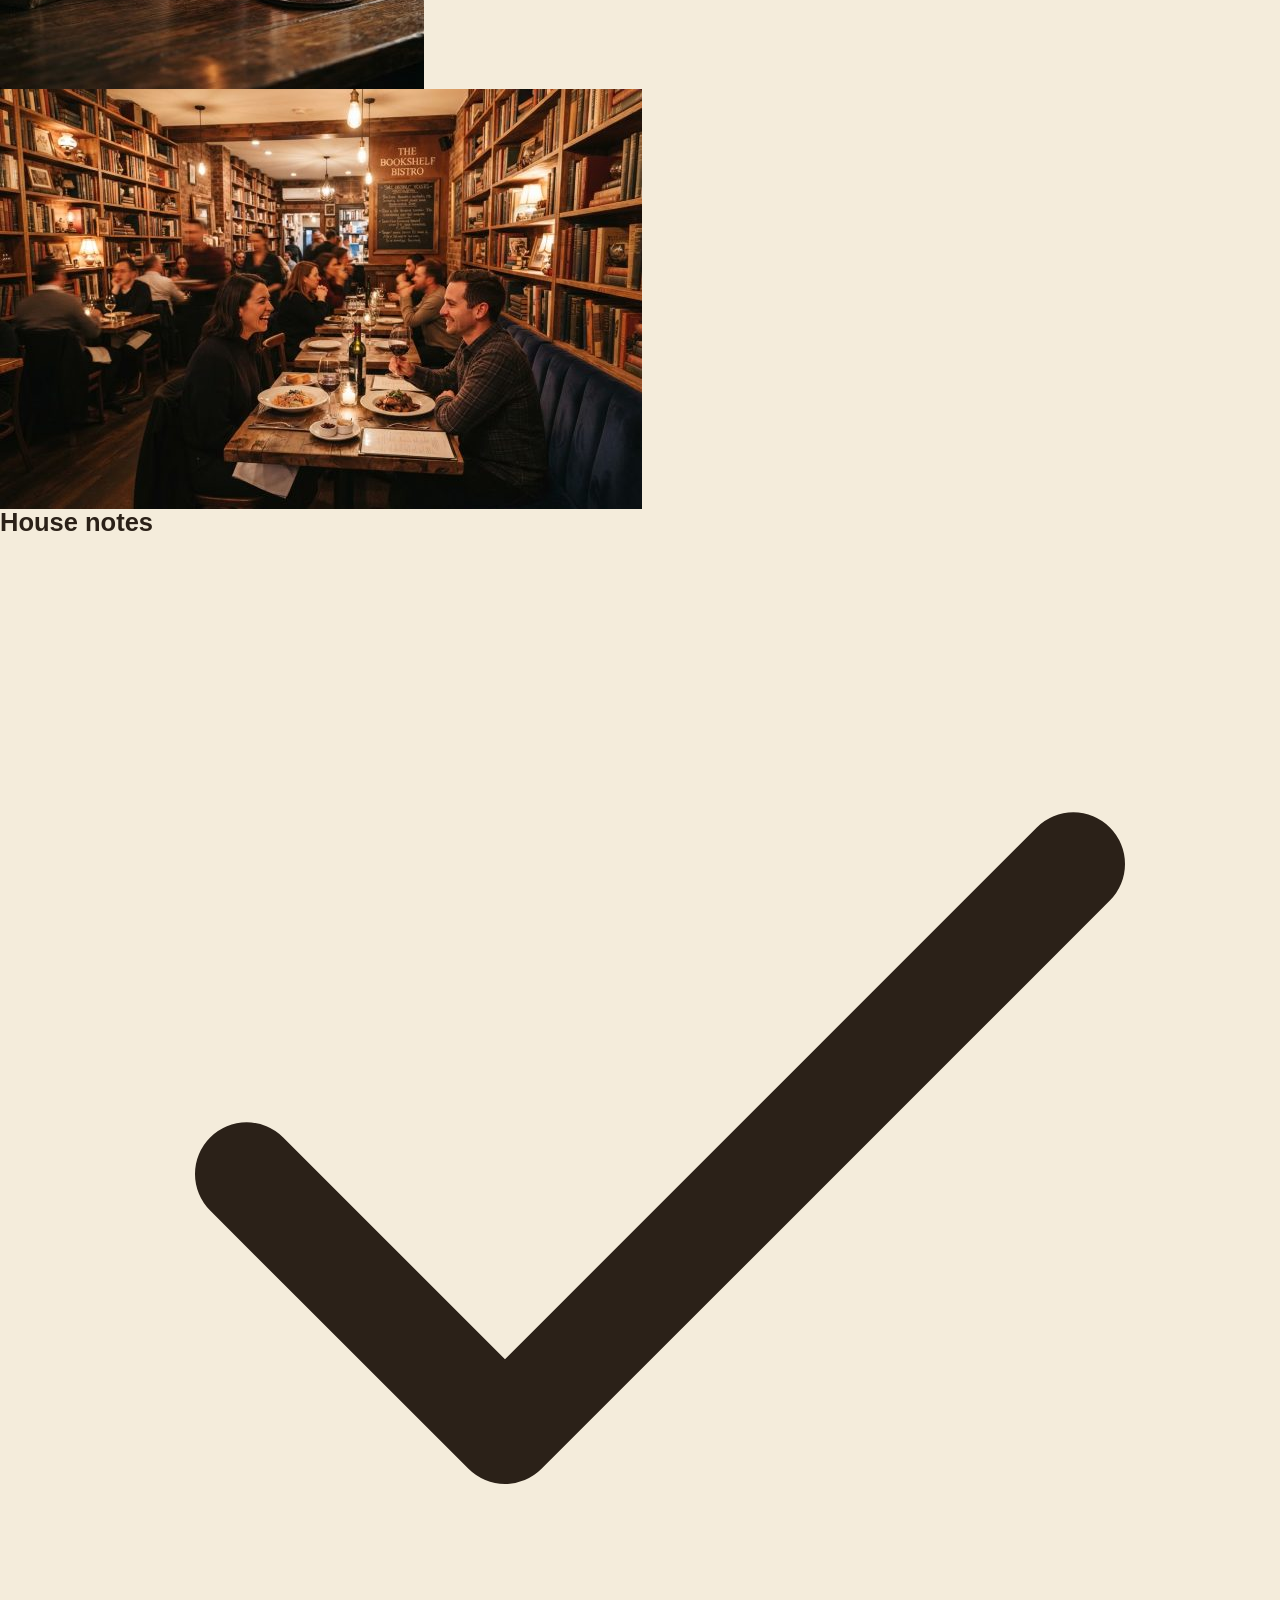
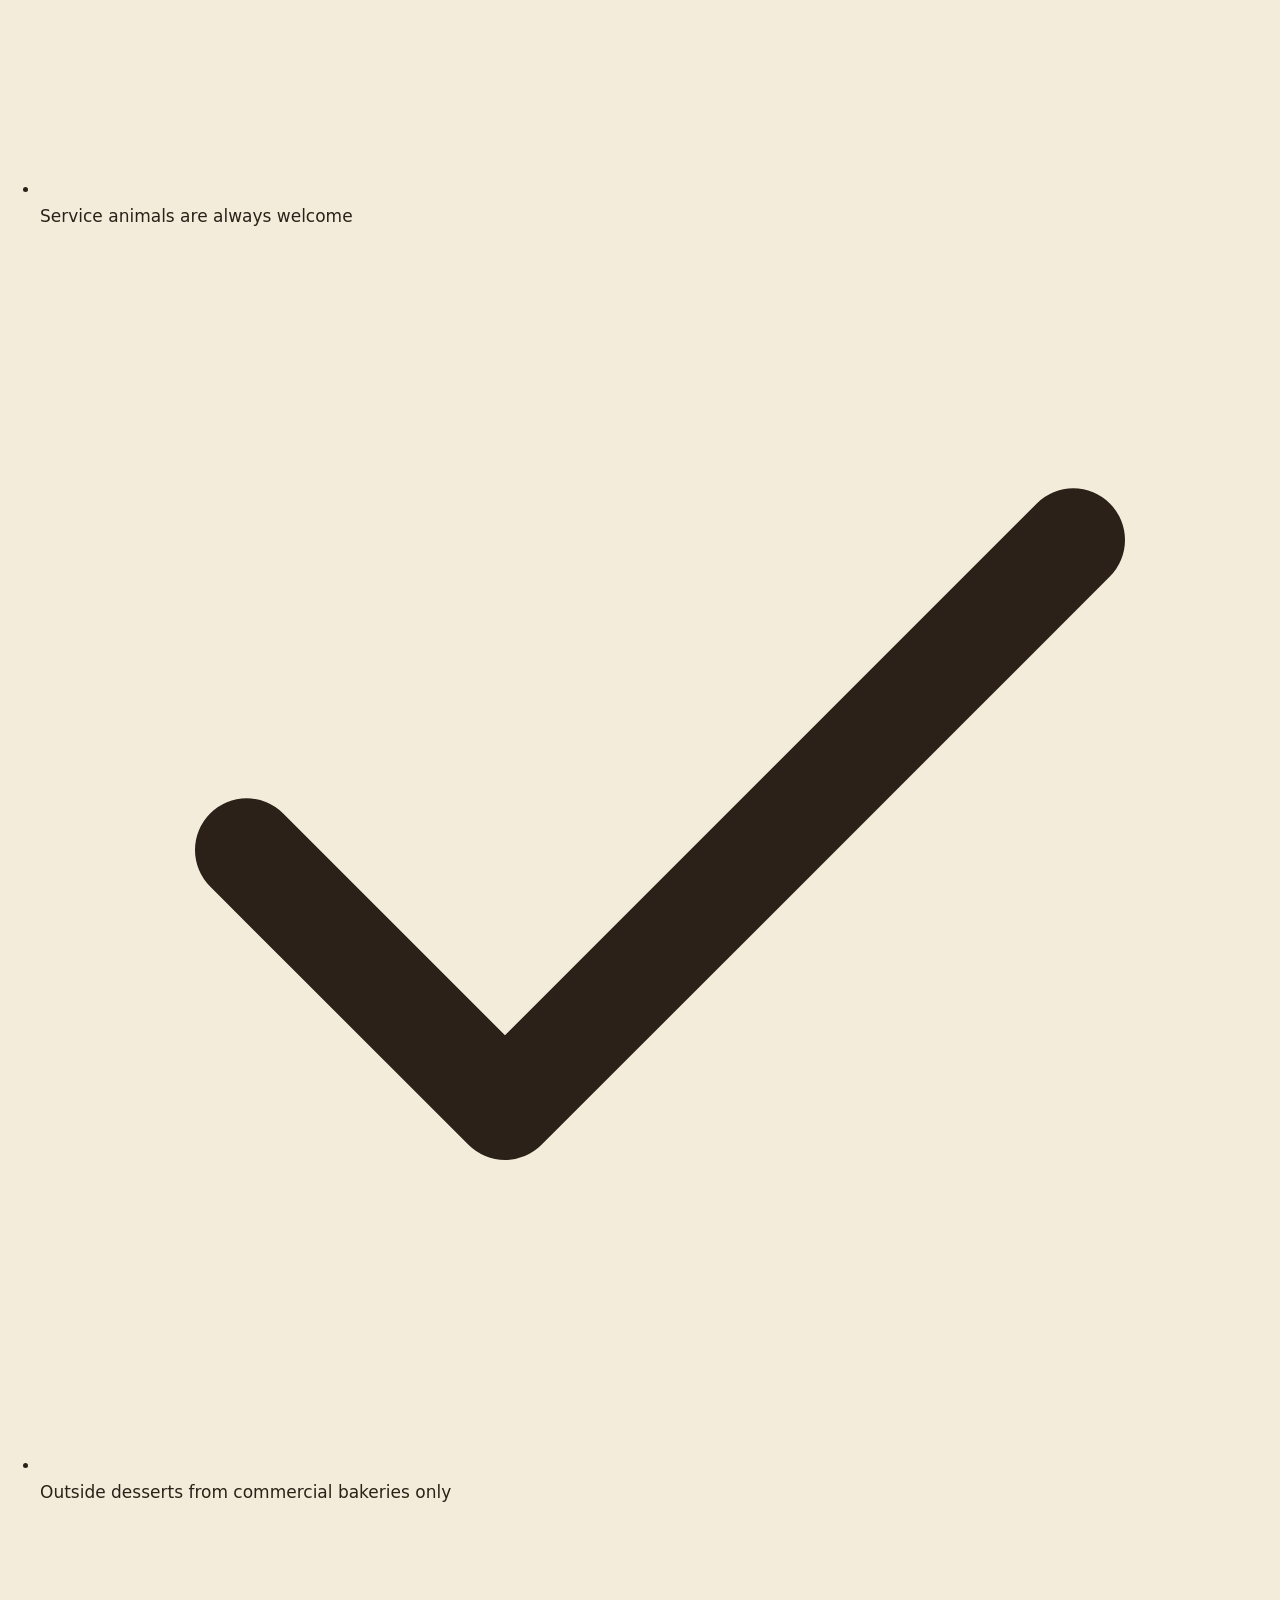
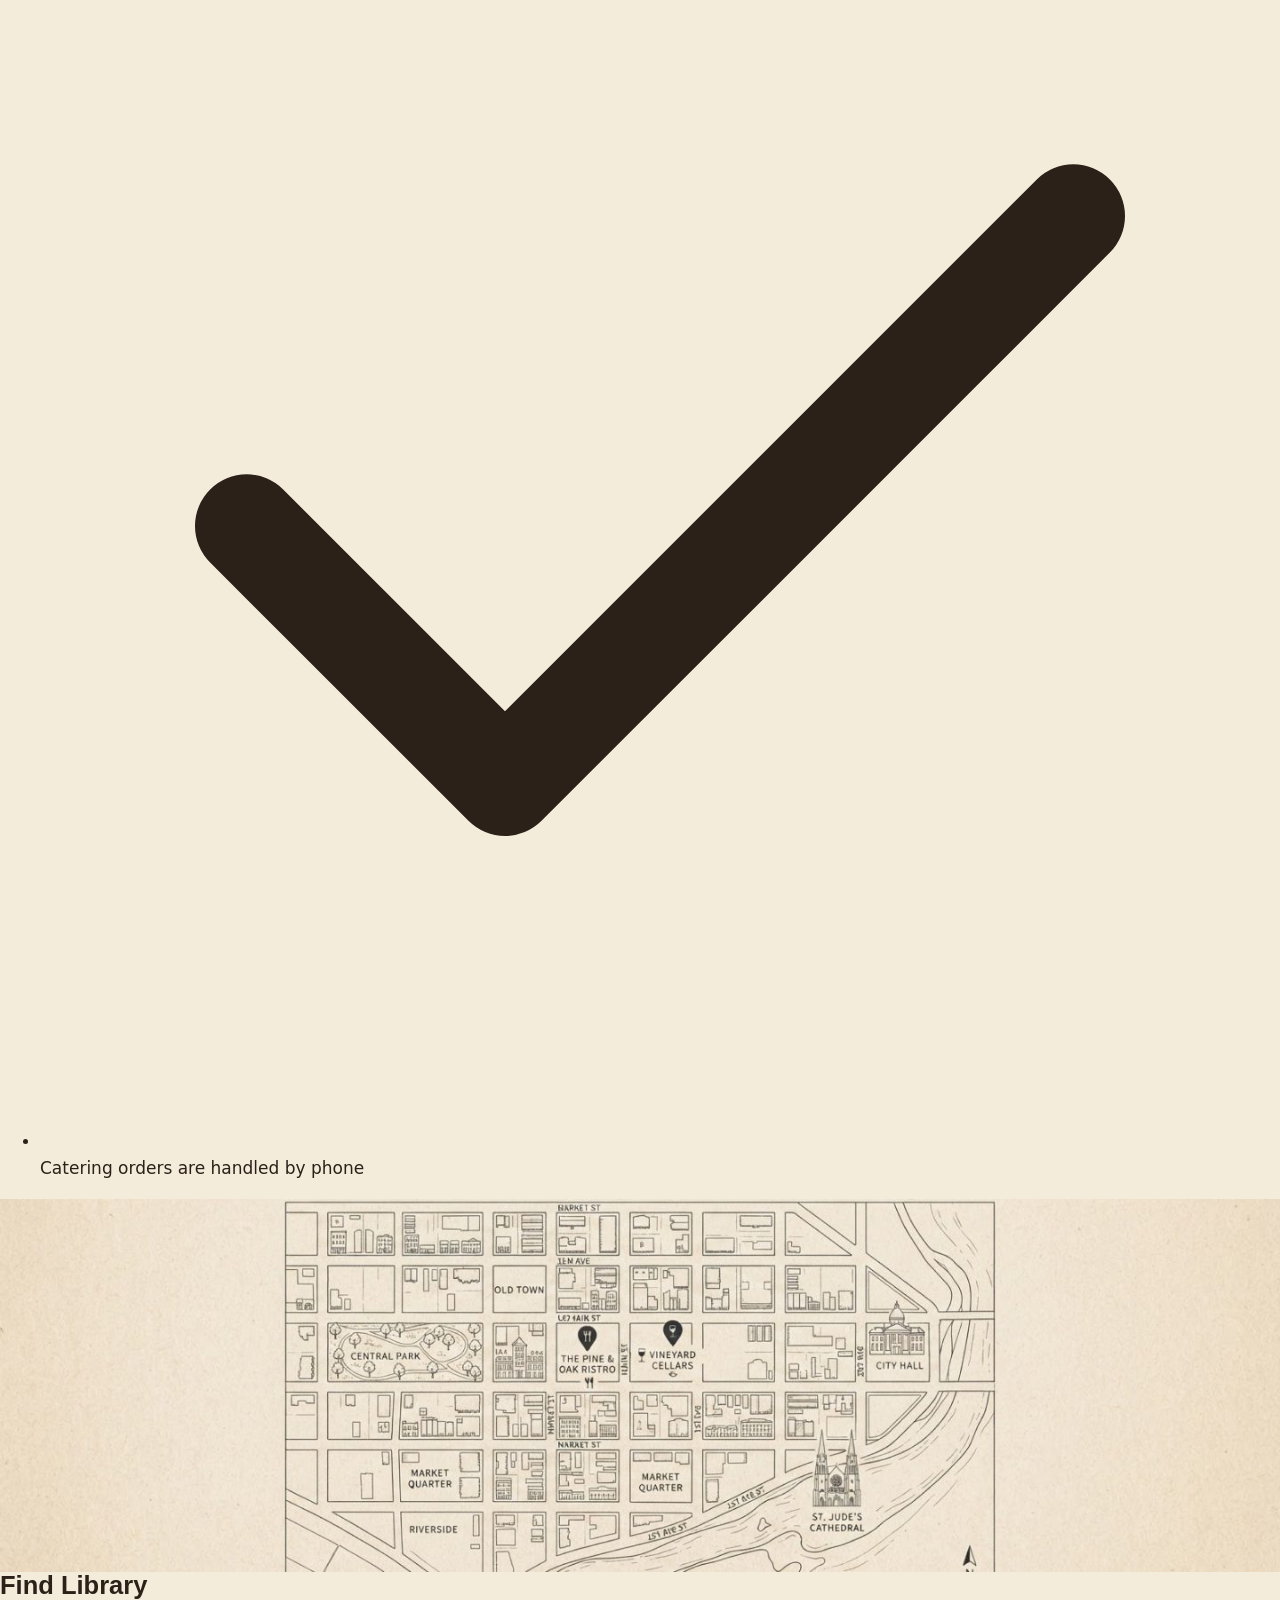
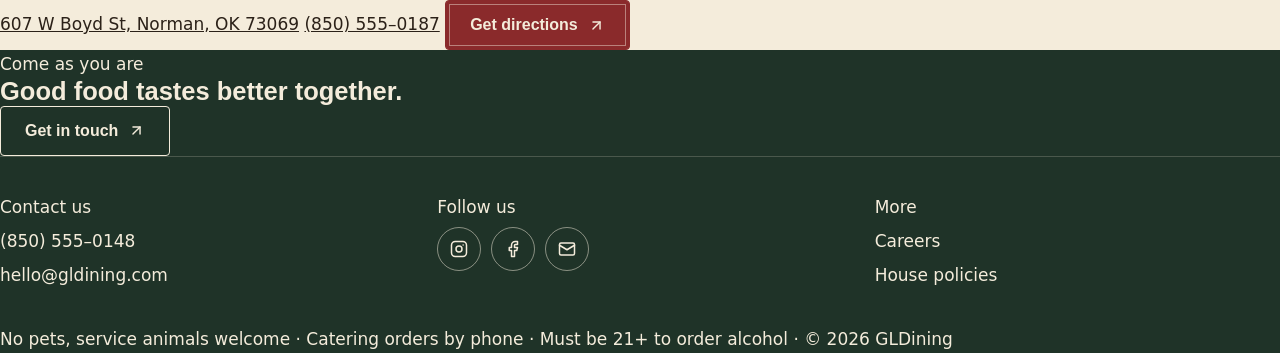
<file: library.html>
<!DOCTYPE html>
<html lang="en">
<head>
  <meta charset="UTF-8">
  <meta name="viewport" content="width=device-width, initial-scale=1.0">
  <title>Library | GLDining — Norman, OK</title>
  <meta name="description" content="A cozy neighborhood dining room with relaxed plates, a thoughtful bar, and shelves full of stories.">
  <link rel="preconnect" href="https://fonts.googleapis.com">
  <link rel="preconnect" href="https://fonts.gstatic.com" crossorigin>
  <link href="https://fonts.googleapis.com/css2?family=Cormorant+Garamond:wght@500;600&amp;family=Inter:ital,wght@0,400;0,500;0,600;0,700;1,400&amp;display=swap" rel="stylesheet">
  <link rel="stylesheet" href="css/styles.css">
  <!-- Pick light or dark before the page draws (saved choice, otherwise dark after 6 pm) -->
  <script>
    (function () {
      var mode = null;
      try { mode = localStorage.getItem("gl-mode"); } catch (e) {}
      if (!mode) { var h = new Date().getHours(); mode = (h >= 18 || h < 6) ? "dark" : "light"; }
      document.documentElement.setAttribute("data-mode", mode);
    })();
  </script>
</head>
<body class="page-lib">
  <a class="skip-link" href="#main">Skip to content</a>

  <!-- ===== NAVIGATION (same on every page) ===== -->
  <header class="site-header">
    <nav class="nav" aria-label="Main">
      <a class="brand" href="index.html">
        <span class="brand-mono">GL</span>
        <span class="brand-name">GLDining</span>
      </a>
      <ul class="nav-links" id="nav-links">
        <li><a href="index.html">Home</a></li>
        <li><a href="blu.html">Blu</a></li>
        <li><a href="library.html" aria-current="page">Library</a></li>
        <li><a href="contact.html">Contact</a></li>
        <li><a href="careers.html">Careers</a></li>
        <li><a class="btn btn--sm btn--lib" href="menu.html">View menus</a></li>
      </ul>
      <div class="nav-actions">
        <button class="theme-toggle" type="button" aria-label="Switch to dark mode"><svg class="icon-moon" viewBox="0 0 24 24" fill="none" stroke="currentColor" stroke-width="2" stroke-linecap="round" stroke-linejoin="round" aria-hidden="true"><path d="M21 12.8A9 9 0 1 1 11.2 3a7 7 0 0 0 9.8 9.8z"/></svg><svg class="icon-sun" viewBox="0 0 24 24" fill="none" stroke="currentColor" stroke-width="2" stroke-linecap="round" stroke-linejoin="round" aria-hidden="true"><circle cx="12" cy="12" r="4"/><path d="M12 2v2M12 20v2M4.9 4.9l1.4 1.4M17.7 17.7l1.4 1.4M2 12h2M20 12h2M4.9 19.1l1.4-1.4M17.7 6.3l1.4-1.4"/></svg></button>
        <button class="nav-toggle" aria-label="Open menu" aria-expanded="false" aria-controls="nav-links"><svg viewBox="0 0 24 24" fill="none" stroke="currentColor" stroke-width="2" stroke-linecap="round" stroke-linejoin="round" aria-hidden="true"><path d="M4 6h16M4 12h16M4 18h16"/></svg></button>
      </div>
    </nav>
  </header>

  <main id="main">
    <!-- HERO -->
    <section class="hero hero--restaurant" data-slideshow>
    <div class="slides">
      <img class="slide is-active" src="images/library-hero.jpg" alt="Library's book-lined dining room">
      <img class="slide" src="images/library-card.jpg" alt="Diners between bookshelves" loading="lazy">
    </div>
    <div class="hero-scrim"></div>
    <div class="slide-dots">
      <button class="slide-dot is-active" aria-label="Show photo 1"></button>
      <button class="slide-dot" aria-label="Show photo 2"></button>
    </div>
      <div class="hero-content">
        <h1 class="hero-name">Library</h1>
        <p class="hero-tagline">Comfort food, cold pints, and a room to linger in.</p>
        <p class="hero-text">A cozy neighborhood dining room with relaxed plates, a thoughtful bar, and shelves full of stories.</p>
        <div class="hero-actions">
          <a class="btn btn--light" href="menu.html#library">View menu</a>
          <a class="btn btn--light" href="https://maps.google.com/?q=607+W+Boyd+St+Norman+OK" target="_blank" rel="noopener">Directions <svg viewBox="0 0 24 24" fill="none" stroke="currentColor" stroke-width="2" stroke-linecap="round" stroke-linejoin="round" aria-hidden="true"><path d="M7 17 17 7"/><path d="M7 7h10v10"/></svg></a>
        </div>
      </div>
    </section>

    <!-- SWITCH RESTAURANT -->
    <div class="switch-bar">
      <p class="eyebrow">Explore our restaurants</p>
      <nav class="switcher" aria-label="Restaurants"><a href="blu.html" class="">Blu</a><a href="library.html" class="is-lib" aria-current="page">Library</a></nav>
    </div>

    <!-- WHAT WE OFFER -->
    <section class="section offer offer--lib">
      <div class="section-heading">
        <p class="eyebrow">At Library</p>
        <h2>What we offer</h2>
        <p>A focused menu made for sharing, paired with a bar that always has something easy to love.</p>
      </div>
      <div class="offer-cards">
        <a class="offer-card" href="menu.html#library">
          <span class="offer-icon"><svg viewBox="0 0 24 24" fill="none" stroke="currentColor" stroke-width="2" stroke-linecap="round" stroke-linejoin="round" aria-hidden="true"><path d="M3 2v7c0 1.1.9 2 2 2h4a2 2 0 0 0 2-2V2"/><path d="M7 2v20"/><path d="M21 15V2a5 5 0 0 0-5 5v6c0 1.1.9 2 2 2h3zm0 0v7"/></svg></span>
          <h3>Kitchen</h3>
          <p>Comforting mains · crisp salads · house sandwiches</p>
          <span class="text-link">Explore the menu →</span>
        </a>
        <a class="offer-card" href="menu.html#library-bar">
          <span class="offer-icon"><svg viewBox="0 0 24 24" fill="none" stroke="currentColor" stroke-width="2" stroke-linecap="round" stroke-linejoin="round" aria-hidden="true"><path d="M8 22h8"/><path d="M7 10h10"/><path d="M12 15v7"/><path d="M12 15a5 5 0 0 0 5-5c0-2-.5-4-2-8H9c-1.5 4-2 6-2 8a5 5 0 0 0 5 5z"/></svg></span>
          <h3>Bar</h3>
          <p>Local drafts · classic cocktails · approachable wine</p>
          <span class="text-link">Explore the menu →</span>
        </a>
      </div>
    </section>

    <!-- HOURS & SPECIALS -->
    <section class="hours-band hours-band--lib">
      <div>
        <h2>Hours</h2>
        <hr>
        <div class="hours-row"><span>Monday–Saturday</span><strong>11:30 am – 10 pm</strong></div>
        <div class="hours-row"><span>Sunday</span><strong>11:30 am – 9 pm</strong></div>
        <div class="hours-row"><span>Happy hour</span><strong>Daily · 3–6 pm</strong></div>
      </div>
      <div>
        <h2>Specials</h2>
        <hr>
        <h3>½-off pizza with a drink</h3>
        <p>Sundays all day and daily from 3–6 pm · dine-in only.</p>
          <p>Drafts are $2 off the printed price during happy hour.</p>
      </div>
    </section>

    <section class="section gallery gallery--lib">
      <div class="section-heading">
        <p class="eyebrow">Inside Library</p>
        <h2>Made for lingering.</h2>
        <p>Warm corners, generous tables, and thoughtful details from the bar to the bookshelves.</p>
      </div>
      <div class="gallery-grid">
        <img src="images/library-bar.jpg" alt="Bartender pouring at Library's navy bar" loading="lazy">
        <img src="images/library-detail.jpg" alt="Old fashioned cocktail beside a candle and stacked books" loading="lazy">
        <img src="images/library-card.jpg" alt="Diners at tables between bookshelves" loading="lazy">
      </div>
    </section>

    <!-- HOUSE NOTES -->
    <section class="house">
      <h2>House notes</h2>
      <ul class="policy-list">
        <li><svg viewBox="0 0 24 24" fill="none" stroke="currentColor" stroke-width="2" stroke-linecap="round" stroke-linejoin="round" aria-hidden="true"><path d="M20 6 9 17l-5-5"/></svg> Service animals are always welcome</li>
        <li><svg viewBox="0 0 24 24" fill="none" stroke="currentColor" stroke-width="2" stroke-linecap="round" stroke-linejoin="round" aria-hidden="true"><path d="M20 6 9 17l-5-5"/></svg> Outside desserts from commercial bakeries only</li>
        <li><svg viewBox="0 0 24 24" fill="none" stroke="currentColor" stroke-width="2" stroke-linecap="round" stroke-linejoin="round" aria-hidden="true"><path d="M20 6 9 17l-5-5"/></svg> Catering orders are handled by phone</li>
      </ul>
    </section>

    <!-- DIRECTIONS -->
    <section class="directions directions--lib">
      <img src="images/neighborhood-map.jpg" alt="Illustrated neighborhood map" loading="lazy">
      <div class="directions-body">
        <h2>Find Library</h2>
        <a class="addr" href="https://maps.google.com/?q=607+W+Boyd+St+Norman+OK" target="_blank" rel="noopener">607 W Boyd St, Norman, OK 73069</a>
        <a class="phone" href="tel:8505550187">(850) 555–0187</a>
        <a class="btn btn--lib" href="https://maps.google.com/?q=607+W+Boyd+St+Norman+OK" target="_blank" rel="noopener">Get directions <svg viewBox="0 0 24 24" fill="none" stroke="currentColor" stroke-width="2" stroke-linecap="round" stroke-linejoin="round" aria-hidden="true"><path d="M7 17 17 7"/><path d="M7 7h10v10"/></svg></a>
      </div>
    </section>
  </main>

  <!-- ===== FOOTER (same on every page) ===== -->
  <footer class="site-footer">
    <div class="footer-head">
      <div>
        <p class="eyebrow">Come as you are</p>
        <h2>Good food tastes better together.</h2>
      </div>
      <a class="btn btn--light" href="contact.html">Get in touch <svg viewBox="0 0 24 24" fill="none" stroke="currentColor" stroke-width="2" stroke-linecap="round" stroke-linejoin="round" aria-hidden="true"><path d="M7 17 17 7"/><path d="M7 7h10v10"/></svg></a>
    </div>
    <div class="footer-divider"></div>
    <div class="footer-cols">
      <div>
        <p class="eyebrow">Contact us</p>
        <a href="tel:8505550148">(850) 555–0148</a>
        <a href="mailto:hello@gldining.com">hello@gldining.com</a>
      </div>
      <div>
        <p class="eyebrow">Follow us</p>
        <div class="socials">
          <a class="social" href="#" aria-label="Instagram"><svg viewBox="0 0 24 24" fill="none" stroke="currentColor" stroke-width="2" stroke-linecap="round" stroke-linejoin="round" aria-hidden="true"><rect x="2" y="2" width="20" height="20" rx="5"/><circle cx="12" cy="12" r="4"/><path d="M17.5 6.5h.01"/></svg></a>
          <a class="social" href="#" aria-label="Facebook"><svg viewBox="0 0 24 24" fill="none" stroke="currentColor" stroke-width="2" stroke-linecap="round" stroke-linejoin="round" aria-hidden="true"><path d="M18 2h-3a5 5 0 0 0-5 5v3H7v4h3v8h4v-8h3l1-4h-4V7a1 1 0 0 1 1-1h3z"/></svg></a>
          <a class="social" href="mailto:hello@gldining.com" aria-label="Email"><svg viewBox="0 0 24 24" fill="none" stroke="currentColor" stroke-width="2" stroke-linecap="round" stroke-linejoin="round" aria-hidden="true"><rect x="2" y="4" width="20" height="16" rx="2"/><path d="m22 7-10 6L2 7"/></svg></a>
        </div>
      </div>
      <div>
        <p class="eyebrow">More</p>
        <a href="careers.html">Careers</a>
        <a href="contact.html#policies">House policies</a>
      </div>
    </div>
    <p class="footer-note">No pets, service animals welcome · Catering orders by phone · Must be 21+ to order alcohol · © <span id="year">2026</span> GLDining</p>
  </footer>

  <script src="js/main.js"></script>

</body>
</html>
</file>
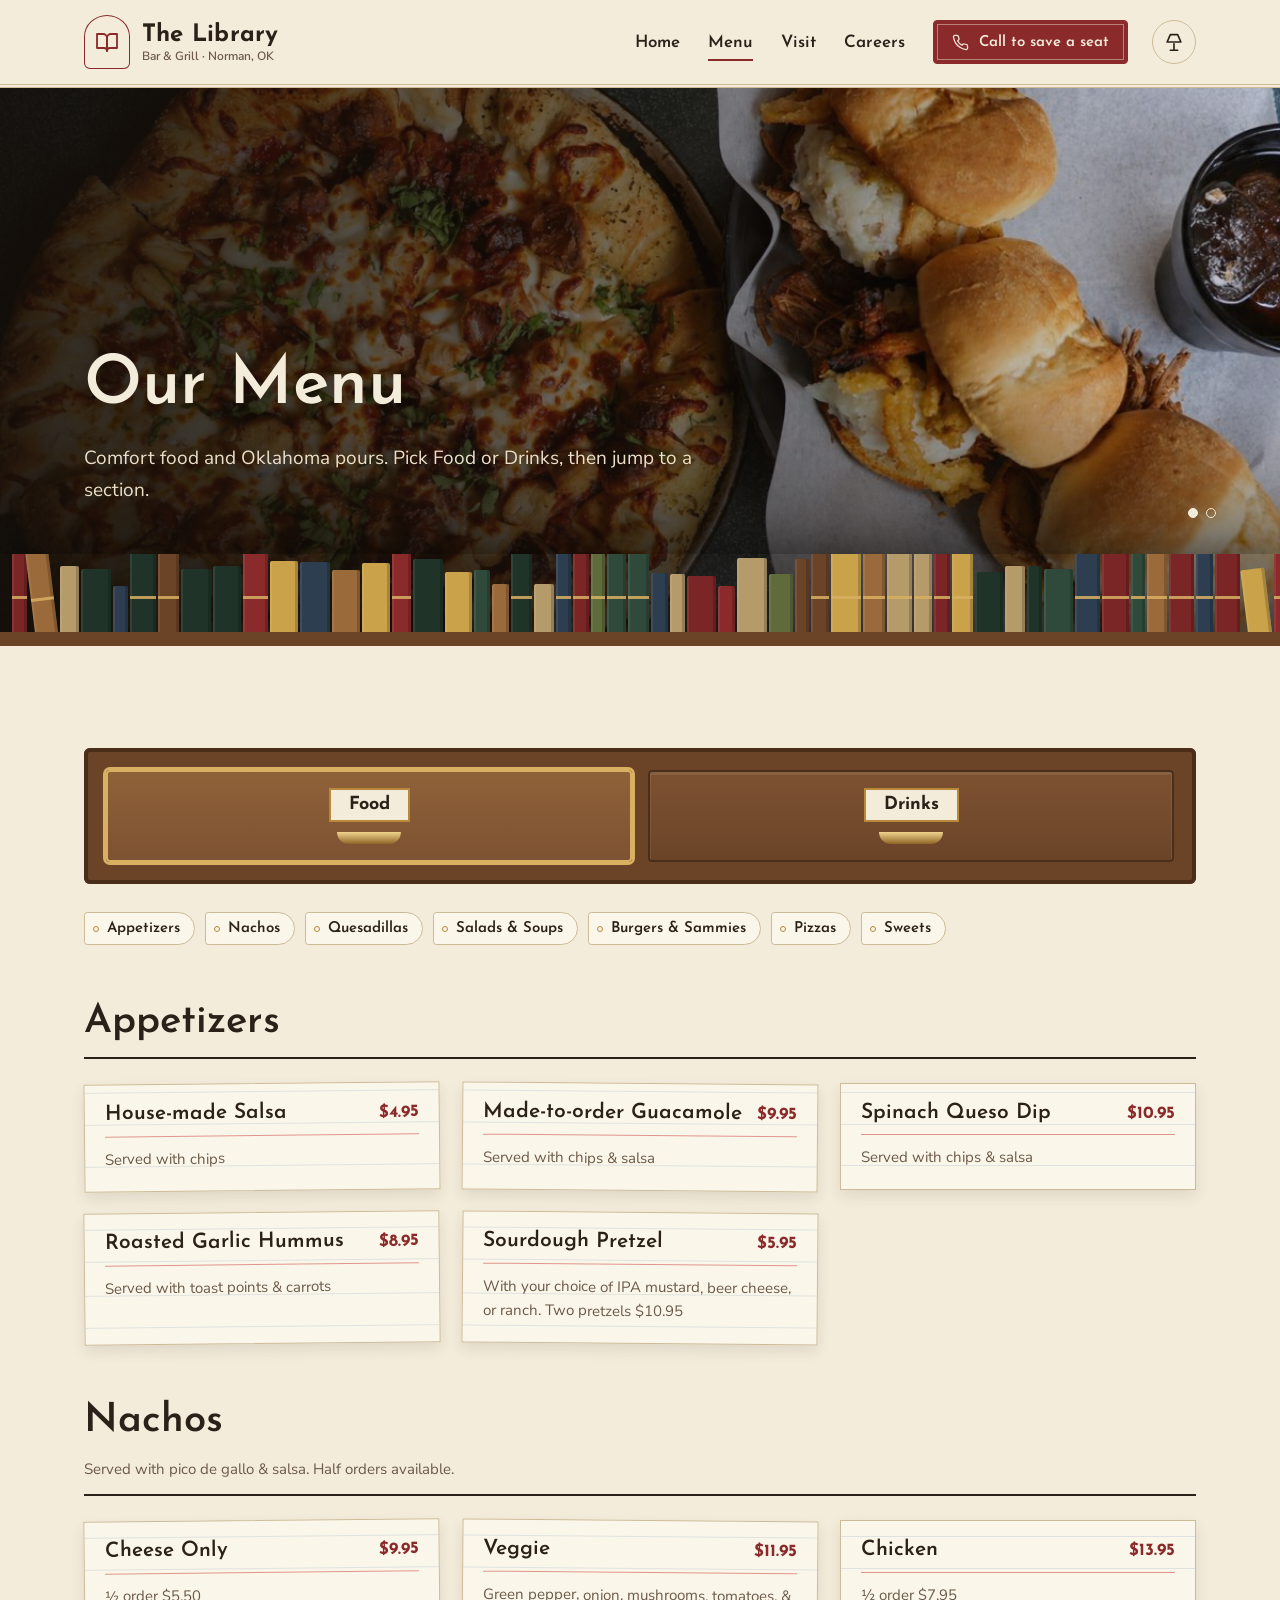
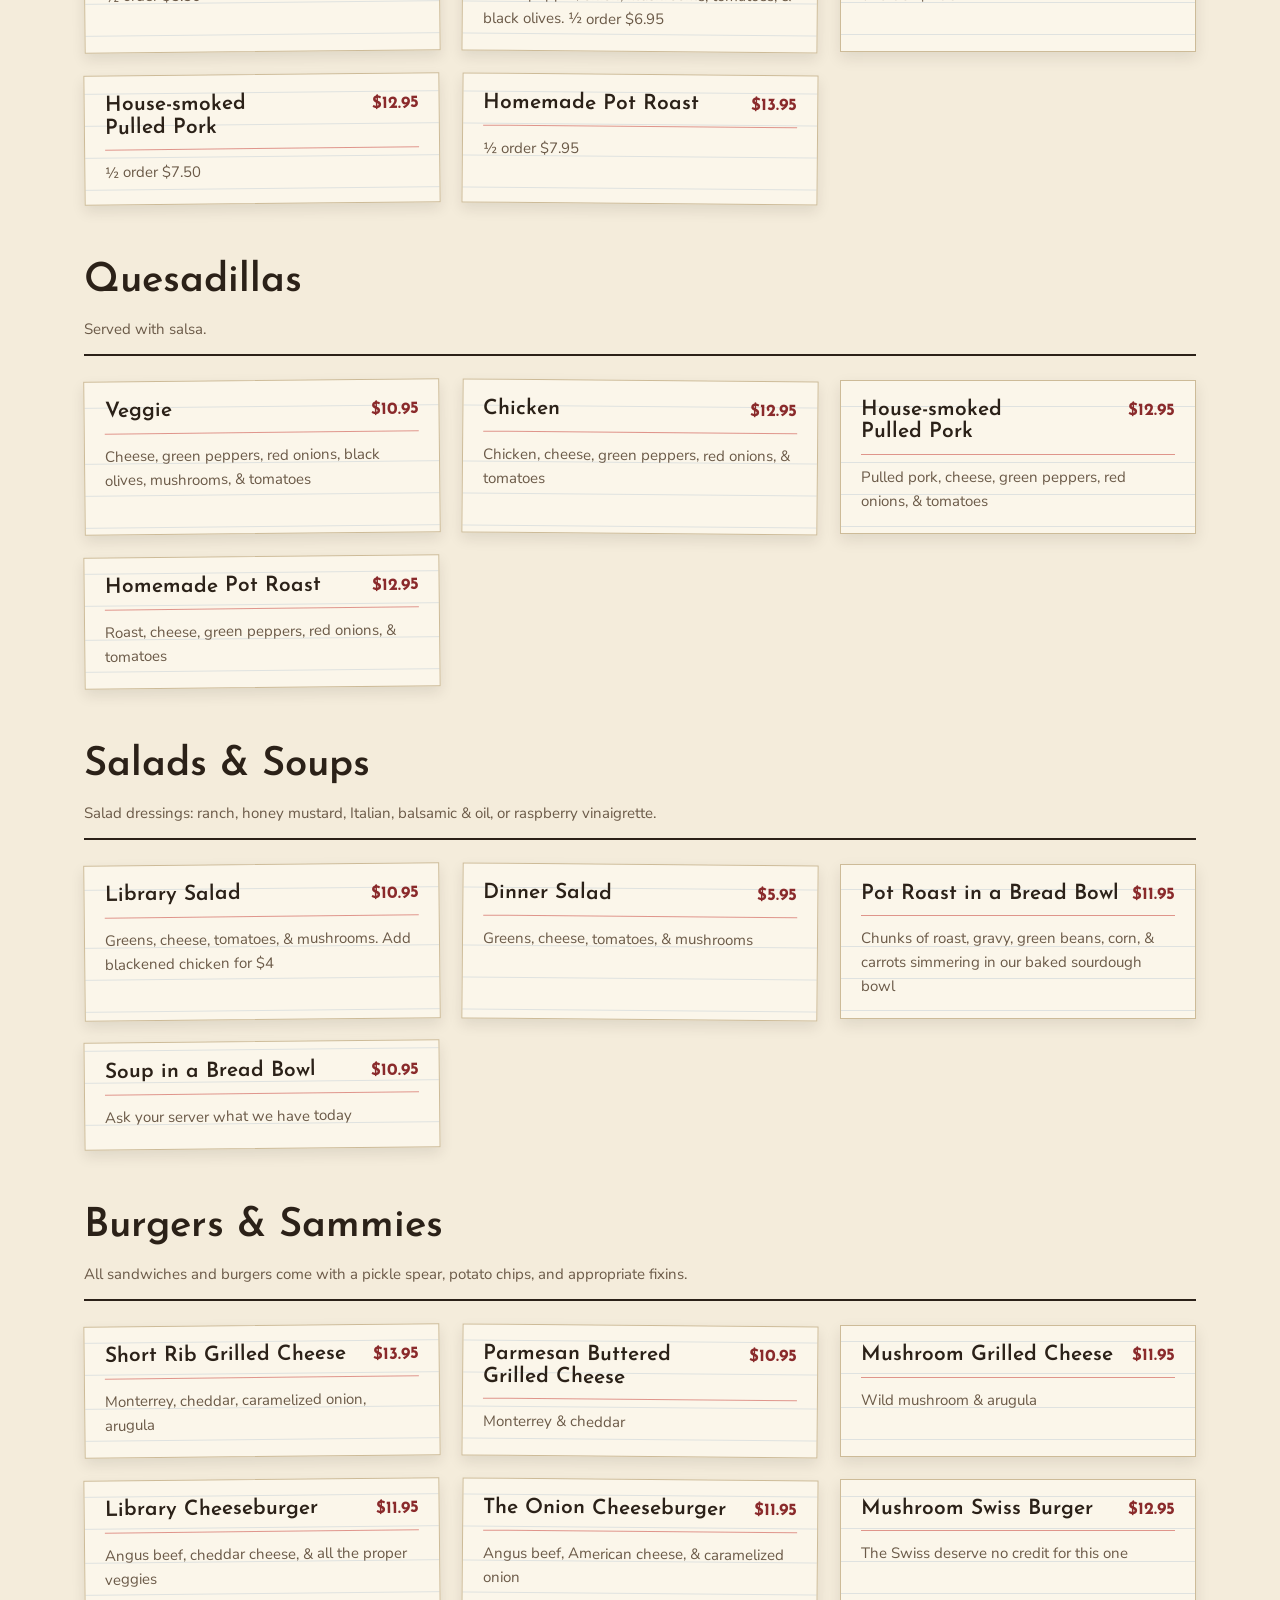
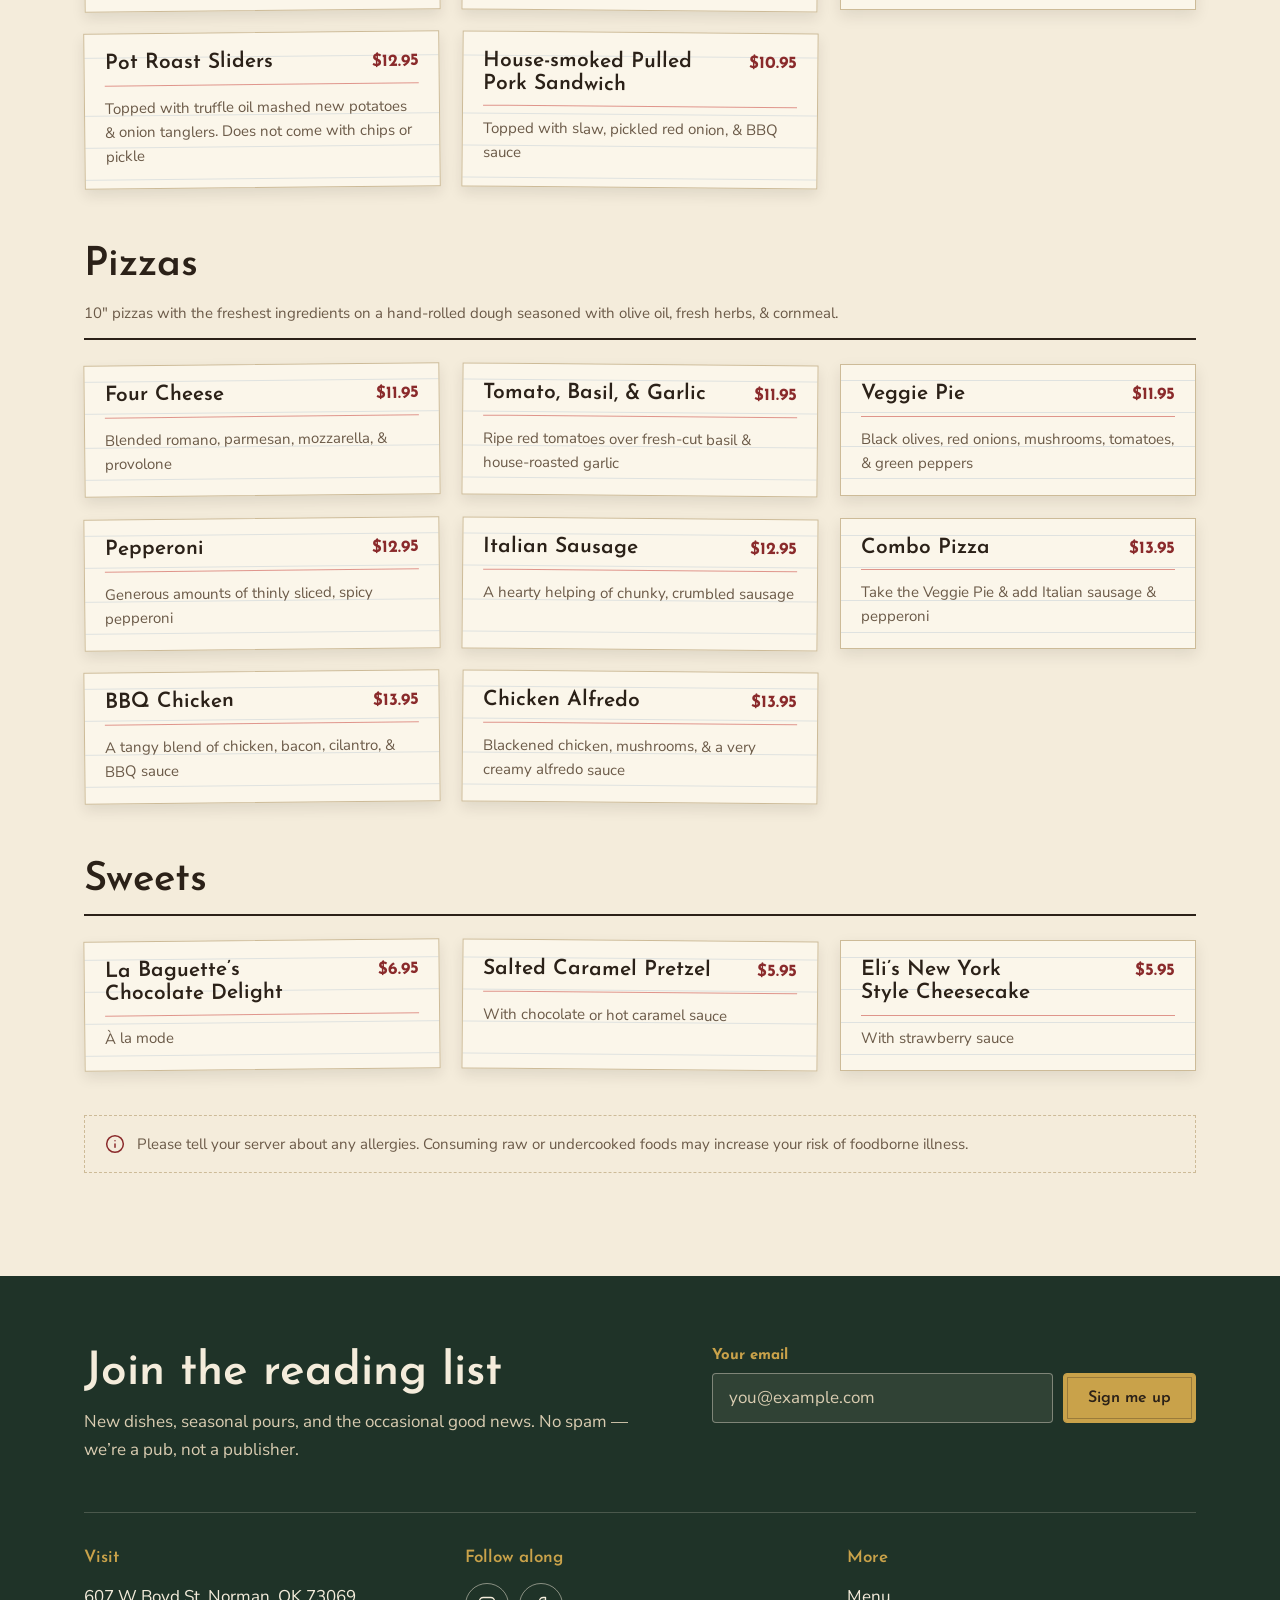
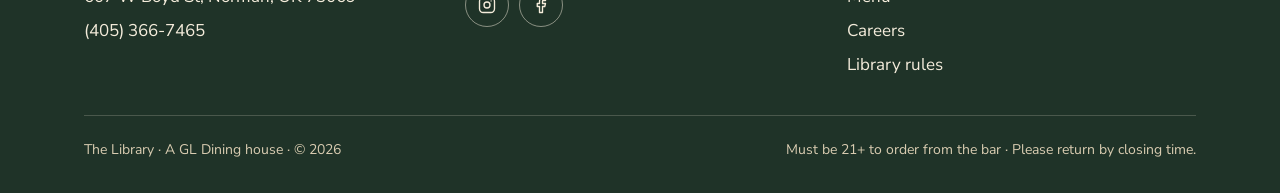
<file: menu.html>
<!DOCTYPE html>
<html lang="en">
<head>
  <meta charset="UTF-8">
  <meta name="viewport" content="width=device-width, initial-scale=1.0">
  <title>Menu | The Library, Norman OK</title>
  <meta name="description" content="Food and drink menus for The Library in Norman, Oklahoma.">
  <link rel="preconnect" href="https://fonts.googleapis.com">
  <link rel="preconnect" href="https://fonts.gstatic.com" crossorigin>
  <link href="https://fonts.googleapis.com/css2?family=Josefin+Sans:wght@400;600;700&amp;family=Nunito+Sans:wght@400;600;700&amp;display=swap" rel="stylesheet">
  <link rel="stylesheet" href="css/styles.css">
  <!-- Light or "lamps low" before the page draws: saved choice, otherwise dark after 6 pm -->
  <script>
    (function () {
      var mode = null;
      try { mode = localStorage.getItem("gl-mode"); } catch (e) {}
      if (!mode) { var h = new Date().getHours(); mode = (h >= 18 || h < 6) ? "dark" : "light"; }
      document.documentElement.setAttribute("data-mode", mode);
    })();
  </script>
</head>
<body>
  <a class="skip-link" href="#main">Skip to content</a>

  <!-- ===== HEADER (same on every page) ===== -->
  <header class="site-header">
    <nav class="wrap nav" aria-label="Main">
      <a class="brand" href="index.html">
        <span class="brand-plate"><svg viewBox="0 0 24 24" fill="none" stroke="currentColor" stroke-width="1.8" stroke-linecap="round" stroke-linejoin="round" aria-hidden="true"><path d="M2 4h6a4 4 0 0 1 4 4v13a3 3 0 0 0-3-3H2z"/><path d="M22 4h-6a4 4 0 0 0-4 4v13a3 3 0 0 1 3-3h7z"/></svg></span>
        <span class="brand-text"><span class="brand-name">The Library</span><span class="brand-sub">Bar &amp; Grill · Norman, OK</span></span>
      </a>
      <ul class="nav-links" id="nav-links">
          <li><a href="index.html">Home</a></li>
          <li><a href="menu.html" aria-current="page">Menu</a></li>
          <li><a href="contact.html">Visit</a></li>
          <li><a href="careers.html">Careers</a></li>
          <li><a class="btn btn--sm" href="tel:4053667465"><svg viewBox="0 0 24 24" fill="none" stroke="currentColor" stroke-width="1.8" stroke-linecap="round" stroke-linejoin="round" aria-hidden="true"><path d="M22 16.9v3a2 2 0 0 1-2.2 2 19.8 19.8 0 0 1-8.6-3.1 19.5 19.5 0 0 1-6-6A19.8 19.8 0 0 1 2.1 4.2 2 2 0 0 1 4.1 2h3a2 2 0 0 1 2 1.7c.1.9.4 1.8.7 2.7a2 2 0 0 1-.5 2.1L8 9.8a16 16 0 0 0 6 6l1.3-1.3a2 2 0 0 1 2.1-.4c.9.3 1.8.6 2.7.7a2 2 0 0 1 1.7 2z"/></svg> Call to save a seat</a></li>
      </ul>
      <div class="nav-actions">
        <button class="icon-btn lamp" type="button" aria-label="Dim the lamps (dark mode)"><svg viewBox="0 0 24 24" fill="none" stroke="currentColor" stroke-width="1.8" stroke-linecap="round" stroke-linejoin="round" aria-hidden="true"><path d="M8 21h8"/><path d="M12 21v-7"/><path d="M4.5 12h15L16 4H8z"/><g class="glow"><path d="M7 15.5 5.5 17.5M17 15.5l1.5 2M9.5 16l-.5 2.2M14.5 16l.5 2.2"/></g></svg></button>
        <button class="icon-btn nav-toggle" type="button" aria-label="Open menu" aria-expanded="false" aria-controls="nav-links"><svg viewBox="0 0 24 24" fill="none" stroke="currentColor" stroke-width="1.8" stroke-linecap="round" stroke-linejoin="round" aria-hidden="true"><path d="M4 6h16M4 12h16M4 18h16"/></svg></button>
      </div>
    </nav>
  </header>

  <main id="main">
    <section class="hero hero--page" data-slideshow>
    <div class="slides">
      <img class="slide is-active" src="images/pizza-sliders.jpg" alt="BBQ chicken pizza and pot roast sliders">
      <img class="slide" src="images/bar-taps.jpg" alt="Draft taps along the bar" loading="lazy">
    </div>
    <div class="hero-scrim"></div>
    <div class="slide-dots"><button class="slide-dot is-active" aria-label="Show photo 1"></button><button class="slide-dot" aria-label="Show photo 2"></button></div>
      <div class="wrap hero-inner">
        <div class="hero-copy">
          <h1>Our Menu</h1>
          <p class="hero-lead">Comfort food and Oklahoma pours. Pick Food or Drinks, then jump to a section.</p>
        </div>
      </div>

  <div class="shelf" aria-hidden="true"><span class="spine band" style="--w:15px;--h:63%;--c:#7a2526"></span><span class="spine band lean" style="--w:23px;--h:74%;--c:#9a6a3a"></span><span class="spine" style="--w:19px;--h:85%;--c:#b59a6a"></span><span class="spine" style="--w:30px;--h:81%;--c:#1f3328"></span><span class="spine" style="--w:15px;--h:59%;--c:#2c3e50"></span><span class="spine band" style="--w:26px;--h:85%;--c:#1f3328"></span><span class="spine band" style="--w:21px;--h:59%;--c:#6b4428"></span><span class="spine" style="--w:30px;--h:81%;--c:#1f3328"></span><span class="spine" style="--w:28px;--h:84%;--c:#1f3328"></span><span class="spine band" style="--w:25px;--h:81%;--c:#8a2a2b"></span><span class="spine" style="--w:28px;--h:91%;--c:#c9a24a"></span><span class="spine" style="--w:30px;--h:90%;--c:#2c3e50"></span><span class="spine" style="--w:28px;--h:80%;--c:#9a6a3a"></span><span class="spine" style="--w:28px;--h:89%;--c:#c9a24a"></span><span class="spine band" style="--w:19px;--h:75%;--c:#8a2a2b"></span><span class="spine" style="--w:30px;--h:93%;--c:#1f3328"></span><span class="spine" style="--w:27px;--h:77%;--c:#c9a24a"></span><span class="spine" style="--w:16px;--h:79%;--c:#2f4a3b"></span><span class="spine" style="--w:17px;--h:61%;--c:#9a6a3a"></span><span class="spine band" style="--w:21px;--h:64%;--c:#1f3328"></span><span class="spine" style="--w:20px;--h:61%;--c:#b59a6a"></span><span class="spine band" style="--w:15px;--h:81%;--c:#2c3e50"></span><span class="spine band" style="--w:16px;--h:65%;--c:#7a2526"></span><span class="spine band" style="--w:14px;--h:81%;--c:#5f6b3a"></span><span class="spine band" style="--w:19px;--h:91%;--c:#2f4a3b"></span><span class="spine band" style="--w:21px;--h:67%;--c:#2f4a3b"></span><span class="spine" style="--w:17px;--h:76%;--c:#2c3e50"></span><span class="spine" style="--w:15px;--h:74%;--c:#b59a6a"></span><span class="spine" style="--w:29px;--h:72%;--c:#7a2526"></span><span class="spine" style="--w:17px;--h:59%;--c:#8a2a2b"></span><span class="spine" style="--w:30px;--h:95%;--c:#b59a6a"></span><span class="spine" style="--w:24px;--h:74%;--c:#5f6b3a"></span><span class="spine" style="--w:14px;--h:93%;--c:#6b4428"></span><span class="spine band" style="--w:18px;--h:68%;--c:#6b4428"></span><span class="spine band" style="--w:30px;--h:60%;--c:#c9a24a"></span><span class="spine band" style="--w:22px;--h:63%;--c:#9a6a3a"></span><span class="spine band" style="--w:25px;--h:74%;--c:#b59a6a"></span><span class="spine band" style="--w:18px;--h:60%;--c:#b59a6a"></span><span class="spine band" style="--w:16px;--h:73%;--c:#7a2526"></span><span class="spine band" style="--w:21px;--h:64%;--c:#c9a24a"></span><span class="spine" style="--w:28px;--h:77%;--c:#1f3328"></span><span class="spine" style="--w:20px;--h:85%;--c:#b59a6a"></span><span class="spine" style="--w:15px;--h:84%;--c:#1f3328"></span><span class="spine" style="--w:29px;--h:81%;--c:#2f4a3b"></span><span class="spine band" style="--w:25px;--h:76%;--c:#2c3e50"></span><span class="spine band" style="--w:27px;--h:64%;--c:#7a2526"></span><span class="spine band" style="--w:14px;--h:86%;--c:#2f4a3b"></span><span class="spine band" style="--w:20px;--h:95%;--c:#9a6a3a"></span><span class="spine band" style="--w:25px;--h:77%;--c:#7a2526"></span><span class="spine band" style="--w:17px;--h:94%;--c:#2c3e50"></span><span class="spine band" style="--w:25px;--h:83%;--c:#7a2526"></span><span class="spine lean" style="--w:24px;--h:83%;--c:#c9a24a"></span><span class="spine band" style="--w:29px;--h:60%;--c:#8a2a2b"></span><span class="spine" style="--w:18px;--h:81%;--c:#5f6b3a"></span><span class="spine band" style="--w:27px;--h:89%;--c:#5f6b3a"></span><span class="spine" style="--w:22px;--h:93%;--c:#b59a6a"></span><span class="spine band" style="--w:16px;--h:95%;--c:#9a6a3a"></span><span class="spine" style="--w:18px;--h:84%;--c:#7a2526"></span><span class="spine band" style="--w:15px;--h:66%;--c:#5f6b3a"></span><span class="spine" style="--w:24px;--h:86%;--c:#6b4428"></span><span class="spine" style="--w:27px;--h:64%;--c:#2c3e50"></span><span class="spine" style="--w:22px;--h:68%;--c:#6b4428"></span><span class="spine" style="--w:26px;--h:80%;--c:#9a6a3a"></span><span class="spine" style="--w:14px;--h:96%;--c:#b59a6a"></span><span class="spine band" style="--w:30px;--h:61%;--c:#8a2a2b"></span><span class="spine" style="--w:27px;--h:88%;--c:#2c3e50"></span><span class="spine" style="--w:16px;--h:72%;--c:#1f3328"></span><span class="spine" style="--w:26px;--h:58%;--c:#2c3e50"></span><span class="spine band" style="--w:28px;--h:69%;--c:#7a2526"></span><span class="spine band" style="--w:26px;--h:71%;--c:#7a2526"></span><span class="spine" style="--w:20px;--h:75%;--c:#9a6a3a"></span><span class="spine" style="--w:18px;--h:58%;--c:#9a6a3a"></span><span class="spine" style="--w:30px;--h:94%;--c:#6b4428"></span><span class="spine" style="--w:16px;--h:80%;--c:#2f4a3b"></span><span class="spine" style="--w:16px;--h:95%;--c:#8a2a2b"></span><span class="spine" style="--w:28px;--h:75%;--c:#1f3328"></span><span class="spine band" style="--w:25px;--h:69%;--c:#b59a6a"></span><span class="spine" style="--w:18px;--h:61%;--c:#6b4428"></span><span class="spine band" style="--w:23px;--h:67%;--c:#2f4a3b"></span><span class="spine" style="--w:14px;--h:81%;--c:#2f4a3b"></span><span class="spine" style="--w:28px;--h:71%;--c:#5f6b3a"></span><span class="spine" style="--w:23px;--h:62%;--c:#5f6b3a"></span><span class="spine" style="--w:23px;--h:83%;--c:#1f3328"></span><span class="spine" style="--w:20px;--h:83%;--c:#9a6a3a"></span><span class="spine band" style="--w:30px;--h:63%;--c:#5f6b3a"></span><span class="spine band" style="--w:21px;--h:91%;--c:#5f6b3a"></span><span class="spine band" style="--w:26px;--h:81%;--c:#c9a24a"></span><span class="spine" style="--w:28px;--h:81%;--c:#6b4428"></span><span class="spine" style="--w:28px;--h:66%;--c:#8a2a2b"></span><span class="spine band" style="--w:22px;--h:78%;--c:#6b4428"></span><span class="spine band" style="--w:20px;--h:81%;--c:#6b4428"></span><span class="spine" style="--w:21px;--h:75%;--c:#1f3328"></span><span class="spine" style="--w:24px;--h:75%;--c:#9a6a3a"></span><span class="spine" style="--w:24px;--h:83%;--c:#5f6b3a"></span><span class="spine band" style="--w:16px;--h:81%;--c:#5f6b3a"></span><span class="spine band" style="--w:25px;--h:86%;--c:#8a2a2b"></span><span class="spine" style="--w:24px;--h:82%;--c:#6b4428"></span><span class="spine" style="--w:19px;--h:80%;--c:#7a2526"></span><span class="spine band" style="--w:27px;--h:58%;--c:#1f3328"></span><span class="spine" style="--w:26px;--h:92%;--c:#5f6b3a"></span><span class="spine" style="--w:25px;--h:78%;--c:#c9a24a"></span><span class="spine band" style="--w:18px;--h:71%;--c:#2c3e50"></span><span class="spine band" style="--w:22px;--h:63%;--c:#2c3e50"></span><span class="spine" style="--w:15px;--h:79%;--c:#2c3e50"></span><span class="spine band" style="--w:18px;--h:69%;--c:#7a2526"></span><span class="spine" style="--w:18px;--h:78%;--c:#1f3328"></span><span class="spine band" style="--w:26px;--h:72%;--c:#2f4a3b"></span><span class="spine" style="--w:24px;--h:92%;--c:#9a6a3a"></span><span class="spine band" style="--w:29px;--h:83%;--c:#8a2a2b"></span><span class="spine" style="--w:28px;--h:60%;--c:#7a2526"></span></div>

    </section>
    <section class="band">
      <div class="wrap">
        <div class="catalog" role="tablist" aria-label="Menu sections">
          <button class="drawer" type="button" role="tab" data-section="food" aria-selected="true"><span class="label">Food</span><span class="pull"></span></button>
          <button class="drawer" type="button" role="tab" data-section="drinks" aria-selected="false"><span class="label">Drinks</span><span class="pull"></span></button>
        </div>
        <div class="menu-tools">
          <nav class="tags" id="menu-tags" aria-label="Menu categories"></nav>
        </div>
        <div id="menu-list"></div>
        <p class="notice"><svg viewBox="0 0 24 24" fill="none" stroke="currentColor" stroke-width="1.8" stroke-linecap="round" stroke-linejoin="round" aria-hidden="true"><circle cx="12" cy="12" r="10"/><path d="M12 16v-4M12 8h.01"/></svg> Please tell your server about any allergies. Consuming raw or undercooked foods may increase your risk of foodborne illness.</p>
      </div>
    </section>
  </main>

  <!-- ===== FOOTER (same on every page) ===== -->
  <footer class="site-footer">
    <div class="wrap">
      <div class="footer-top">
        <div>
          <h2>Join the reading list</h2>
          <p>New dishes, seasonal pours, and the occasional good news. No spam — we’re a pub, not a publisher.</p>
        </div>
        <form class="signup" novalidate>
          <label for="signup-email">Your email</label>
          <input id="signup-email" type="email" autocomplete="email" placeholder="you@example.com" required>
          <button class="btn btn--brass" type="submit">Sign me up</button>
          <p class="signup-msg" role="status"></p>
        </form>
      </div>
      <div class="footer-cols">
        <div>
          <h3>Visit</h3>
          <a href="https://maps.google.com/?q=607+W+Boyd+St+Norman+OK" target="_blank" rel="noopener">607 W Boyd St, Norman, OK 73069</a>
          <a href="tel:4053667465">(405) 366-7465</a>
        </div>
        <div>
          <h3>Follow along</h3>
          <div class="socials">
            <a class="social" href="#" aria-label="Instagram"><svg viewBox="0 0 24 24" fill="none" stroke="currentColor" stroke-width="1.8" stroke-linecap="round" stroke-linejoin="round" aria-hidden="true"><rect x="2" y="2" width="20" height="20" rx="5"/><circle cx="12" cy="12" r="4"/><path d="M17.5 6.5h.01"/></svg></a>
            <a class="social" href="#" aria-label="Facebook"><svg viewBox="0 0 24 24" fill="none" stroke="currentColor" stroke-width="1.8" stroke-linecap="round" stroke-linejoin="round" aria-hidden="true"><path d="M18 2h-3a5 5 0 0 0-5 5v3H7v4h3v8h4v-8h3l1-4h-4V7a1 1 0 0 1 1-1h3z"/></svg></a>
          </div>
        </div>
        <div>
          <h3>More</h3>
          <a href="menu.html">Menu</a>
          <a href="careers.html">Careers</a>
          <a href="contact.html#rules">Library rules</a>
        </div>
      </div>
      <div class="footer-bottom">
        <span>The Library · A GL Dining house · © <span id="year">2026</span></span>
        <span>Must be 21+ to order from the bar · Please return by closing time.</span>
      </div>
    </div>
  </footer>

  <script src="js/main.js"></script>
  <script src="js/menu-data.js"></script>
  <script src="js/menu.js"></script>
</body>
</html>
</file>
<file: css/styles.css>
/* =========================================================
   THE LIBRARY — DESIGN SYSTEM
   VOICE   cozy, a little whimsical, like an old reading room
   IDEA    the site behaves like the library itself: book-spine
           shelves, card-catalog menus, a date-due card for hours
   COLOUR  shelf green + warm wood + oxblood leather + brass,
           on aged parchment. "Lamps low" (dark) after 6 pm.
   TYPE    sans-serif only (client request):
           Josefin Sans for headings, Nunito Sans for reading
   ========================================================= */
:root {
  /* Paper & ink */
  --paper: #f4ecdb;      /* page background, aged parchment */
  --paper-2: #ebe0c8;    /* alternate sections */
  --card: #fbf6ea;       /* index cards */
  --ink: #2b2118;        /* main text */
  --muted: #6b5a48;      /* secondary text */
  --rule: #cdbb98;       /* lines and borders */

  /* Library colors */
  --green: #2f4a3b;      /* bookshelf green */
  --green-deep: #1f3328; /* deep wall green */
  --wood: #6b4428;       /* shelves, frames */
  --wood-deep: #3e2716;  /* dark wood bands */
  --red: #8a2a2b;        /* oxblood leather — brand color */
  --brass: #b8893a;      /* lamps, handles, frames */
  --mustard: #c9a24a;    /* velvet chair accent */

  /* Fixed colors (same in both modes: text on dark wood/green) */
  --cream: #f4ecdb;
  --cream-dim: #d9ccb1;

  /* Type */
  --display: "Josefin Sans", "Futura", "Century Gothic", sans-serif;
  --body: "Nunito Sans", "Segoe UI", system-ui, sans-serif;

  --pad-x: clamp(20px, 5vw, 72px);
  --max: 1240px;
}

/* ---------- "Lamps low" — dark mode ---------- */
:root[data-mode="dark"] {
  color-scheme: dark;
  --paper: #18140f;
  --paper-2: #201a14;
  --card: #2a221a;
  --ink: #f1e6cf;
  --muted: #c4b398;
  --rule: #4d3f2d;
  --green: #8fb39b;
  --red: #e2897f;
  --brass: #d9b062;
  --mustard: #d9b062;
  --green-deep: #121d17;
  --wood-deep: #22160c;
}

/* ---------- Base ---------- */
*, *::before, *::after { box-sizing: border-box; }
html { scroll-behavior: smooth; }
body {
  margin: 0;
  background: var(--paper);
  color: var(--ink);
  font: 400 17px/1.65 var(--body);
  overflow-x: clip;
  transition: background-color .4s ease, color .4s ease;
}
img { display: block; max-width: 100%; }
a { color: inherit; }
h1, h2, h3, p { margin: 0; }
h1, h2, h3 { font-family: var(--display); font-weight: 600; line-height: 1.08; text-wrap: balance; }

.wrap { max-width: var(--max); margin: 0 auto; padding: 0 var(--pad-x); }
.band { padding: clamp(56px, 8vw, 104px) 0; }
.band--alt { background: var(--paper-2); }

.skip-link { position: absolute; left: -999px; top: 8px; z-index: 100; background: var(--ink); color: var(--paper); padding: 8px 14px; border-radius: 4px; }
.skip-link:focus { left: 8px; }
:focus-visible { outline: 2px solid var(--brass); outline-offset: 3px; }

/* Chapter labels: "Chapter I ❦ A word of welcome" */
.chapter {
  display: flex; align-items: center; gap: 12px;
  font: 600 15px/1 var(--display); color: var(--red);
}
.chapter::after { content: ""; flex: 0 0 56px; height: 1px; background: currentColor; opacity: .5; }
.chapter .fleuron { font-size: 18px; }

.heading { display: flex; flex-direction: column; gap: 14px; max-width: 720px; }
.heading h2 { font-size: clamp(34px, 4.4vw, 50px); }
.heading p { color: var(--muted); font-size: 18px; }

/* ---------- Buttons ---------- */
.btn {
  display: inline-flex; align-items: center; justify-content: center; gap: 10px;
  min-height: 50px; padding: 0 24px; border-radius: 4px;
  border: 1px solid var(--red); background: var(--red); color: var(--cream);
  box-shadow: inset 0 0 0 3px var(--red), inset 0 0 0 4px rgba(244,236,219,.45);
  font: 600 16px/1 var(--display); text-decoration: none; cursor: pointer;
  transition: transform .2s ease, filter .2s ease;
}
:root[data-mode="dark"] .btn { color: #1a120c; }
.btn:hover { transform: translateY(-2px); filter: brightness(1.06); }
.btn svg { width: 17px; height: 17px; flex: none; }
.btn--brass { background: var(--mustard); border-color: var(--mustard); color: #2b2118; box-shadow: inset 0 0 0 3px var(--mustard), inset 0 0 0 4px rgba(43,33,24,.3); }
:root[data-mode="dark"] .btn--brass { color: #2b2118; }
.btn--ghost { background: transparent; color: var(--ink); border-color: var(--ink); box-shadow: none; }
:root[data-mode="dark"] .btn--ghost { color: var(--ink); }
.btn--light { background: transparent; color: var(--cream); border-color: var(--cream); box-shadow: none; }
:root[data-mode="dark"] .btn--light { color: var(--cream); }
.btn--sm { min-height: 44px; padding: 0 18px; font-size: 15px; }

.link { font: 600 16px/1.2 var(--display); color: var(--red); text-decoration: none; border-bottom: 1px solid currentColor; }

/* ---------- Header ---------- */
.site-header {
  position: sticky; top: 0; z-index: 50;
  background: var(--paper);
  border-bottom: 4px double var(--rule);
  transition: background-color .4s ease;
}
.nav { display: flex; align-items: center; gap: 24px; min-height: 84px; }

.brand { display: flex; align-items: center; gap: 12px; text-decoration: none; color: var(--ink); margin-right: auto; }
.brand-plate {
  width: 46px; height: 54px; border: 1.5px solid var(--red); border-radius: 50% 50% 6px 6px / 40% 40% 6px 6px;
  display: grid; place-items: center; color: var(--red);
}
.brand-plate svg { width: 24px; height: 24px; }
.brand-text { display: flex; flex-direction: column; gap: 3px; }
.brand-name { font: 700 24px/1 var(--display); letter-spacing: .01em; }
.brand-sub { font: 600 12px/1 var(--body); color: var(--muted); }

.nav-links { display: flex; align-items: center; gap: 28px; list-style: none; margin: 0; padding: 0; }
.nav-links a:not(.btn) { font: 600 17px/1 var(--display); text-decoration: none; padding: 8px 0; border-bottom: 2px solid transparent; }
.nav-links a:not(.btn):hover, .nav-links a[aria-current="page"] { border-bottom-color: var(--red); }

.nav-actions { display: flex; align-items: center; gap: 8px; }
.icon-btn {
  width: 44px; height: 44px; border-radius: 50%;
  border: 1px solid var(--rule); background: transparent; color: var(--ink);
  display: inline-flex; align-items: center; justify-content: center; cursor: pointer;
}
.icon-btn svg { width: 22px; height: 22px; }
.nav-toggle { display: none; }

/* Lamp toggle glows when the lamps are low */
.lamp .glow { opacity: 0; transition: opacity .3s; }
:root[data-mode="dark"] .lamp { color: var(--brass); border-color: var(--brass); box-shadow: 0 0 18px rgba(217,176,98,.35); }
:root[data-mode="dark"] .lamp .glow { opacity: 1; }

/* ---------- Hero: full photo slideshow + books along the bottom ---------- */
.hero {
  position: relative; overflow: hidden; color: var(--cream);
  min-height: clamp(600px, 88vh, 800px);
  display: flex; flex-direction: column; justify-content: flex-end;
  background: #1a120c;
}
.hero--page { min-height: clamp(440px, 62vh, 560px); }
.slides { position: absolute; inset: 0; }
.slide { position: absolute; inset: 0; width: 100%; height: 100%; object-fit: cover; opacity: 0; transition: opacity 1.4s ease; }
.slide.is-active { opacity: 1; }
.hero-scrim {
  position: absolute; inset: 0;
  background:
    linear-gradient(90deg, rgba(20,14,9,.88) 0%, rgba(20,14,9,.62) 42%, rgba(20,14,9,.12) 100%),
    linear-gradient(0deg, rgba(20,14,9,.75) 0%, rgba(20,14,9,0) 45%);
}
.hero-inner { position: relative; z-index: 2; width: 100%; padding-top: clamp(56px, 8vw, 96px); padding-bottom: 48px; }
.hero-copy { display: flex; flex-direction: column; gap: 22px; max-width: 640px; }
.hero-kicker { font: 600 15px/1.4 var(--body); color: var(--cream-dim); }
.hero h1 { font-size: clamp(44px, 6.4vw, 78px); line-height: 1.02; text-shadow: 0 2px 18px rgba(0,0,0,.35); }
.hero--page h1 { font-size: clamp(42px, 5.6vw, 68px); }
.hero h1 em { font-style: normal; color: var(--mustard); }
.hero-lead { font-size: 19px; color: #eadfc8; max-width: 34em; }
.hero-actions { display: flex; flex-wrap: wrap; gap: 12px; }
.hero-note { font-size: 14px; color: var(--cream-dim); }
:root[data-mode="dark"] .hero h1 em { color: #e3bf6a; }

.slide-dots { position: absolute; right: var(--pad-x); bottom: 128px; z-index: 3; display: flex; gap: 8px; }
.slide-dot { width: 10px; height: 10px; border-radius: 50%; padding: 0; border: 1px solid var(--cream); background: transparent; cursor: pointer; }
.slide-dot.is-active { background: var(--cream); }

/* Books sit right on top of the photo */
.hero .shelf {
  position: relative; z-index: 2;
  background: transparent; box-shadow: 0 -10px 30px rgba(0,0,0,.25);
}

/* Rubber stamp: OPEN NOW / CLOSED */
.stamp {
  position: absolute; z-index: 3; top: clamp(28px, 6vw, 72px); right: clamp(20px, 7vw, 120px);
  width: 128px; height: 128px; border-radius: 50%;
  display: grid; place-items: center; text-align: center;
  border: 3px double #c9473f; color: #c9473f;
  background: rgba(244,236,219,.92);
  font: 700 18px/1.05 var(--display);
  transform: rotate(12deg);
  box-shadow: 0 6px 18px rgba(0,0,0,.3);
}
.stamp small { display: block; font: 600 11px/1.3 var(--body); margin-top: 6px; }
.stamp > span { display: block; }
.stamp.is-closed { color: #5d4a38; border-color: #5d4a38; }

/* ---------- Bookshelf divider ---------- */
.shelf {
  display: flex; align-items: flex-end; gap: 2px; overflow: hidden;
  height: 92px; padding: 0 12px;
  background: linear-gradient(#2a1a0e, #3e2716);
  border-bottom: 14px solid var(--wood);
  box-shadow: inset 0 -1px 0 #8a5c36, 0 6px 0 #2a1a0e;
}
.spine {
  flex: none; width: var(--w); height: var(--h); background: var(--c);
  border-radius: 2px 2px 0 0; position: relative;
  box-shadow: inset -3px 0 0 rgba(0,0,0,.18), inset 2px 0 0 rgba(255,255,255,.08);
}
.spine.band::before, .spine.band::after {
  content: ""; position: absolute; left: 0; right: 0; height: 3px; background: rgba(217,176,98,.85);
}
.spine.band::before { top: 14%; }
.spine.band::after { bottom: 16%; }
.spine.lean { transform: rotate(-7deg); transform-origin: bottom right; margin-left: 6px; }

/* ---------- Story ---------- */
.story { display: grid; grid-template-columns: minmax(0, 1.15fr) minmax(0, .85fr); gap: clamp(32px, 6vw, 88px); align-items: center; }
.story-text { display: flex; flex-direction: column; gap: 18px; }
.story-text p { max-width: 36em; }
/* Decorated first letter: gold on a green tile, double brass border */
.dropcap::first-letter {
  float: left;
  font: 700 64px/1 var(--display);
  color: #f0d48e;
  text-shadow: 0 1px 0 #8f6526, 0 2px 6px rgba(0,0,0,.45);
  margin: 6px 16px 2px 0;
  padding: 16px 16px 8px;
  border: 5px double #c9a24a;
  background:
    radial-gradient(circle at 50% 40%, rgba(240,212,142,.18), transparent 60%),
    repeating-linear-gradient(45deg, rgba(255,255,255,.035) 0 2px, transparent 2px 6px),
    #1f3328;
}
.signature { font: 600 17px/1.4 var(--display); color: var(--muted); }

/* Gilded picture frame */
.frame {
  padding: 12px; background: linear-gradient(135deg, #d9b062, #8f6526 40%, #e3c27a 60%, #8f6526);
  box-shadow: 0 14px 30px rgba(43,33,24,.28), inset 0 0 0 2px rgba(0,0,0,.25);
}
.frame img { width: 100%; height: 100%; object-fit: cover; box-shadow: inset 0 0 0 1px rgba(0,0,0,.4); }
.frame--tilt { transform: rotate(1.5deg); }

/* ---------- Date-due card (hours) ---------- */
.today-grid { display: grid; grid-template-columns: minmax(0, 1.1fr) minmax(0, .9fr); gap: 28px; margin-top: 44px; align-items: start; }
.due-card {
  position: relative; background: var(--card); padding: 28px 30px 30px;
  border: 1px solid var(--rule); box-shadow: 0 10px 26px rgba(43,33,24,.12);
}
.due-card::before { content: ""; position: absolute; left: 0; right: 0; top: 0; height: 6px; background: var(--red); }
.due-head { display: flex; justify-content: space-between; align-items: baseline; gap: 12px; padding-bottom: 12px; border-bottom: 2px solid var(--ink); }
.due-head h3 { font-size: 28px; }
.due-head span { font: 600 13px/1 var(--body); color: var(--muted); }
.due-row {
  display: flex; justify-content: space-between; gap: 16px; padding: 12px 0;
  border-bottom: 1px dashed var(--rule); font-size: 17px;
}
.due-row strong { font-weight: 700; white-space: nowrap; }
.due-row.is-today { color: var(--red); font-weight: 700; }
.due-row.is-today span::after { content: " · today"; font-weight: 600; }
.due-foot { margin-top: 16px; font-size: 15px; color: var(--muted); }

.side-cards { display: grid; gap: 22px; }
.bookmark {
  background: var(--red); color: var(--cream); padding: 28px 28px 52px;
  clip-path: polygon(0 0, 100% 0, 100% 100%, 50% calc(100% - 24px), 0 100%);
  display: flex; flex-direction: column; gap: 8px;
}
:root[data-mode="dark"] .bookmark { background: #7a2526; }
.bookmark h3 { font-size: 26px; }
.bookmark .big { font: 700 22px/1.2 var(--display); color: #f3d58c; }
.note-card {
  background: var(--card); border: 1px solid var(--rule); padding: 26px 28px;
  display: flex; flex-direction: column; gap: 10px;
}
.note-card h3 { font-size: 24px; }
.note-card p { color: var(--muted); font-size: 16px; }

/* ---------- Book covers (kitchen / bar) ---------- */
.covers { display: grid; grid-template-columns: repeat(2, minmax(0, 1fr)); gap: 28px; margin-top: 44px; }
.cover {
  position: relative; display: flex; flex-direction: column; gap: 14px;
  min-height: 300px; padding: 40px 40px 36px 56px; text-decoration: none;
  color: #f3e6c8; border-radius: 4px 10px 10px 4px;
  box-shadow: 0 16px 30px rgba(43,33,24,.25), inset 10px 0 0 rgba(0,0,0,.18), inset 13px 0 0 rgba(255,255,255,.07);
  transition: transform .3s ease;
}
.cover::before { /* gold border inset */
  content: ""; position: absolute; inset: 16px 16px 16px 30px; border: 1.5px solid rgba(217,176,98,.7); pointer-events: none;
}
.cover:hover { transform: rotate(-1deg) translateY(-4px); }
.cover--green { background: #2f4a3b; }
.cover--red { background: #7a2526; }
.cover .vol { font: 600 13px/1 var(--body); color: #d9b062; }
.cover h3 { font-size: 40px; color: #f3d58c; }
.cover p { font-size: 17px; max-width: 26em; }
.cover .link { color: #f3d58c; margin-top: auto; align-self: flex-start; }
.cover svg.emblem { width: 40px; height: 40px; color: #d9b062; }

/* ---------- Salon wall gallery ---------- */
.salon { background: var(--green-deep); color: var(--cream); }
.salon .chapter { color: var(--mustard); }
.salon .heading p { color: var(--cream-dim); }
.salon-grid {
  display: grid; grid-template-columns: repeat(6, minmax(0, 1fr)); grid-template-rows: repeat(3, 150px);
  gap: 26px; margin-top: 48px;
}
.salon-grid .frame:nth-child(1) { grid-column: 1 / 4; grid-row: 1 / 4; }
.salon-grid .frame:nth-child(2) { grid-column: 4 / 7; grid-row: 1 / 3; }
.salon-grid .frame:nth-child(3) { grid-column: 4 / 6; grid-row: 3 / 4; transform: rotate(1.2deg); }
.salon-grid .frame:nth-child(4) { grid-column: 6 / 7; grid-row: 3 / 4; transform: rotate(-2deg); }

/* ---------- Library rules notice ---------- */
.rules {
  background: var(--card); border: 1px solid var(--rule); padding: clamp(28px, 4vw, 48px);
  box-shadow: 0 10px 26px rgba(43,33,24,.12); position: relative;
}
.rules::before { /* brass pin */
  content: ""; position: absolute; top: 14px; left: 50%; width: 14px; height: 14px; border-radius: 50%;
  background: radial-gradient(circle at 35% 35%, #f0d48e, #8f6526); transform: translateX(-50%);
}
.rules h2 { text-align: center; font-size: clamp(30px, 3.6vw, 40px); margin-top: 10px; }
.rules > p { text-align: center; color: var(--muted); margin-top: 8px; }
.rules ol { list-style: none; counter-reset: rule; padding: 0; margin: 28px 0 0; display: grid; grid-template-columns: repeat(2, minmax(0, 1fr)); gap: 0 44px; }
.rules li { counter-increment: rule; display: flex; gap: 16px; padding: 16px 0; border-top: 1px dashed var(--rule); }
.rules li::before { content: "No. " counter(rule); flex: none; width: 56px; font: 700 15px/1.6 var(--display); color: var(--red); }

/* ---------- Visit band ---------- */
.visit { background: var(--wood-deep); color: var(--cream); }
.visit-grid { display: grid; grid-template-columns: minmax(0, 1fr) minmax(0, 1fr); gap: clamp(32px, 6vw, 80px); align-items: center; }
.visit .chapter { color: var(--mustard); }
.visit h2 { font-size: clamp(34px, 4.4vw, 50px); }
.visit-lines { display: flex; flex-direction: column; gap: 6px; font-size: 19px; margin: 6px 0 10px; }
.visit-lines a { text-decoration: none; }
.visit-lines a:hover { text-decoration: underline; }
.visit .muted { color: var(--cream-dim); font-size: 16px; }
.porthole { aspect-ratio: 1; border-radius: 50%; overflow: hidden; border: 12px solid var(--wood); box-shadow: 0 0 0 3px #8a5c36, 0 18px 40px rgba(0,0,0,.4); }
.porthole img { width: 100%; height: 100%; object-fit: cover; }

/* ---------- Menu: card catalog ---------- */
.catalog { background: var(--wood); padding: 22px; border-radius: 6px; box-shadow: inset 0 0 0 4px #4a2e19; display: flex; gap: 16px; flex-wrap: wrap; }
.drawer {
  flex: 1 1 220px; min-height: 92px; cursor: pointer;
  background: linear-gradient(#7d5232, #6b4428); border: 0; border-radius: 4px;
  box-shadow: inset 0 0 0 2px #4a2e19, inset 0 2px 0 3px rgba(255,255,255,.08);
  display: flex; flex-direction: column; align-items: center; justify-content: center; gap: 10px; padding: 14px;
}
.drawer .label {
  background: #f4ecdb; color: #2b2118; padding: 6px 18px; border: 2px solid #b8893a;
  font: 700 18px/1 var(--display);
}
.drawer .pull { width: 64px; height: 12px; border-radius: 0 0 30px 30px; background: linear-gradient(#f0d48e, #8f6526); }
.drawer[aria-selected="true"] { background: linear-gradient(#8f6239, #7d5232); box-shadow: inset 0 0 0 2px #d9b062, 0 0 0 3px #d9b062; }

.menu-tools { display: flex; flex-wrap: wrap; justify-content: space-between; align-items: center; gap: 18px; margin-top: 28px; }
.tags { display: flex; flex-wrap: wrap; gap: 10px; }
.tag-link {
  padding: 8px 14px 8px 22px; position: relative; text-decoration: none;
  background: var(--card); border: 1px solid var(--rule); border-radius: 4px 20px 20px 4px;
  font: 600 15px/1 var(--display); color: var(--ink);
}
.tag-link::before { content: ""; position: absolute; left: 8px; top: 50%; width: 6px; height: 6px; border-radius: 50%; border: 1.5px solid var(--brass); transform: translateY(-50%); }
.tag-link:hover { border-color: var(--brass); }
.legend { font-size: 15px; color: var(--muted); }
.legend b { color: var(--green); }

.menu-cat { margin-top: 56px; scroll-margin-top: 110px; }
.menu-cat-head { display: flex; align-items: baseline; gap: 14px; flex-wrap: wrap; padding-bottom: 12px; border-bottom: 2px solid var(--ink); }
.menu-cat-head h2 { font-size: clamp(30px, 3.4vw, 40px); }
.menu-cat-head .callno { font: 600 15px/1 var(--display); color: var(--red); }
.menu-cat-head p { flex-basis: 100%; color: var(--muted); font-size: 15px; }
.cards { display: grid; grid-template-columns: repeat(auto-fill, minmax(min(100%, 280px), 1fr)); gap: 22px; margin-top: 24px; }
.index-card {
  position: relative; background: var(--card);
  background-image: repeating-linear-gradient(transparent 0 31px, rgba(124,154,186,.22) 31px 32px);
  background-position: 0 50px;
  border: 1px solid var(--rule); padding: 18px 20px 20px;
  box-shadow: 0 6px 14px rgba(43,33,24,.1);
  display: flex; flex-direction: column; gap: 8px;
  transition: transform .2s ease;
}
:root[data-mode="dark"] .index-card { background-image: repeating-linear-gradient(transparent 0 31px, rgba(124,154,186,.12) 31px 32px); }
.index-card:nth-child(3n+1) { transform: rotate(-.6deg); }
.index-card:nth-child(3n+2) { transform: rotate(.5deg); }
.index-card:hover { transform: rotate(0) translateY(-3px); }
.index-card .callno { font: 600 13px/1 var(--display); color: var(--muted); height: 28px; }
.index-card-head { display: flex; align-items: baseline; gap: 12px; padding-bottom: 10px; margin-bottom: 2px; border-bottom: 1.5px solid rgba(200,70,63,.55); }
.index-card h3 { flex: 1; font-size: 21px; }
.index-card .price { font: 700 17px/1 var(--display); color: var(--red); white-space: nowrap; }
.index-card p { font-size: 15px; color: var(--muted); line-height: 1.6; }
.index-card .diet { font: 700 13px/1 var(--display); color: var(--green); margin-top: auto; }

/* Drinks: ledger lists (name ........ price) */
.ledgers { display: grid; grid-template-columns: repeat(auto-fill, minmax(min(100%, 300px), 1fr)); gap: 22px; margin-top: 24px; align-items: start; }
.ledger { background: var(--card); border: 1px solid var(--rule); padding: 20px 22px 16px; box-shadow: 0 6px 14px rgba(43,33,24,.1); }
.ledger h3 { font-size: 20px; color: var(--red); padding-bottom: 10px; margin-bottom: 4px; border-bottom: 1.5px solid var(--ink); }
.ledger ul { list-style: none; margin: 0; padding: 0; }
.ledger-row { display: flex; align-items: baseline; gap: 8px; padding: 7px 0; font-size: 16px; }
.ledger-row .name { min-width: 0; }
.ledger-row small { color: var(--muted); font-size: 13px; white-space: nowrap; }
.ledger-row .dots { flex: 1; min-width: 16px; border-bottom: 2px dotted var(--rule); transform: translateY(-4px); }
.ledger-row .price { font: 700 15px/1 var(--display); color: var(--red); white-space: nowrap; }
.ledger--list { grid-column: 1 / -1; }
.ledger--list ul { columns: 3 220px; column-gap: 32px; }
.ledger--list .ledger-row { break-inside: avoid; }

.sample-note, .notice {
  display: flex; gap: 12px; align-items: center; margin-top: 44px; padding: 16px 20px;
  border: 1px dashed var(--rule); font-size: 15px; color: var(--muted);
}
.notice svg, .sample-note svg { width: 20px; height: 20px; flex: none; color: var(--red); }
.sample-note { margin-top: 18px; }

/* ---------- Visit page ---------- */
.visit-cards { display: grid; grid-template-columns: repeat(2, minmax(0, 1fr)); gap: 28px; }
.catalog-card { background: var(--card); border: 1px solid var(--rule); padding: 30px; box-shadow: 0 10px 26px rgba(43,33,24,.12); display: flex; flex-direction: column; gap: 14px; position: relative; }
.catalog-card::after { /* catalog card rod hole */
  content: ""; position: absolute; bottom: 14px; left: 50%; width: 18px; height: 18px; border-radius: 50%;
  background: var(--paper-2); border: 1px solid var(--rule); transform: translateX(-50%);
}
.catalog-card h2 { font-size: 32px; }
.fact { display: flex; flex-direction: column; gap: 2px; padding-bottom: 12px; border-bottom: 1px dashed var(--rule); }
.fact .label { font: 700 13px/1.4 var(--display); color: var(--red); }
.fact a { text-decoration: none; font-size: 18px; }
.fact a:hover { text-decoration: underline; }
.card-actions { display: flex; flex-wrap: wrap; gap: 10px; margin: 6px 0 26px; }

.services { display: grid; grid-template-columns: repeat(3, minmax(0, 1fr)); gap: 24px; margin-top: 44px; }

/* ---------- Careers: library card application ---------- */
.perks { display: grid; grid-template-columns: repeat(3, minmax(0, 1fr)); gap: 24px; margin-top: 44px; }
.perks .bookmark:nth-child(2) { background: var(--green); }
:root[data-mode="dark"] .perks .bookmark:nth-child(2) { background: #2f4a3b; }
.perks .bookmark:nth-child(3) { background: var(--wood); }

.application {
  max-width: 940px; margin: 0 auto; background: var(--card); border: 1px solid var(--rule);
  box-shadow: 0 16px 34px rgba(43,33,24,.16);
}
.application-head { background: var(--red); color: var(--cream); padding: 26px clamp(22px, 4vw, 44px); display: flex; justify-content: space-between; align-items: center; gap: 16px; flex-wrap: wrap; }
:root[data-mode="dark"] .application-head { background: #7a2526; }
.application-head h2 { font-size: clamp(28px, 3.4vw, 38px); }
.application-head span { font: 600 14px/1.3 var(--body); color: #f3d58c; }
.application form { padding: clamp(22px, 4vw, 44px); display: flex; flex-direction: column; gap: 28px; }
.lead { color: var(--muted); }
.field-row { display: grid; grid-template-columns: repeat(2, minmax(0, 1fr)); gap: 24px; }
.field { display: flex; flex-direction: column; gap: 6px; }
.field label, .group-label { font: 700 15px/1.3 var(--display); }
.field input, .field textarea {
  font: 400 17px/1.4 var(--body); color: var(--ink);
  background: transparent; border: 0; border-bottom: 1.5px solid var(--ink);
  padding: 10px 2px; border-radius: 0;
}
.field textarea { min-height: 110px; border: 1.5px solid var(--rule); padding: 12px; resize: vertical; }
.field input::placeholder, .field textarea::placeholder { color: var(--muted); opacity: .8; }
.field input:focus, .field textarea:focus { outline: none; border-color: var(--red); }
.field input[aria-invalid="true"] { border-color: #c9473f; }

.avail { display: flex; flex-direction: column; gap: 10px; }
.avail-scroll { overflow-x: auto; }
.avail-table { border-collapse: separate; border-spacing: 6px; margin-left: -6px; }
.avail-table th { font: 700 14px/1 var(--display); color: var(--muted); }
.avail-table th[scope="row"] { text-align: left; color: var(--ink); width: 96px; }
.avail-cell {
  width: 64px; height: 46px; cursor: pointer; border: 1px solid var(--rule); background: var(--paper);
  display: grid; place-items: center; color: #c9473f; border-radius: 2px;
}
.avail-cell svg { width: 30px; height: 30px; opacity: 0; transform: rotate(-12deg) scale(.6); transition: all .18s ease; }
.avail-cell[aria-pressed="true"] { background: rgba(201,71,63,.08); border-color: #c9473f; }
.avail-cell[aria-pressed="true"] svg { opacity: 1; transform: rotate(-12deg) scale(1); }
.helper { display: flex; align-items: center; gap: 8px; font-size: 14px; color: var(--muted); }
.helper svg { width: 16px; height: 16px; flex: none; }
.helper.error { color: #c9473f; font-weight: 700; }
.form-action { display: flex; flex-wrap: wrap; justify-content: space-between; align-items: center; gap: 18px; padding-top: 18px; border-top: 2px solid var(--ink); }
.form-action p { font-size: 14px; color: var(--muted); max-width: 30em; }
.form-success { display: none; padding: 18px 20px; border: 2px solid var(--green); color: var(--green); font-weight: 700; }
.form-success.show { display: block; }

/* ---------- Footer ---------- */
.site-footer { background: var(--green-deep); color: var(--cream); }
.footer-top { display: grid; grid-template-columns: minmax(0, 1.2fr) minmax(0, 1fr); gap: 48px; padding: 72px 0 48px; align-items: end; }
.footer-top h2 { font-size: clamp(32px, 4vw, 46px); }
.footer-top p { color: var(--cream-dim); margin-top: 10px; }
.signup { display: flex; flex-wrap: wrap; gap: 10px; }
.signup label { flex-basis: 100%; font: 700 15px/1 var(--display); color: var(--mustard); }
.signup input {
  flex: 1 1 220px; min-height: 50px; padding: 0 16px; font: 400 17px var(--body);
  background: rgba(244,236,219,.08); color: var(--cream); border: 1px solid rgba(244,236,219,.4); border-radius: 4px;
}
.signup input::placeholder { color: var(--cream-dim); }
.signup-msg { flex-basis: 100%; font-size: 15px; color: var(--mustard); min-height: 1.4em; }
.footer-cols { display: grid; grid-template-columns: repeat(3, minmax(0, 1fr)); gap: 32px; padding: 36px 0; border-top: 1px solid rgba(244,236,219,.2); }
.footer-cols h3 { font-size: 17px; color: var(--mustard); margin-bottom: 10px; }
.footer-cols > div { display: flex; flex-direction: column; gap: 6px; }
.footer-cols a { text-decoration: none; color: var(--cream); }
.footer-cols a:hover { text-decoration: underline; }
.socials { display: flex; gap: 10px; }
.social { width: 44px; height: 44px; border-radius: 50%; border: 1px solid rgba(244,236,219,.5); display: grid; place-items: center; }
.social svg { width: 18px; height: 18px; }
.footer-bottom { display: flex; flex-wrap: wrap; justify-content: space-between; gap: 12px; padding: 22px 0 32px; border-top: 1px solid rgba(244,236,219,.2); font-size: 14px; color: var(--cream-dim); }

/* =========================================================
   RESPONSIVE
   ========================================================= */
@media (max-width: 960px) {
  .nav-toggle { display: inline-flex; }
  .nav-links {
    display: none; position: absolute; top: 100%; left: 0; right: 0;
    flex-direction: column; align-items: stretch; gap: 0;
    background: var(--paper); border-bottom: 4px double var(--rule); padding: 8px var(--pad-x) 20px;
  }
  .nav-links.open { display: flex; }
  .nav-links a:not(.btn) { padding: 15px 0; border-bottom: 1px dashed var(--rule); }
  .nav-links .btn { margin-top: 16px; width: 100%; }

  .story, .today-grid, .visit-grid, .footer-top { grid-template-columns: minmax(0, 1fr); }
  .hero-scrim { background: linear-gradient(0deg, rgba(20,14,9,.9) 0%, rgba(20,14,9,.55) 60%, rgba(20,14,9,.35) 100%); }
  .stamp { width: 96px; height: 96px; font-size: 14px; top: 16px; right: 16px; }
  .slide-dots { bottom: 118px; }
  .covers, .visit-cards, .services, .perks, .rules ol, .field-row { grid-template-columns: minmax(0, 1fr); }
  .salon-grid { grid-template-columns: repeat(2, minmax(0, 1fr)); grid-template-rows: none; grid-auto-rows: 150px; }
  .salon-grid .frame:nth-child(n) { grid-column: auto; grid-row: auto; }
  .salon-grid .frame:nth-child(1) { grid-column: 1 / 3; grid-row: span 2; }
  .salon-grid .frame:nth-child(4) { grid-column: 1 / 3; }
  .porthole { max-width: 360px; width: 100%; margin: 0 auto; }
  .footer-cols { grid-template-columns: minmax(0, 1fr); }
}

@media (max-width: 600px) {
  body { font-size: 16px; }
  .brand-sub { display: none; }
  .brand-plate { width: 40px; height: 46px; }
  .cover { padding: 34px 28px 30px 44px; min-height: 0; }
  .cover h3 { font-size: 32px; }
  .avail-table { border-spacing: 3px; margin-left: -3px; }
  .avail-table th { font-size: 12px; }
  .avail-table th[scope="row"] { width: 54px; font-size: 13px; }
  .avail-cell { width: 33px; height: 38px; }
  .avail-cell svg { width: 22px; height: 22px; }
}

@media (prefers-reduced-motion: reduce) {
  *, *::before, *::after { transition: none !important; }
}
</file>
